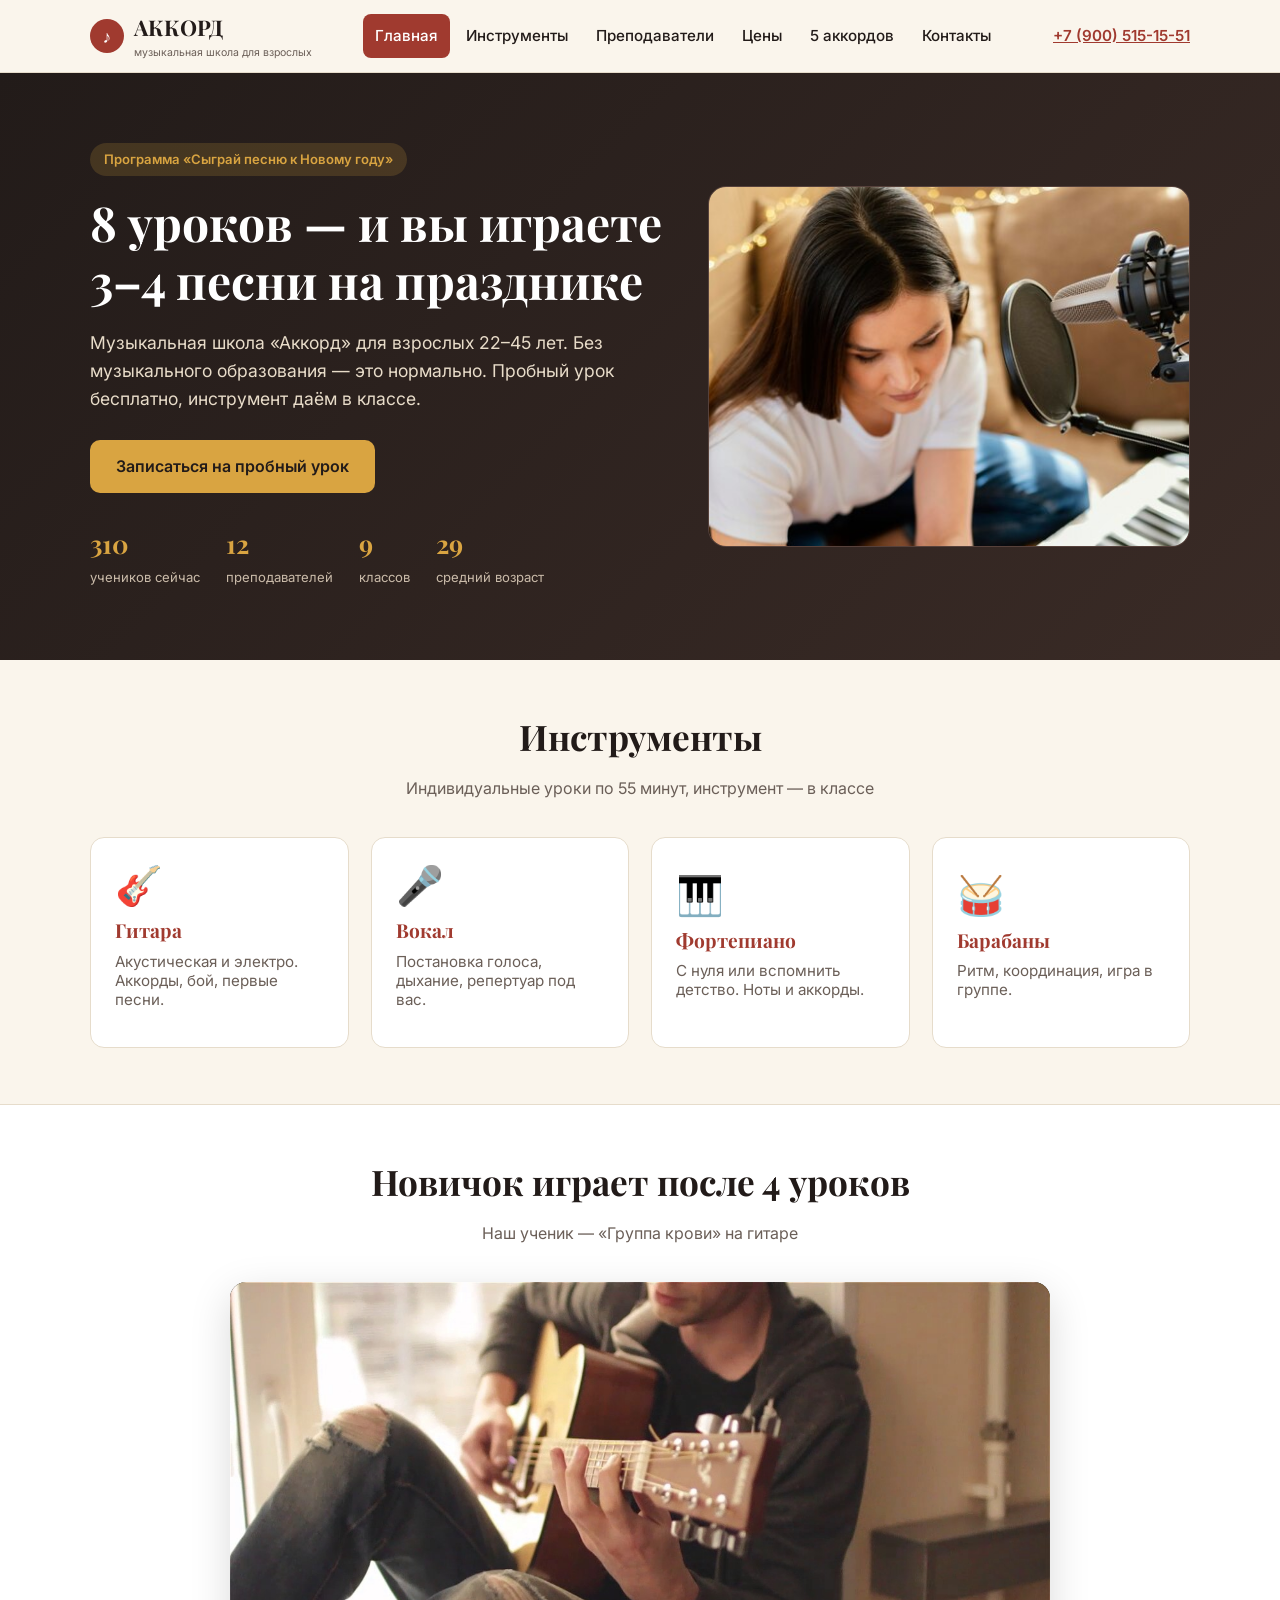
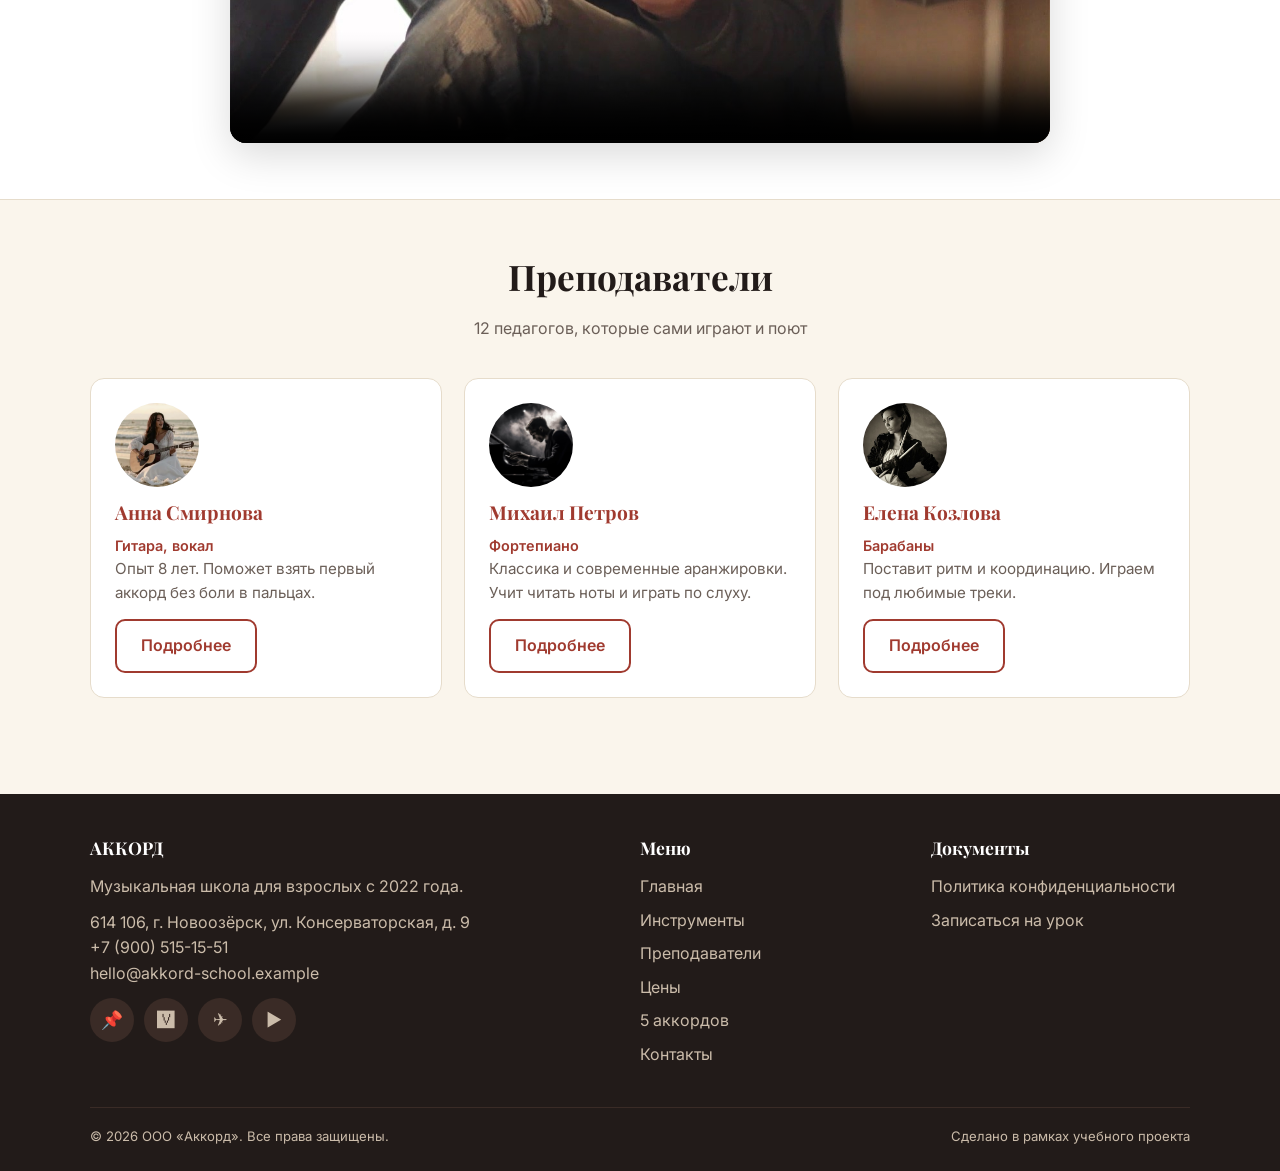
<file: index.html>
<!DOCTYPE html>
<html lang="ru">
<head>
  <meta charset="UTF-8">
  <meta name="viewport" content="width=device-width, initial-scale=1.0">
  <title>Музыкальная школа «Аккорд» — играйте на гитаре, фортепиано, барабанах</title>
  <meta name="description" content="Школа «Аккорд» учит взрослых играть на гитаре, фортепиано, барабанах, укулеле и петь. Пробный урок бесплатно. Программа «Сыграй песню к Новому году»: 8 уроков + концерт.">
  <meta property="og:title" content="Школа «Аккорд» — играйте на гитаре, фортепиано, барабанах">
  <meta property="og:description" content="Обучение взрослых с нуля. Пробный урок бесплатно. Программа «Сыграй песню к Новому году» — 13 900 ₽.">
  <meta property="og:image" content="https://example.com/og-akkord.jpg">
  <meta property="og:type" content="website">
  <link rel="icon" href="data:image/svg+xml,<svg xmlns='http://www.w3.org/2000/svg' viewBox='0 0 100 100'><circle cx='50' cy='50' r='48' fill='%23A03A2F'/><text x='50' y='68' font-size='60' text-anchor='middle' fill='white'>♪</text></svg>">
  <link rel="preconnect" href="https://fonts.googleapis.com">
  <link rel="preconnect" href="https://fonts.gstatic.com" crossorigin>
  <link href="https://fonts.googleapis.com/css2?family=Inter:wght@400;500;600;700&family=Playfair+Display:wght@600;700&display=swap" rel="stylesheet">
  <link rel="stylesheet" href="css/style.css">
  <script async src="https://www.googletagmanager.com/gtag/js?id=G-SXRLS6JNV7"></script>
  <script src="js/analytics.js"></script>
</head>
<body>

<header class="site-header">
  <div class="container header-inner">
    <a href="index.html" class="logo"><span class="note">♪</span><span>АККОРД<small>музыкальная школа для взрослых</small></span></a>
    <nav class="main-nav" id="mainNav">
      <ul>
        <li><a href="index.html" aria-current="page">Главная</a></li>
        <li><a href="instruments.html">Инструменты</a></li>
        <li><a href="teachers.html">Преподаватели</a></li>
        <li><a href="prices.html">Цены</a></li>
        <li><a href="chords.html">5 аккордов</a></li>
        <li><a href="contacts.html">Контакты</a></li>
      </ul>
    </nav>
    <a href="tel:+79005151551" class="header-phone">+7 (900) 515-15-51</a>
    <button class="burger" aria-label="Меню" onclick="document.getElementById('mainNav').classList.toggle('open')">☰</button>
  </div>
</header>

<section class="hero">
  <div class="container hero-grid">
    <div>
      <span class="tag">Программа «Сыграй песню к Новому году»</span>
      <h1>8 уроков — и вы играете 3–4 песни на празднике</h1>
      <p>Музыкальная школа «Аккорд» для взрослых 22–45 лет. Без музыкального образования — это нормально. Пробный урок бесплатно, инструмент даём в классе.</p>
      <a href="contacts.html" class="btn btn-gold" data-event="cta_click" data-button-name="hero_trial" data-page-section="hero">Записаться на пробный урок</a>
      <div class="hero-stats">
        <div><b>310</b><span>учеников сейчас</span></div>
        <div><b>12</b><span>преподавателей</span></div>
        <div><b>9</b><span>классов</span></div>
        <div><b>29</b><span>средний возраст</span></div>
      </div>
    </div>
    <div class="hero-art" style="padding:0; overflow:hidden;">
      <img src="img/hero-bg.jpg" alt="Урок музыки в школе Аккорд" style="width:100%; height:100%; object-fit:cover;">
    </div>
  </div>
</section>

<section id="instruments">
  <div class="container">
    <div class="section-title"><h2>Инструменты</h2><p>Индивидуальные уроки по 55 минут, инструмент — в классе</p></div>
    <div class="grid grid-4">
      <button class="card" data-action="instrument_select" data-instrument="guitar">
        <div class="instrument-icon">🎸</div><h3>Гитара</h3>
        <p>Акустическая и электро. Аккорды, бой, первые песни.</p>
      </button>
      <button class="card" data-action="instrument_select" data-instrument="vocal">
        <div class="instrument-icon">🎤</div><h3>Вокал</h3>
        <p>Постановка голоса, дыхание, репертуар под вас.</p>
      </button>
      <button class="card" data-action="instrument_select" data-instrument="piano">
        <div class="instrument-icon">🎹</div><h3>Фортепиано</h3>
        <p>С нуля или вспомнить детство. Ноты и аккорды.</p>
      </button>
      <button class="card" data-action="instrument_select" data-instrument="drums">
        <div class="instrument-icon">🥁</div><h3>Барабаны</h3>
        <p>Ритм, координация, игра в группе.</p>
      </button>
    </div>
  </div>
</section>

<section style="background:#fff;border-top:1px solid var(--line);border-bottom:1px solid var(--line)">
  <div class="container">
    <div class="section-title"><h2>Новичок играет после 4 уроков</h2><p>Наш ученик — «Группа крови» на гитаре</p></div>
    <div class="video-wrap">
      <video controls poster="img/video-poster.jpg" data-title="student_4_lessons">
        <source src="https://cdn.pixabay.com/video/2020/05/25/40130-424930032_large.mp4" type="video/mp4">
      </video>
    </div>
  </div>
</section>

<section id="teachers">
  <div class="container">
    <div class="section-title"><h2>Преподаватели</h2><p>12 педагогов, которые сами играют и поют</p></div>
    <div class="grid grid-3">
      <div class="card teacher">
        <img src="img/teacher-anna.webp" alt="Анна Смирнова" style="width:84px; height:84px; border-radius:50%; object-fit:cover; margin-bottom:14px;">
        <h3>Анна Смирнова</h3><div class="role">Гитара, вокал</div>
        <p>Опыт 8 лет. Поможет взять первый аккорд без боли в пальцах.</p>
        <a href="teachers.html" class="btn btn-outline" data-action="teacher_view" data-teacher-id="anna" data-instrument="guitar" data-event="cta_click" data-button-name="teacher_anna_home" data-page-section="home_teachers" style="display:inline-flex">Подробнее</a>
      </div>
      <div class="card teacher">
        <img src="img/teacher-mikhail.jpg" alt="Михаил Петров" style="width:84px; height:84px; border-radius:50%; object-fit:cover; margin-bottom:14px;">
        <h3>Михаил Петров</h3><div class="role">Фортепиано</div>
        <p>Классика и современные аранжировки. Учит читать ноты и играть по слуху.</p>
        <a href="teachers.html" class="btn btn-outline" data-action="teacher_view" data-teacher-id="mikhail" data-instrument="piano" data-event="cta_click" data-button-name="teacher_mikhail_home" data-page-section="home_teachers" style="display:inline-flex">Подробнее</a>
      </div>
      <div class="card teacher">
        <img src="img/teacher-elena.jpg" alt="Елена Козлова" style="width:84px; height:84px; border-radius:50%; object-fit:cover; margin-bottom:14px;">
        <h3>Елена Козлова</h3><div class="role">Барабаны</div>
        <p>Поставит ритм и координацию. Играем под любимые треки.</p>
        <a href="teachers.html" class="btn btn-outline" data-action="teacher_view" data-teacher-id="elena" data-instrument="drums" data-event="cta_click" data-button-name="teacher_elena_home" data-page-section="home_teachers" style="display:inline-flex">Подробнее</a>
      </div>
    </div>
  </div>
</section>

<footer class="site-footer">
  <div class="container">
    <div class="footer-grid">
      <div>
        <h4>АККОРД</h4>
        <p style="margin:0 0 10px">Музыкальная школа для взрослых с 2022 года.</p>
        <p style="margin:0">614 106, г. Новоозёрск, ул. Консерваторская, д. 9<br>+7 (900) 515-15-51<br>hello@akkord-school.example</p>
        <div class="socials">
          <a href="https://ru.pinterest.com/musicschoolakkord/" target="_blank" rel="noopener" data-social="pinterest" aria-label="Pinterest">📌</a>
          <a href="https://vk.ru/club242705615" target="_blank" rel="noopener" data-social="vk" aria-label="ВКонтакте">🆅</a>
          <a href="https://t.me/musicschoolakkord" target="_blank" rel="noopener" data-social="telegram" aria-label="Telegram">✈️</a>
          <a href="https://www.youtube.com/@musicschoolakkord" target="_blank" rel="noopener" data-social="youtube" aria-label="YouTube">▶️</a>
        </div>
      </div>
      <div>
        <h4>Меню</h4>
        <ul>
          <li><a href="index.html">Главная</a></li>
          <li><a href="instruments.html">Инструменты</a></li>
          <li><a href="teachers.html">Преподаватели</a></li>
          <li><a href="prices.html">Цены</a></li>
          <li><a href="chords.html">5 аккордов</a></li>
          <li><a href="contacts.html">Контакты</a></li>
        </ul>
      </div>
      <div>
        <h4>Документы</h4>
        <ul>
          <li><a href="privacy.html">Политика конфиденциальности</a></li>
          <li><a href="contacts.html">Записаться на урок</a></li>
        </ul>
      </div>
    </div>
    <div class="copyright">
      <span>© 2026 ООО «Аккорд». Все права защищены.</span>
      <span>Сделано в рамках учебного проекта</span>
    </div>
  </div>
</footer>

<script src="js/chords.js"></script>
</body>
</html>
</file>
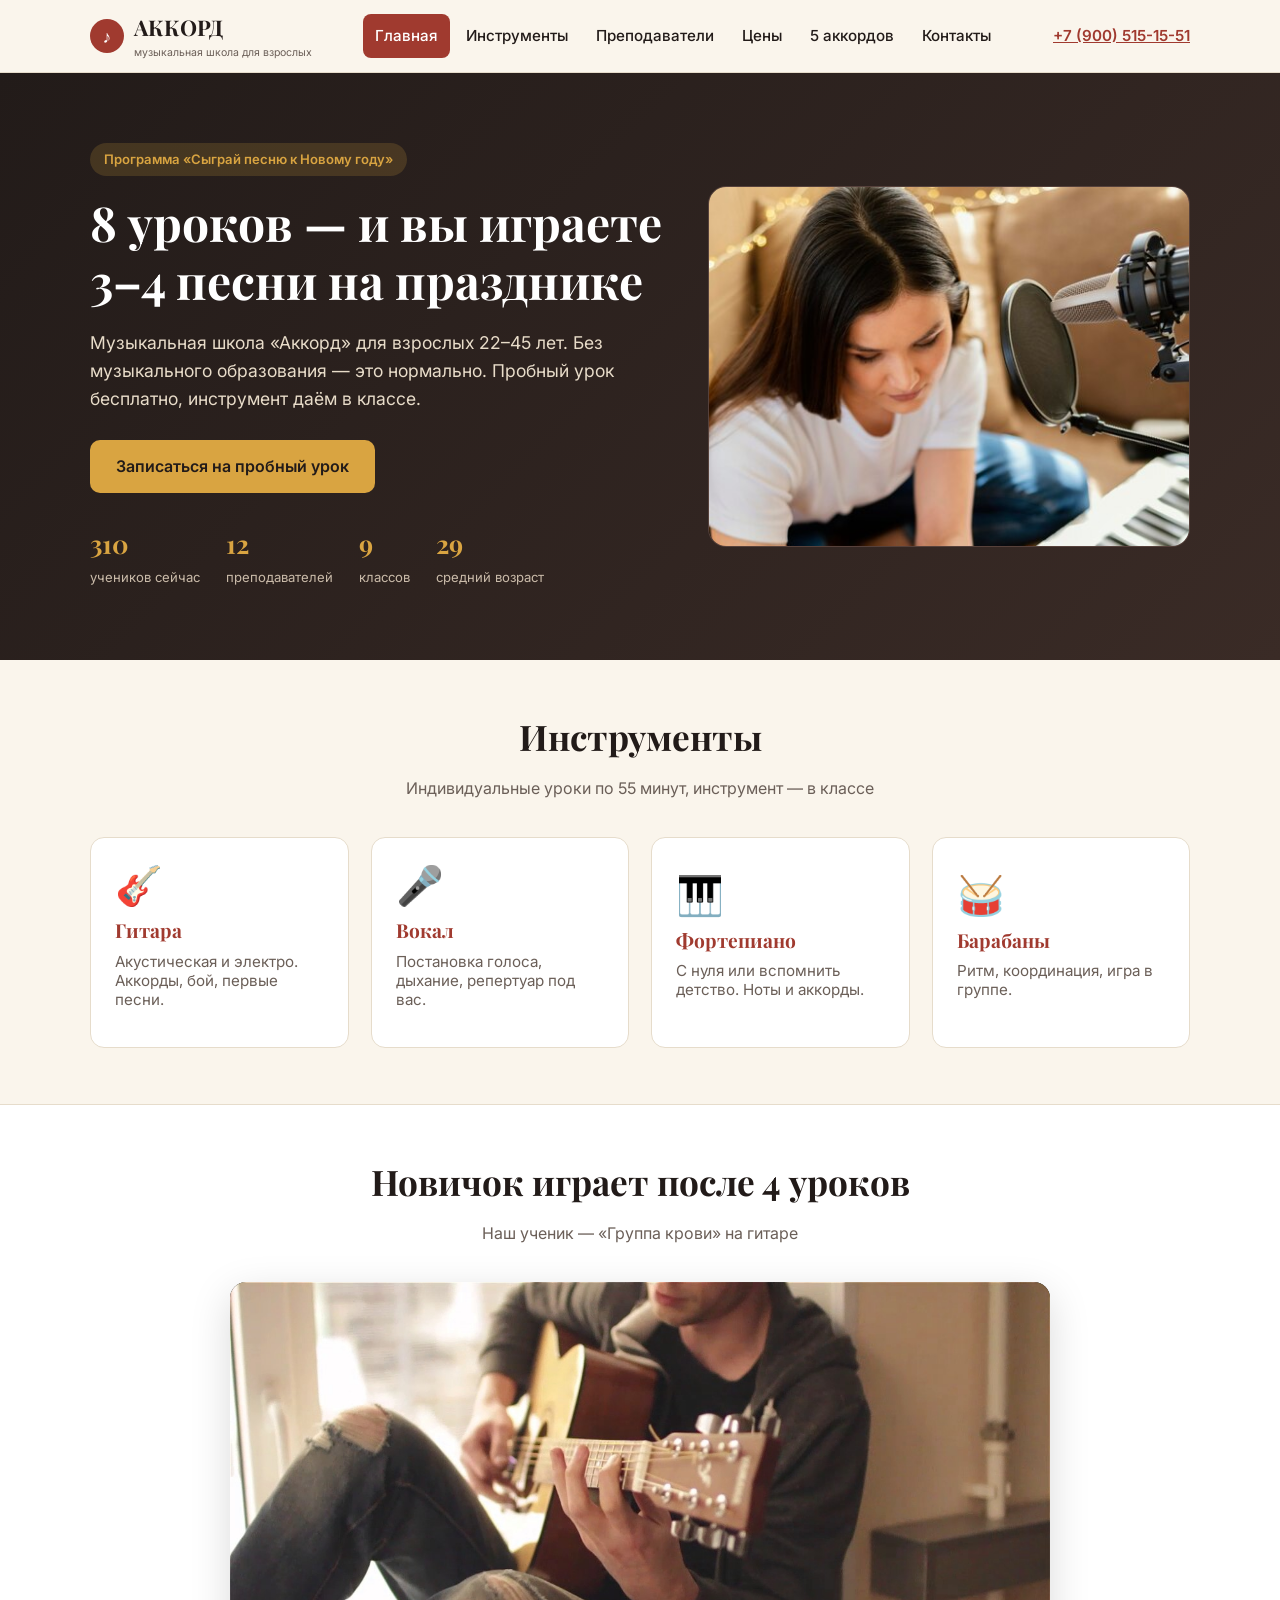
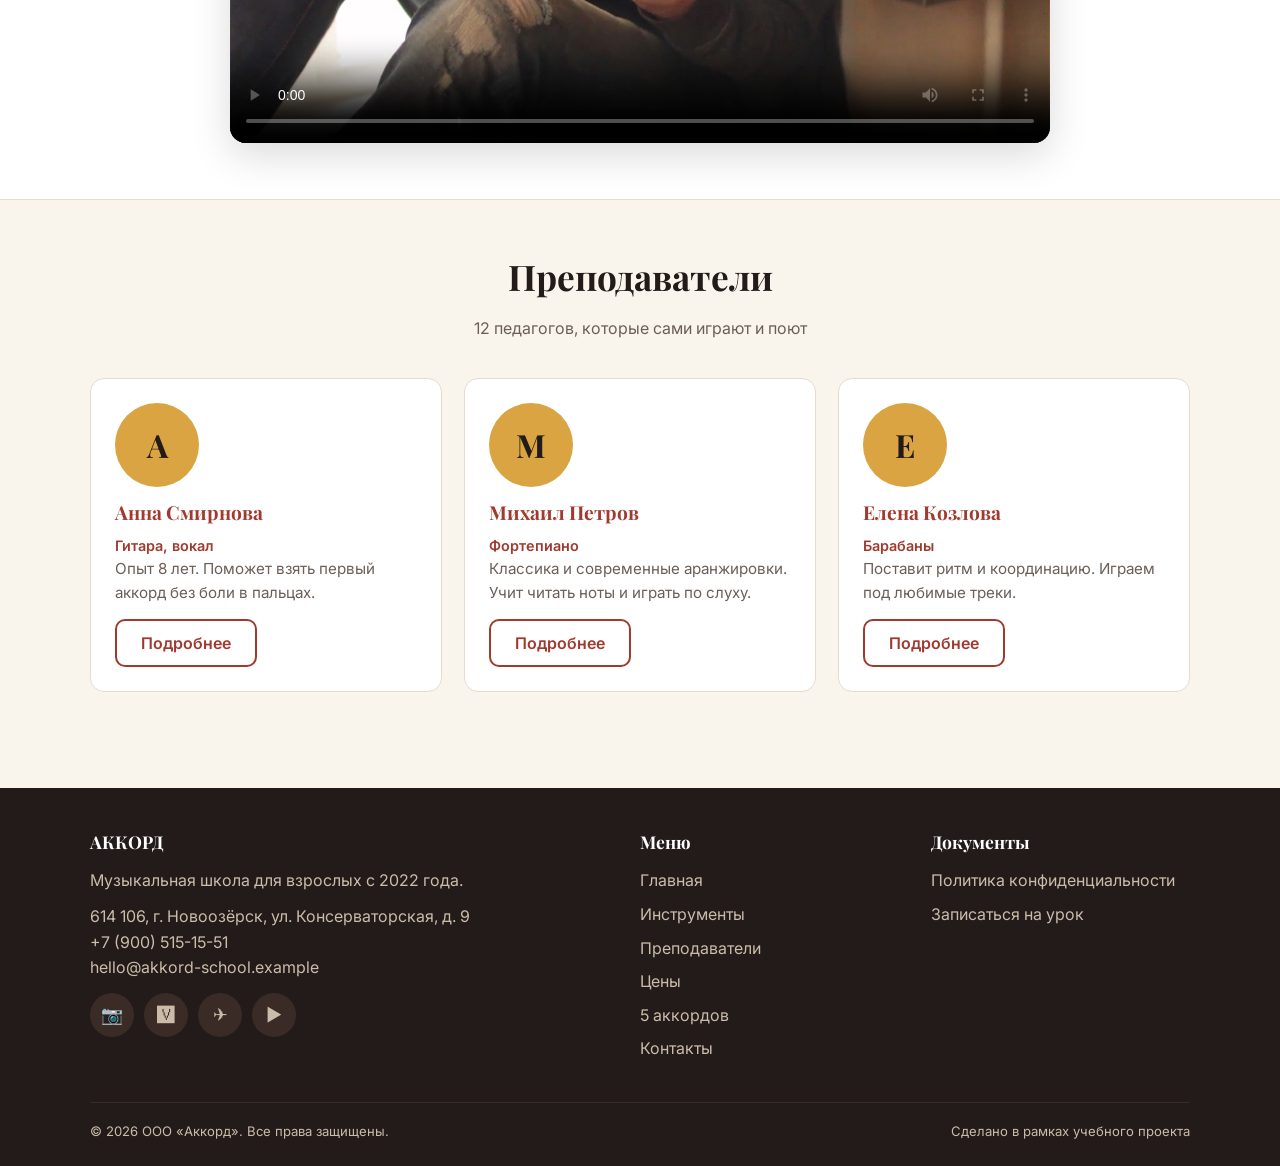
<file: muzykalnaya-shkola-akkord/index.html>
<!DOCTYPE html>
<html lang="ru">
<head>
  <meta charset="UTF-8">
  <meta name="viewport" content="width=device-width, initial-scale=1.0">
  <title>Музыкальная школа «Аккорд» — играйте на гитаре, фортепиано, барабанах</title>
  <meta name="description" content="Школа «Аккорд» учит взрослых играть на гитаре, фортепиано, барабанах, укулеле и петь. Пробный урок бесплатно. Программа «Сыграй песню к Новому году»: 8 уроков + концерт.">
  <meta property="og:title" content="Школа «Аккорд» — играйте на гитаре, фортепиано, барабанах">
  <meta property="og:description" content="Обучение взрослых с нуля. Пробный урок бесплатно. Программа «Сыграй песню к Новому году» — 13 900 ₽.">
  <meta property="og:image" content="https://example.com/og-akkord.jpg">
  <meta property="og:type" content="website">
  <link rel="icon" href="data:image/svg+xml,<svg xmlns='http://www.w3.org/2000/svg' viewBox='0 0 100 100'><circle cx='50' cy='50' r='48' fill='%23A03A2F'/><text x='50' y='68' font-size='60' text-anchor='middle' fill='white'>♪</text></svg>">
  <link rel="preconnect" href="https://fonts.googleapis.com">
  <link rel="preconnect" href="https://fonts.gstatic.com" crossorigin>
  <link href="https://fonts.googleapis.com/css2?family=Inter:wght@400;500;600;700&family=Playfair+Display:wght@600;700&display=swap" rel="stylesheet">
  <link rel="stylesheet" href="css/style.css">
  <script async src="https://www.googletagmanager.com/gtag/js?id=G-XXXXXXXXXX"></script>
  <script src="js/analytics.js"></script>
</head>
<body>

<header class="site-header">
  <div class="container header-inner">
    <a href="index.html" class="logo"><span class="note">♪</span><span>АККОРД<small>музыкальная школа для взрослых</small></span></a>
    <nav class="main-nav" id="mainNav">
      <ul>
        <li><a href="index.html" aria-current="page">Главная</a></li>
        <li><a href="instruments.html">Инструменты</a></li>
        <li><a href="teachers.html">Преподаватели</a></li>
        <li><a href="prices.html">Цены</a></li>
        <li><a href="chords.html">5 аккордов</a></li>
        <li><a href="contacts.html">Контакты</a></li>
      </ul>
    </nav>
    <a href="tel:+79005151551" class="header-phone">+7 (900) 515-15-51</a>
    <button class="burger" aria-label="Меню" onclick="document.getElementById('mainNav').classList.toggle('open')">☰</button>
  </div>
</header>

<section class="hero">
  <div class="container hero-grid">
    <div>
      <span class="tag">Программа «Сыграй песню к Новому году»</span>
      <h1>8 уроков — и вы играете 3–4 песни на празднике</h1>
      <p>Музыкальная школа «Аккорд» для взрослых 22–45 лет. Без музыкального образования — это нормально. Пробный урок бесплатно, инструмент даём в классе.</p>
      <a href="contacts.html" class="btn btn-gold" data-event="cta_click" data-button-name="hero_trial" data-page-section="hero">Записаться на пробный урок</a>
      <div class="hero-stats">
        <div><b>310</b><span>учеников сейчас</span></div>
        <div><b>12</b><span>преподавателей</span></div>
        <div><b>9</b><span>классов</span></div>
        <div><b>29</b><span>средний возраст</span></div>
      </div>
    </div>
        <div class="hero-art" style="padding:0; overflow:hidden;">
      <img src="img/hero-bg.jpg" alt="Урок музыки в школе Аккорд" style="width:100%; height:100%; object-fit:cover;">
    </div>
  </div>
</section>

<section id="instruments">
  <div class="container">
    <div class="section-title"><h2>Инструменты</h2><p>Индивидуальные уроки по 55 минут, инструмент — в классе</p></div>
    <div class="grid grid-4">
      <button class="card" data-action="instrument_select" data-instrument="guitar">
        <div class="instrument-icon">🎸</div><h3>Гитара</h3>
        <p>Акустическая и электро. Аккорды, бой, первые песни.</p>
      </button>
      <button class="card" data-action="instrument_select" data-instrument="vocal">
        <div class="instrument-icon">🎤</div><h3>Вокал</h3>
        <p>Постановка голоса, дыхание, репертуар под вас.</p>
      </button>
      <button class="card" data-action="instrument_select" data-instrument="piano">
        <div class="instrument-icon">🎹</div><h3>Фортепиано</h3>
        <p>С нуля или вспомнить детство. Ноты и аккорды.</p>
      </button>
      <button class="card" data-action="instrument_select" data-instrument="drums">
        <div class="instrument-icon">🥁</div><h3>Барабаны</h3>
        <p>Ритм, координация, игра в группе.</p>
      </button>
    </div>
  </div>
</section>

<section style="background:#fff;border-top:1px solid var(--line);border-bottom:1px solid var(--line)">
  <div class="container">
    <div class="section-title"><h2>Новичок играет после 4 уроков</h2><p>Наш ученик — «Группа крови» на гитаре</p></div>
    <div class="video-wrap">
        <video controls poster="img/video-poster.jpg" data-title="student_4_lessons"></video>
        <source src="https://cdn.pixabay.com/video/2020/05/25/40130-424930032_large.mp4" type="video/mp4">
      </video>
    </div>
  </div>
</section>

<section id="teachers">
  <div class="container">
    <div class="section-title"><h2>Преподаватели</h2><p>12 педагогов, которые сами играют и поют</p></div>
    <div class="grid grid-3">
      <div class="card teacher">
        <div class="avatar">А</div><h3>Анна Смирнова</h3><div class="role">Гитара, вокал</div>
        <p>Опыт 8 лет. Поможет взять первый аккорд без боли в пальцах.</p>
        <button class="btn btn-outline" data-action="teacher_view" data-teacher-id="anna" data-instrument="guitar">Подробнее</button>
      </div>
      <div class="card teacher">
        <div class="avatar">М</div><h3>Михаил Петров</h3><div class="role">Фортепиано</div>
        <p>Классика и современные аранжировки. Учит читать ноты и играть по слуху.</p>
        <button class="btn btn-outline" data-action="teacher_view" data-teacher-id="mikhail" data-instrument="piano">Подробнее</button>
      </div>
      <div class="card teacher">
        <div class="avatar">Е</div><h3>Елена Козлова</h3><div class="role">Барабаны</div>
        <p>Поставит ритм и координацию. Играем под любимые треки.</p>
        <button class="btn btn-outline" data-action="teacher_view" data-teacher-id="elena" data-instrument="drums">Подробнее</button>
      </div>
    </div>
  </div>
</section>

<footer class="site-footer">
  <div class="container">
    <div class="footer-grid">
      <div>
        <h4>АККОРД</h4>
        <p style="margin:0 0 10px">Музыкальная школа для взрослых с 2022 года.</p>
        <p style="margin:0">614 106, г. Новоозёрск, ул. Консерваторская, д. 9<br>+7 (900) 515-15-51<br>hello@akkord-school.example</p>
        <div class="socials">
          <a href="https://instagram.com" target="_blank" rel="noopener" data-social="instagram" aria-label="Instagram">📷</a>
          <a href="https://vk.com" target="_blank" rel="noopener" data-social="vk" aria-label="ВКонтакте">🆅</a>
          <a href="https://t.me" target="_blank" rel="noopener" data-social="telegram" aria-label="Telegram">✈️</a>
          <a href="https://youtube.com" target="_blank" rel="noopener" data-social="youtube" aria-label="YouTube">▶️</a>
        </div>
      </div>
      <div>
        <h4>Меню</h4>
        <ul>
          <li><a href="index.html">Главная</a></li>
          <li><a href="instruments.html">Инструменты</a></li>
          <li><a href="teachers.html">Преподаватели</a></li>
          <li><a href="prices.html">Цены</a></li>
          <li><a href="chords.html">5 аккордов</a></li>
          <li><a href="contacts.html">Контакты</a></li>
        </ul>
      </div>
      <div>
        <h4>Документы</h4>
        <ul>
          <li><a href="privacy.html">Политика конфиденциальности</a></li>
          <li><a href="contacts.html">Записаться на урок</a></li>
        </ul>
      </div>
    </div>
    <div class="copyright">
      <span>© 2026 ООО «Аккорд». Все права защищены.</span>
      <span>Сделано в рамках учебного проекта</span>
    </div>
  </div>
</footer>

<script src="js/chords.js"></script>
</body>
</html>
</file>
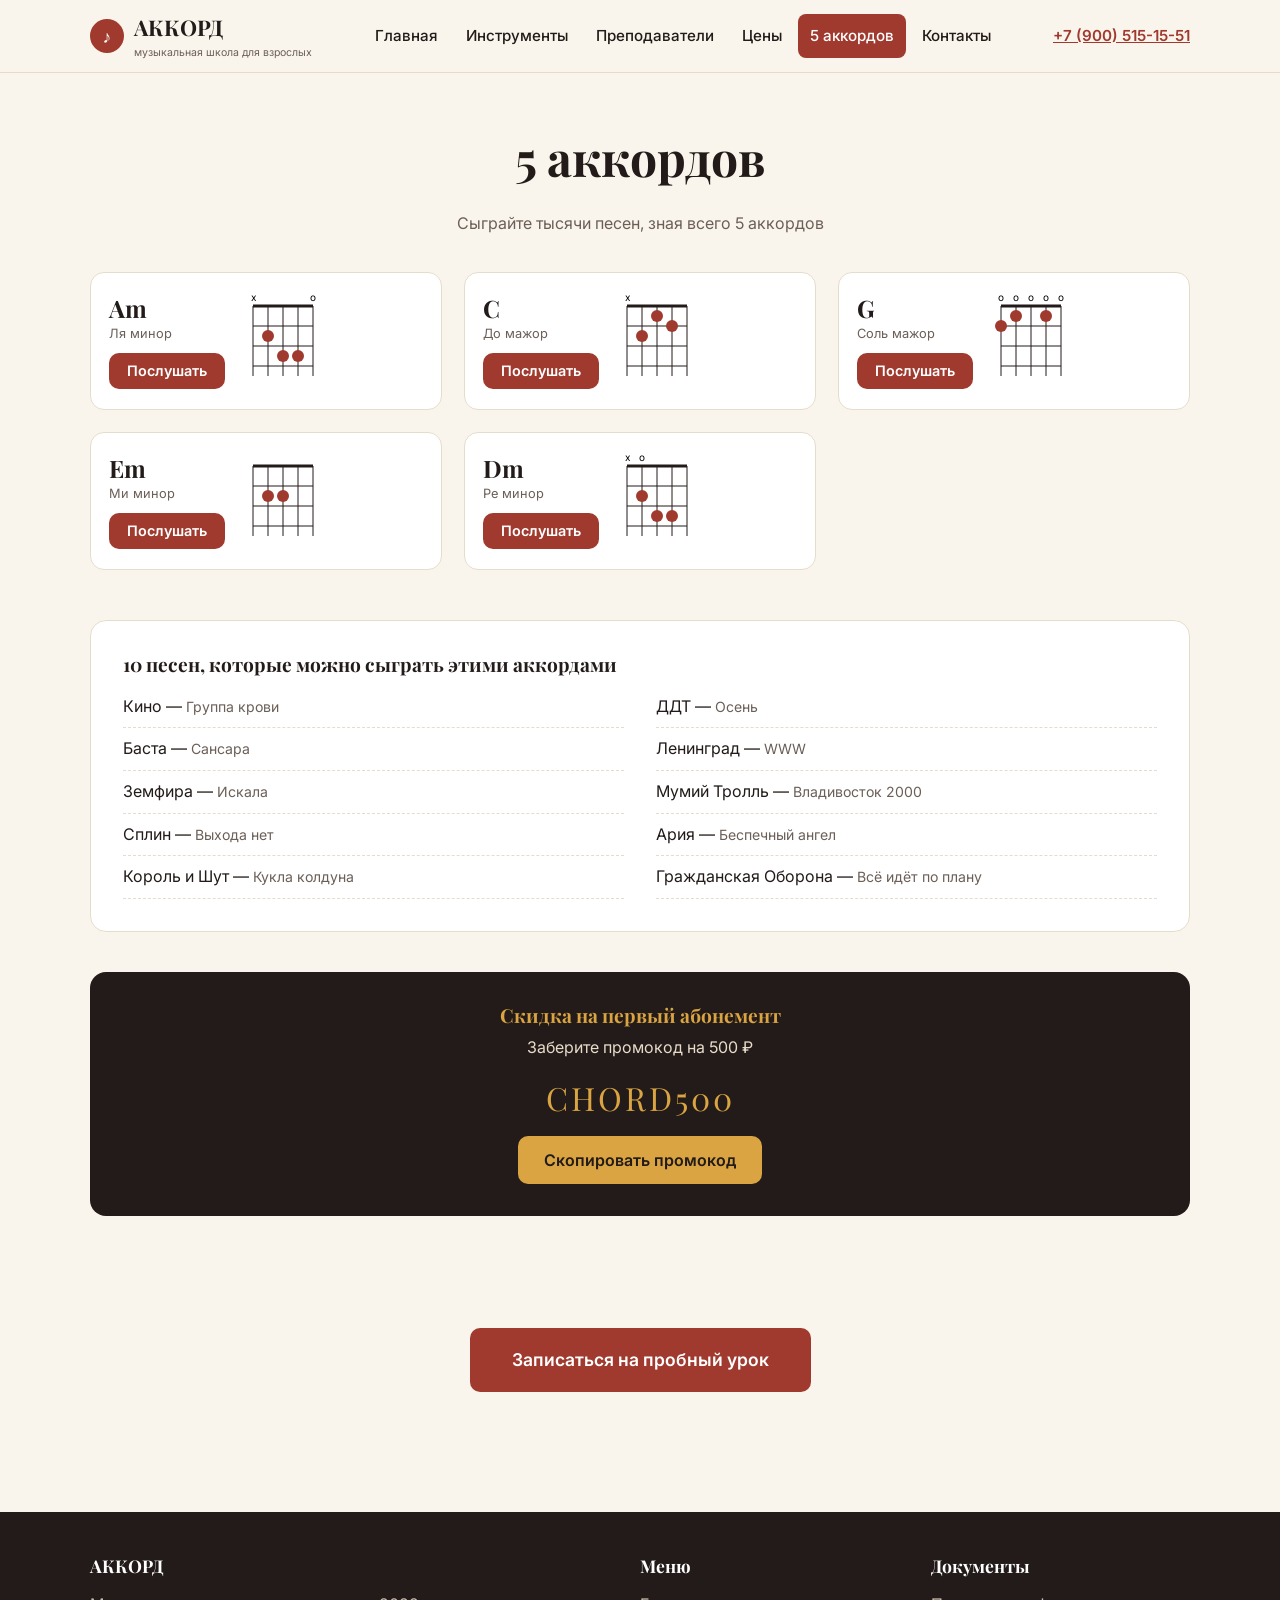
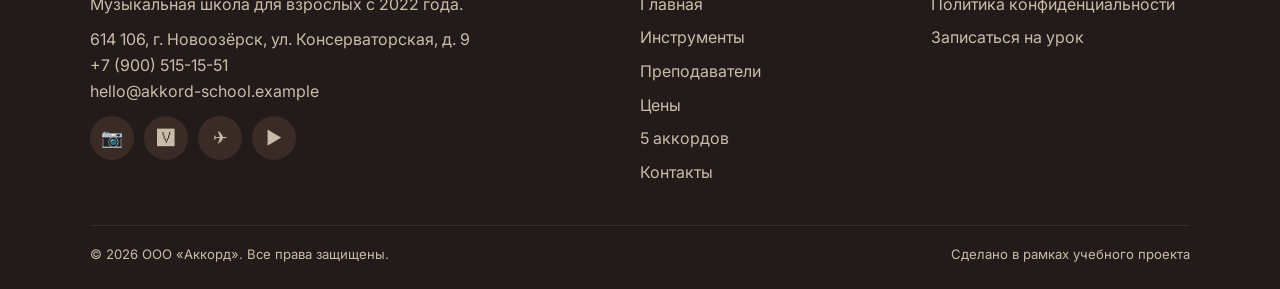
<file: chords.html>
<!DOCTYPE html>
<html lang="ru">
<head>
  <meta charset="UTF-8">
  <meta name="viewport" content="width=device-width, initial-scale=1.0">
  <title>5 аккордов — музыкальная школа «Аккорд»</title>
  <meta name="description" content="Выучите 5 базовых аккордов на гитаре и сыграйте 10 песен. Аппликатура и звук.">
  <meta property="og:title" content="5 аккордов на гитаре — школа «Аккорд»">
  <meta property="og:description" content="Am, C, G, Em, Dm. С аппликатурой и звуком.">
  <meta property="og:image" content="https://example.com/og-chords.jpg">
  <link rel="icon" href="data:image/svg+xml,<svg xmlns='http://www.w3.org/2000/svg' viewBox='0 0 100 100'><circle cx='50' cy='50' r='48' fill='%23A03A2F'/><text x='50' y='68' font-size='60' text-anchor='middle' fill='white'>♪</text></svg>">
  <link rel="preconnect" href="https://fonts.googleapis.com">
  <link rel="preconnect" href="https://fonts.gstatic.com" crossorigin>
  <link href="https://fonts.googleapis.com/css2?family=Inter:wght@400;500;600;700&family=Playfair+Display:wght@600;700&display=swap" rel="stylesheet">
  <link rel="stylesheet" href="css/style.css">
  <script async src="https://www.googletagmanager.com/gtag/js?id=G-SXRLS6JNV7"></script>
  <script src="js/analytics.js"></script>
</head>
<body>

<header class="site-header">
  <div class="container header-inner">
    <a href="index.html" class="logo"><span class="note">♪</span><span>АККОРД<small>музыкальная школа для взрослых</small></span></a>
    <nav class="main-nav" id="mainNav">
      <ul>
        <li><a href="index.html">Главная</a></li>
        <li><a href="instruments.html">Инструменты</a></li>
        <li><a href="teachers.html">Преподаватели</a></li>
        <li><a href="prices.html">Цены</a></li>
        <li><a href="chords.html" aria-current="page">5 аккордов</a></li>
        <li><a href="contacts.html">Контакты</a></li>
      </ul>
    </nav>
    <a href="tel:+79005151551" class="header-phone">+7 (900) 515-15-51</a>
    <button class="burger" aria-label="Меню" onclick="document.getElementById('mainNav').classList.toggle('open')">☰</button>
  </div>
</header>

<section>
  <div class="container">
    <div class="section-title"><h1>5 аккордов</h1><p>Сыграйте тысячи песен, зная всего 5 аккордов</p></div>
    
    <div class="grid grid-3" style="margin-bottom: 50px;">
      <!-- Am -->
      <div class="chord-card">
        <div>
          <h3 class="name">Am</h3><div class="hint">Ля минор</div>
          <button class="btn btn-primary" data-chord="Am" style="padding: 6px 16px; min-height: 36px; font-size: 0.9rem">Послушать</button>
        </div>
        <svg width="80" height="100" viewBox="0 0 80 100">
          <line x1="10" y1="15" x2="70" y2="15" stroke="#221B19" stroke-width="3"/>
          <line x1="10" y1="35" x2="70" y2="35" stroke="#221B19" stroke-width="1"/>
          <line x1="10" y1="55" x2="70" y2="55" stroke="#221B19" stroke-width="1"/>
          <line x1="10" y1="75" x2="70" y2="75" stroke="#221B19" stroke-width="1"/>
          <line x1="10" y1="15" x2="10" y2="85" stroke="#221B19" stroke-width="1"/>
          <line x1="25" y1="15" x2="25" y2="85" stroke="#221B19" stroke-width="1"/>
          <line x1="40" y1="15" x2="40" y2="85" stroke="#221B19" stroke-width="1"/>
          <line x1="55" y1="15" x2="55" y2="85" stroke="#221B19" stroke-width="1"/>
          <line x1="70" y1="15" x2="70" y2="85" stroke="#221B19" stroke-width="1"/>
          <circle cx="25" cy="45" r="6" fill="#A03A2F"/>
          <circle cx="40" cy="65" r="6" fill="#A03A2F"/>
          <circle cx="55" cy="65" r="6" fill="#A03A2F"/>
          <text x="10" y="10" font-size="10" text-anchor="middle">x</text>
          <text x="70" y="10" font-size="10" text-anchor="middle">o</text>
        </svg>
      </div>
      <!-- C -->
      <div class="chord-card">
        <div>
          <h3 class="name">C</h3><div class="hint">До мажор</div>
          <button class="btn btn-primary" data-chord="C" style="padding: 6px 16px; min-height: 36px; font-size: 0.9rem">Послушать</button>
        </div>
        <svg width="80" height="100" viewBox="0 0 80 100">
          <line x1="10" y1="15" x2="70" y2="15" stroke="#221B19" stroke-width="3"/>
          <line x1="10" y1="35" x2="70" y2="35" stroke="#221B19" stroke-width="1"/>
          <line x1="10" y1="55" x2="70" y2="55" stroke="#221B19" stroke-width="1"/>
          <line x1="10" y1="75" x2="70" y2="75" stroke="#221B19" stroke-width="1"/>
          <line x1="10" y1="15" x2="10" y2="85" stroke="#221B19" stroke-width="1"/>
          <line x1="25" y1="15" x2="25" y2="85" stroke="#221B19" stroke-width="1"/>
          <line x1="40" y1="15" x2="40" y2="85" stroke="#221B19" stroke-width="1"/>
          <line x1="55" y1="15" x2="55" y2="85" stroke="#221B19" stroke-width="1"/>
          <line x1="70" y1="15" x2="70" y2="85" stroke="#221B19" stroke-width="1"/>
          <circle cx="25" cy="45" r="6" fill="#A03A2F"/>
          <circle cx="40" cy="25" r="6" fill="#A03A2F"/>
          <circle cx="55" cy="35" r="6" fill="#A03A2F"/>
          <text x="10" y="10" font-size="10" text-anchor="middle">x</text>
        </svg>
      </div>
      <!-- G -->
      <div class="chord-card">
        <div>
          <h3 class="name">G</h3><div class="hint">Соль мажор</div>
          <button class="btn btn-primary" data-chord="G" style="padding: 6px 16px; min-height: 36px; font-size: 0.9rem">Послушать</button>
        </div>
        <svg width="80" height="100" viewBox="0 0 80 100">
          <line x1="10" y1="15" x2="70" y2="15" stroke="#221B19" stroke-width="3"/>
          <line x1="10" y1="35" x2="70" y2="35" stroke="#221B19" stroke-width="1"/>
          <line x1="10" y1="55" x2="70" y2="55" stroke="#221B19" stroke-width="1"/>
          <line x1="10" y1="75" x2="70" y2="75" stroke="#221B19" stroke-width="1"/>
          <line x1="10" y1="15" x2="10" y2="85" stroke="#221B19" stroke-width="1"/>
          <line x1="25" y1="15" x2="25" y2="85" stroke="#221B19" stroke-width="1"/>
          <line x1="40" y1="15" x2="40" y2="85" stroke="#221B19" stroke-width="1"/>
          <line x1="55" y1="15" x2="55" y2="85" stroke="#221B19" stroke-width="1"/>
          <line x1="70" y1="15" x2="70" y2="85" stroke="#221B19" stroke-width="1"/>
          <circle cx="25" cy="25" r="6" fill="#A03A2F"/>
          <circle cx="55" cy="25" r="6" fill="#A03A2F"/>
          <circle cx="10" cy="35" r="6" fill="#A03A2F"/>
          <text x="10" y="10" font-size="10" text-anchor="middle">o</text>
          <text x="25" y="10" font-size="10" text-anchor="middle">o</text>
          <text x="40" y="10" font-size="10" text-anchor="middle">o</text>
          <text x="55" y="10" font-size="10" text-anchor="middle">o</text>
          <text x="70" y="10" font-size="10" text-anchor="middle">o</text>
        </svg>
      </div>
      <!-- Em -->
      <div class="chord-card">
        <div>
          <h3 class="name">Em</h3><div class="hint">Ми минор</div>
          <button class="btn btn-primary" data-chord="Em" style="padding: 6px 16px; min-height: 36px; font-size: 0.9rem">Послушать</button>
        </div>
        <svg width="80" height="100" viewBox="0 0 80 100">
          <line x1="10" y1="15" x2="70" y2="15" stroke="#221B19" stroke-width="3"/>
          <line x1="10" y1="35" x2="70" y2="35" stroke="#221B19" stroke-width="1"/>
          <line x1="10" y1="55" x2="70" y2="55" stroke="#221B19" stroke-width="1"/>
          <line x1="10" y1="75" x2="70" y2="75" stroke="#221B19" stroke-width="1"/>
          <line x1="10" y1="15" x2="10" y2="85" stroke="#221B19" stroke-width="1"/>
          <line x1="25" y1="15" x2="25" y2="85" stroke="#221B19" stroke-width="1"/>
          <line x1="40" y1="15" x2="40" y2="85" stroke="#221B19" stroke-width="1"/>
          <line x1="55" y1="15" x2="55" y2="85" stroke="#221B19" stroke-width="1"/>
          <line x1="70" y1="15" x2="70" y2="85" stroke="#221B19" stroke-width="1"/>
          <circle cx="25" cy="45" r="6" fill="#A03A2F"/>
          <circle cx="40" cy="45" r="6" fill="#A03A2F"/>
          <circle cx="10" y="10" font-size="10" text-anchor="middle">o</text>
          <text x="25" y="10" font-size="10" text-anchor="middle">o</text>
          <text x="40" y="10" font-size="10" text-anchor="middle">o</text>
          <text x="55" y="10" font-size="10" text-anchor="middle">o</text>
          <text x="70" y="10" font-size="10" text-anchor="middle">o</text>
        </svg>
      </div>
      <!-- Dm -->
      <div class="chord-card">
        <div>
          <h3 class="name">Dm</h3><div class="hint">Ре минор</div>
          <button class="btn btn-primary" data-chord="Dm" style="padding: 6px 16px; min-height: 36px; font-size: 0.9rem">Послушать</button>
        </div>
        <svg width="80" height="100" viewBox="0 0 80 100">
          <line x1="10" y1="15" x2="70" y2="15" stroke="#221B19" stroke-width="3"/>
          <line x1="10" y1="35" x2="70" y2="35" stroke="#221B19" stroke-width="1"/>
          <line x1="10" y1="55" x2="70" y2="55" stroke="#221B19" stroke-width="1"/>
          <line x1="10" y1="75" x2="70" y2="75" stroke="#221B19" stroke-width="1"/>
          <line x1="10" y1="15" x2="10" y2="85" stroke="#221B19" stroke-width="1"/>
          <line x1="25" y1="15" x2="25" y2="85" stroke="#221B19" stroke-width="1"/>
          <line x1="40" y1="15" x2="40" y2="85" stroke="#221B19" stroke-width="1"/>
          <line x1="55" y1="15" x2="55" y2="85" stroke="#221B19" stroke-width="1"/>
          <line x1="70" y1="15" x2="70" y2="85" stroke="#221B19" stroke-width="1"/>
          <circle cx="25" cy="45" r="6" fill="#A03A2F"/>
          <circle cx="40" cy="65" r="6" fill="#A03A2F"/>
          <circle cx="55" cy="65" r="6" fill="#A03A2F"/>
          <text x="10" y="10" font-size="10" text-anchor="middle">x</text>
          <text x="25" y="10" font-size="10" text-anchor="middle">o</text>
        </svg>
      </div>
    </div>
    
    <div style="background: #fff; padding: 32px; border-radius: 16px; border: 1px solid var(--line); margin-bottom: 40px;">
      <h3 style="margin-top:0">10 песен, которые можно сыграть этими аккордами</h3>
      <ul class="songs-list">
        <li>Кино — <span>Группа крови</span></li>
        <li>Баста — <span>Сансара</span></li>
        <li>Земфира — <span>Искала</span></li>
        <li>Сплин — <span>Выхода нет</span></li>
        <li>Король и Шут — <span>Кукла колдуна</span></li>
        <li>ДДТ — <span>Осень</span></li>
        <li>Ленинград — <span>WWW</span></li>
        <li>Мумий Тролль — <span>Владивосток 2000</span></li>
        <li>Ария — <span>Беспечный ангел</span></li>
        <li>Гражданская Оборона — <span>Всё идёт по плану</span></li>
      </ul>
    </div>

    <div class="promo-box">
      <h3 style="color:var(--gold); margin-bottom:8px">Скидка на первый абонемент</h3>
      <p style="color:#e8dcc9; margin:0">Заберите промокод на 500 ₽</p>
      <div class="promo-code">CHORD500</div>
      <button class="btn btn-gold" data-promo="CHORD500"><span data-label>Скопировать промокод</span></button>
    </div>
  </div>
</section>

<section style="text-align:center; padding-bottom: 80px;">
  <a href="contacts.html" class="btn btn-primary" data-event="cta_click" data-button-name="chords_trial" data-page-section="chords" style="font-size:1.1rem; padding: 16px 40px;">Записаться на пробный урок</a>
</section>

<footer class="site-footer">
  <div class="container">
    <div class="footer-grid">
      <div>
        <h4>АККОРД</h4>
        <p style="margin:0 0 10px">Музыкальная школа для взрослых с 2022 года.</p>
        <p style="margin:0">614 106, г. Новоозёрск, ул. Консерваторская, д. 9<br>+7 (900) 515-15-51<br>hello@akkord-school.example</p>
        <div class="socials">
          <a href="https://ru.pinterest.com/musicschoolakkord/" target="_blank" rel="noopener" data-social="instagram" aria-label="Instagram">📷</a>
          <a href="https://vk.ru/club242705615" target="_blank" rel="noopener" data-social="vk" aria-label="ВКонтакте">🆅</a>
          <a href="https://t.me/musicschoolakkord" target="_blank" rel="noopener" data-social="telegram" aria-label="Telegram">✈️</a>
          <a href="https://www.youtube.com/@musicschoolakkord" target="_blank" rel="noopener" data-social="youtube" aria-label="YouTube">▶️</a>
        </div>
      </div>
      <div>
        <h4>Меню</h4>
        <ul>
          <li><a href="index.html">Главная</a></li>
          <li><a href="instruments.html">Инструменты</a></li>
          <li><a href="teachers.html">Преподаватели</a></li>
          <li><a href="prices.html">Цены</a></li>
          <li><a href="chords.html">5 аккордов</a></li>
          <li><a href="contacts.html">Контакты</a></li>
        </ul>
      </div>
      <div>
        <h4>Документы</h4>
        <ul>
          <li><a href="privacy.html">Политика конфиденциальности</a></li>
          <li><a href="contacts.html">Записаться на урок</a></li>
        </ul>
      </div>
    </div>
    <div class="copyright">
      <span>© 2026 ООО «Аккорд». Все права защищены.</span>
      <span>Сделано в рамках учебного проекта</span>
    </div>
  </div>
</footer>

<!-- Подключаем скрипт для звука аккордов -->
<script src="js/chords.js"></script>
</body>
</html>
</file>
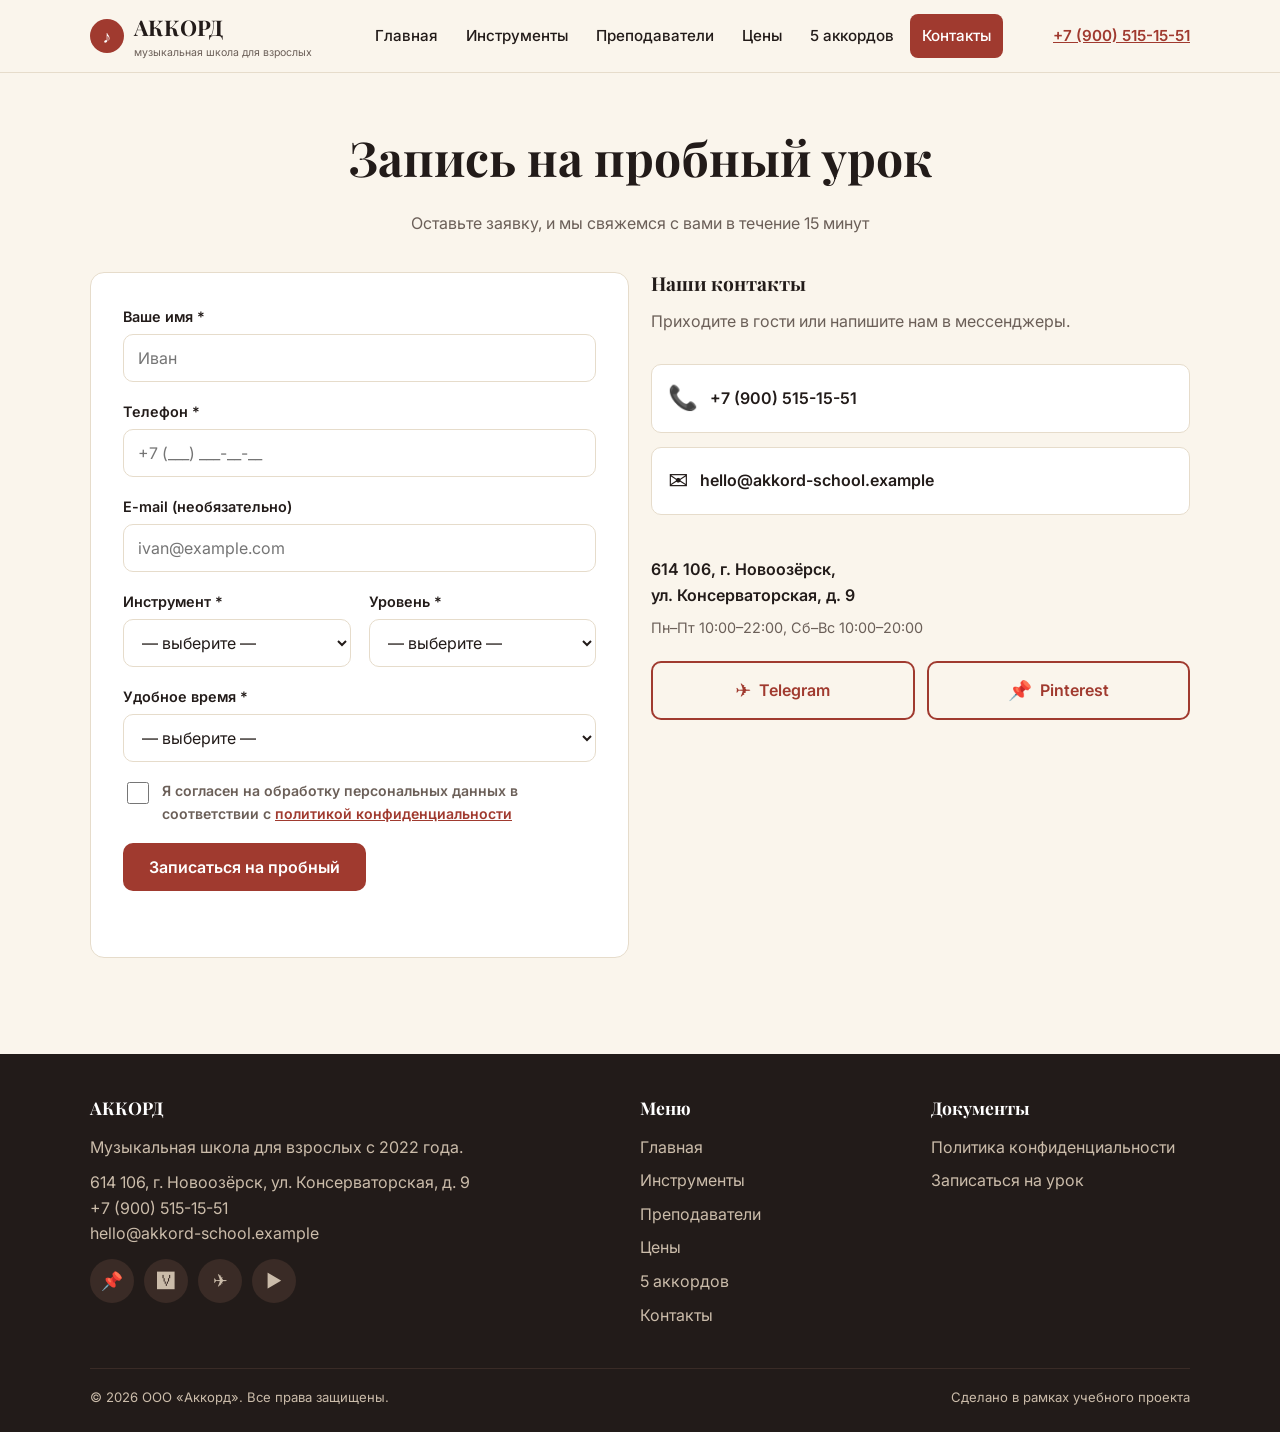
<file: contacts.html>
<!DOCTYPE html>
<html lang="ru">
<head>
  <meta charset="UTF-8">
  <meta name="viewport" content="width=device-width, initial-scale=1.0">
  <title>Контакты и запись — музыкальная школа «Аккорд»</title>
  <meta name="description" content="Запишитесь на бесплатный пробный урок в школу «Аккорд». Наш адрес, телефон и форма заявки.">
  <meta property="og:title" content="Запись на пробный урок — школа «Аккорд»">
  <meta property="og:description" content="Оставьте заявку, и мы свяжемся с вами в течение 15 минут.">
  <meta property="og:image" content="https://example.com/og-contacts.jpg">
  <link rel="icon" href="data:image/svg+xml,<svg xmlns='http://www.w3.org/2000/svg' viewBox='0 0 100 100'><circle cx='50' cy='50' r='48' fill='%23A03A2F'/><text x='50' y='68' font-size='60' text-anchor='middle' fill='white'>♪</text></svg>">
  <link rel="preconnect" href="https://fonts.googleapis.com">
  <link rel="preconnect" href="https://fonts.gstatic.com" crossorigin>
  <link href="https://fonts.googleapis.com/css2?family=Inter:wght@400;500;600;700&family=Playfair+Display:wght@600;700&display=swap" rel="stylesheet">
  <link rel="stylesheet" href="css/style.css">
  <script async src="https://www.googletagmanager.com/gtag/js?id=G-SXRLS6JNV7"></script>
  <script src="js/analytics.js"></script>
</head>
<body>

<header class="site-header">
  <div class="container header-inner">
    <a href="index.html" class="logo"><span class="note">♪</span><span>АККОРД<small>музыкальная школа для взрослых</small></span></a>
    <nav class="main-nav" id="mainNav">
      <ul>
        <li><a href="index.html">Главная</a></li>
        <li><a href="instruments.html">Инструменты</a></li>
        <li><a href="teachers.html">Преподаватели</a></li>
        <li><a href="prices.html">Цены</a></li>
        <li><a href="chords.html">5 аккордов</a></li>
        <li><a href="contacts.html" aria-current="page">Контакты</a></li>
      </ul>
    </nav>
    <a href="tel:+79005151551" class="header-phone">+7 (900) 515-15-51</a>
    <button class="burger" aria-label="Меню" onclick="document.getElementById('mainNav').classList.toggle('open')">☰</button>
  </div>
</header>

<section>
  <div class="container">
    <div class="section-title"><h1>Запись на пробный урок</h1><p>Оставьте заявку, и мы свяжемся с вами в течение 15 минут</p></div>
    
    <div class="grid grid-2">
      <!-- Форма -->
      <div class="card" style="padding: 32px;">
        <form id="lead-form" novalidate>
          <!-- Скрытые поля для аналитики -->
          <input type="hidden" name="request_id" value="">
          <input type="hidden" name="utm_source" value="">
          <input type="hidden" name="utm_medium" value="">
          <input type="hidden" name="utm_campaign" value="">
          <input type="hidden" name="utm_content" value="">

          <div class="form-grid">
            <div class="field full">
              <label for="name">Ваше имя *</label>
              <input type="text" id="name" name="name" placeholder="Иван" required>
              <div class="err-msg"></div>
            </div>
            <div class="field full">
              <label for="phone">Телефон *</label>
              <input type="tel" id="phone" name="phone" placeholder="+7 (___) ___-__-__" required>
              <div class="err-msg"></div>
            </div>
            <div class="field full">
              <label for="email">E-mail (необязательно)</label>
              <input type="email" id="email" name="email" placeholder="ivan@example.com">
              <div class="err-msg"></div>
            </div>
            <div class="field">
              <label for="instrument">Инструмент *</label>
              <select id="instrument" name="instrument" required>
                <option value="">— выберите —</option>
                <option value="guitar">Гитара</option>
                <option value="vocal">Вокал</option>
                <option value="piano">Фортепиано</option>
                <option value="drums">Барабаны</option>
                <option value="ukulele">Укулеле</option>
              </select>
              <div class="err-msg"></div>
            </div>
            <div class="field">
              <label for="level">Уровень *</label>
              <select id="level" name="level" required>
                <option value="">— выберите —</option>
                <option value="zero">С нуля</option>
                <option value="some">Играл(а) раньше</option>
                <option value="advanced">Продолжаю</option>
              </select>
              <div class="err-msg"></div>
            </div>
            <div class="field full">
              <label for="preferred_time">Удобное время *</label>
              <select id="preferred_time" name="preferred_time" required>
                <option value="">— выберите —</option>
                <option value="morning">Утро (10:00 – 13:00)</option>
                <option value="day">День (13:00 – 18:00)</option>
                <option value="evening">Вечер (18:00 – 22:00)</option>
                <option value="weekend">Выходные</option>
              </select>
              <div class="err-msg"></div>
            </div>
            
            <label class="checkbox">
              <input type="checkbox" name="consent" required>
              <span>Я согласен на обработку персональных данных в соответствии с <a href="privacy.html" target="_blank">политикой конфиденциальности</a></span>
            </label>
            <div class="err-msg" style="grid-column: 1/-1; margin-top:-10px; margin-bottom:10px;"></div>
            
            <button type="submit" class="btn btn-primary">Записаться на пробный</button>
            <div class="form-status"></div>
          </div>
        </form>
      </div>

      <!-- Контакты -->
      <div class="contact-row">
        <h3>Наши контакты</h3>
        <p style="color:var(--muted); margin-top:-10px;">Приходите в гости или напишите нам в мессенджеры.</p>
        
        <a href="tel:+79005151551" class="contact-link">
          <span style="font-size:1.5rem">📞</span> +7 (900) 515-15-51
        </a>
        <a href="mailto:hello@akkord-school.example" class="contact-link">
          <span style="font-size:1.5rem">✉️</span> hello@akkord-school.example
        </a>
        
        <div style="margin-top:12px">
          <p style="font-weight:600; margin-bottom:8px">614 106, г. Новоозёрск,<br>ул. Консерваторская, д. 9</p>
          <p style="color:var(--muted); font-size:0.9rem; margin:0">Пн–Пт 10:00–22:00, Сб–Вс 10:00–20:00</p>
        </div>

        <div class="messenger-btns">
          <!-- Кнопка Telegram -->
          <a href="https://t.me/musicschoolakkord/akkord_admin" class="btn btn-outline" data-messenger="telegram" target="_blank">
            <span style="font-size:1.2rem">✈️</span> Telegram
          </a>
          <!-- Кнопка Pinterest (вместо WhatsApp) -->
          <a href="https://ru.pinterest.com/musicschoolakkord/" class="btn btn-outline" data-messenger="pinterest" target="_blank">
            <span style="font-size:1.2rem">📌</span> Pinterest
          </a>
        </div>
      </div>
    </div>
  </div>
</section>

<footer class="site-footer">
  <div class="container">
    <div class="footer-grid">
      <div>
        <h4>АККОРД</h4>
        <p style="margin:0 0 10px">Музыкальная школа для взрослых с 2022 года.</p>
        <p style="margin:0">614 106, г. Новоозёрск, ул. Консерваторская, д. 9<br>+7 (900) 515-15-51<br>hello@akkord-school.example</p>
        <div class="socials">
          <a href="https://ru.pinterest.com/musicschoolakkord/" target="_blank" rel="noopener" data-social="pinterest" aria-label="Pinterest">📌</a>
          <a href="https://vk.ru/club242705615" target="_blank" rel="noopener" data-social="vk" aria-label="ВКонтакте">🆅</a>
          <a href="https://t.me/musicschoolakkord" target="_blank" rel="noopener" data-social="telegram" aria-label="Telegram">✈️</a>
          <a href="https://www.youtube.com/@musicschoolakkord" target="_blank" rel="noopener" data-social="youtube" aria-label="YouTube">▶️</a>
        </div>
      </div>
      <div>
        <h4>Меню</h4>
        <ul>
          <li><a href="index.html">Главная</a></li>
          <li><a href="instruments.html">Инструменты</a></li>
          <li><a href="teachers.html">Преподаватели</a></li>
          <li><a href="prices.html">Цены</a></li>
          <li><a href="chords.html">5 аккордов</a></li>
          <li><a href="contacts.html">Контакты</a></li>
        </ul>
      </div>
      <div>
        <h4>Документы</h4>
        <ul>
          <li><a href="privacy.html">Политика конфиденциальности</a></li>
          <li><a href="contacts.html">Записаться на урок</a></li>
        </ul>
      </div>
    </div>
    <div class="copyright">
      <span>© 2026 ООО «Аккорд». Все права защищены.</span>
      <span>Сделано в рамках учебного проекта</span>
    </div>
  </div>
</footer>

<!-- Подключаем скрипт формы -->
<script src="js/form.js"></script>
</body>
</html>
</file>
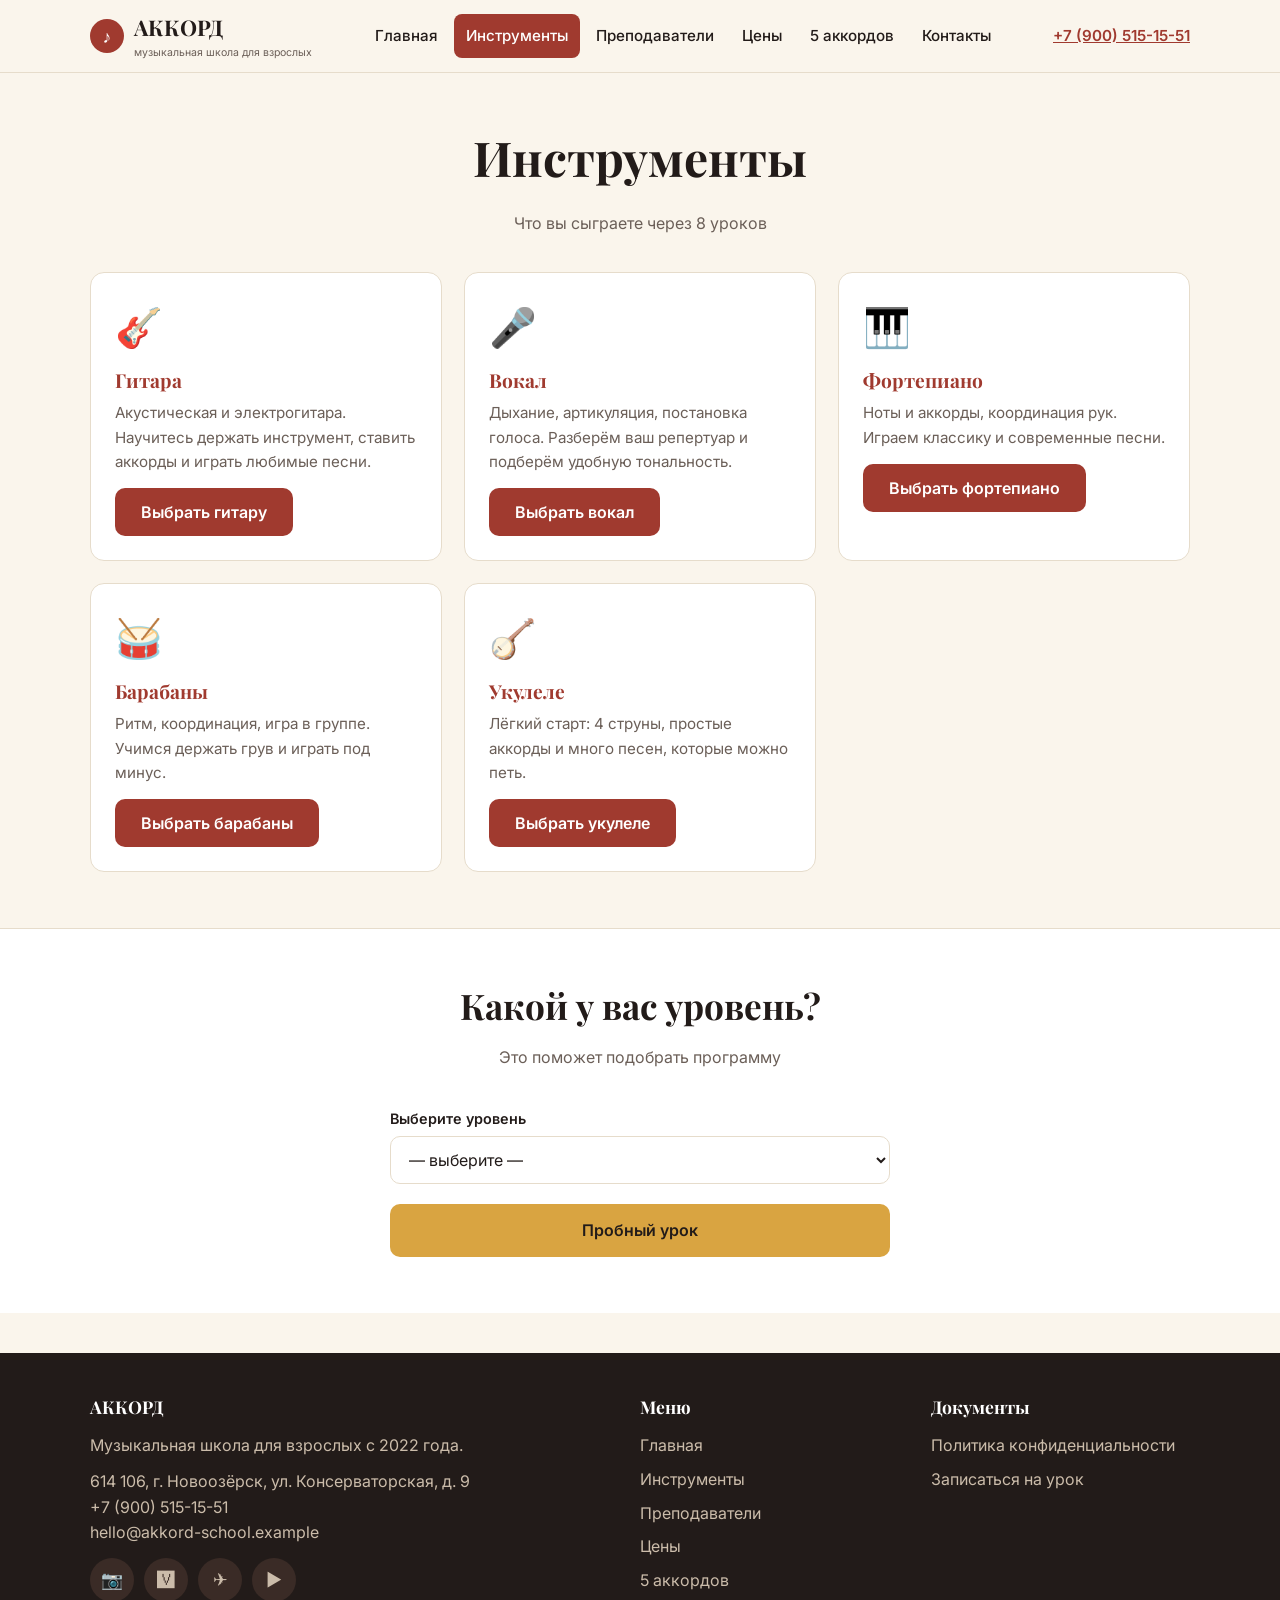
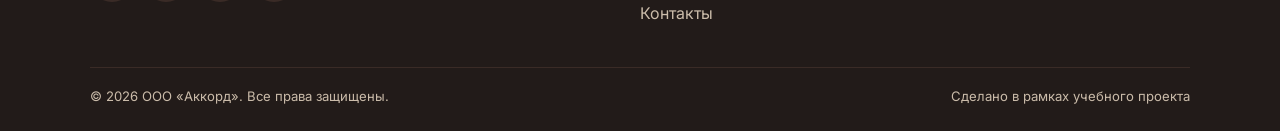
<file: instruments.html>
<!DOCTYPE html>
<html lang="ru">
<head>
  <meta charset="UTF-8">
  <meta name="viewport" content="width=device-width, initial-scale=1.0">
  <title>Инструменты — музыкальная школа «Аккорд»</title>
  <meta name="description" content="Обучение игре на гитаре, вокалу, фортепиано, барабанам и укулеле для взрослых. Выберите инструмент и уровень.">
  <meta property="og:title" content="Инструменты — школа «Аккорд»">
  <meta property="og:description" content="Гитара, вокал, фортепиано, барабаны, укулеле. Индивидуальные уроки для взрослых.">
  <meta property="og:image" content="https://example.com/og-instruments.jpg">
  <link rel="icon" href="data:image/svg+xml,<svg xmlns='http://www.w3.org/2000/svg' viewBox='0 0 100 100'><circle cx='50' cy='50' r='48' fill='%23A03A2F'/><text x='50' y='68' font-size='60' text-anchor='middle' fill='white'>♪</text></svg>">
  <link rel="preconnect" href="https://fonts.googleapis.com">
  <link rel="preconnect" href="https://fonts.gstatic.com" crossorigin>
  <link href="https://fonts.googleapis.com/css2?family=Inter:wght@400;500;600;700&family=Playfair+Display:wght@600;700&display=swap" rel="stylesheet">
  <link rel="stylesheet" href="css/style.css">
  <script async src="https://www.googletagmanager.com/gtag/js?id=G-SXRLS6JNV7"></script>
  <script src="js/analytics.js"></script>
</head>
<body>

<header class="site-header">
  <div class="container header-inner">
    <a href="index.html" class="logo"><span class="note">♪</span><span>АККОРД<small>музыкальная школа для взрослых</small></span></a>
    <nav class="main-nav" id="mainNav">
      <ul>
        <li><a href="index.html">Главная</a></li>
        <li><a href="instruments.html" aria-current="page">Инструменты</a></li>
        <li><a href="teachers.html">Преподаватели</a></li>
        <li><a href="prices.html">Цены</a></li>
        <li><a href="chords.html">5 аккордов</a></li>
        <li><a href="contacts.html">Контакты</a></li>
      </ul>
    </nav>
    <a href="tel:+79005151551" class="header-phone">+7 (900) 515-15-51</a>
    <button class="burger" aria-label="Меню" onclick="document.getElementById('mainNav').classList.toggle('open')">☰</button>
  </div>
</header>

<section>
  <div class="container">
    <div class="section-title"><h1>Инструменты</h1><p>Что вы сыграете через 8 уроков</p></div>
    <div class="grid grid-3">
      <div class="card" id="guitar">
        <div class="instrument-icon">🎸</div><h3>Гитара</h3>
        <p>Акустическая и электрогитара. Научитесь держать инструмент, ставить аккорды и играть любимые песни.</p>
        <button class="btn btn-primary" data-action="instrument_select" data-instrument="guitar" data-event="cta_click" data-button-name="guitar_card" data-page-section="instruments">Выбрать гитару</button>
      </div>
      <div class="card" id="vocal">
        <div class="instrument-icon">🎤</div><h3>Вокал</h3>
        <p>Дыхание, артикуляция, постановка голоса. Разберём ваш репертуар и подберём удобную тональность.</p>
        <button class="btn btn-primary" data-action="instrument_select" data-instrument="vocal" data-event="cta_click" data-button-name="vocal_card" data-page-section="instruments">Выбрать вокал</button>
      </div>
      <div class="card" id="piano">
        <div class="instrument-icon">🎹</div><h3>Фортепиано</h3>
        <p>Ноты и аккорды, координация рук. Играем классику и современные песни.</p>
        <button class="btn btn-primary" data-action="instrument_select" data-instrument="piano" data-event="cta_click" data-button-name="piano_card" data-page-section="instruments">Выбрать фортепиано</button>
      </div>
      <div class="card" id="drums">
        <div class="instrument-icon">🥁</div><h3>Барабаны</h3>
        <p>Ритм, координация, игра в группе. Учимся держать грув и играть под минус.</p>
        <button class="btn btn-primary" data-action="instrument_select" data-instrument="drums" data-event="cta_click" data-button-name="drums_card" data-page-section="instruments">Выбрать барабаны</button>
      </div>
      <div class="card" id="ukulele">
        <div class="instrument-icon">🪕</div><h3>Укулеле</h3>
        <p>Лёгкий старт: 4 струны, простые аккорды и много песен, которые можно петь.</p>
        <button class="btn btn-primary" data-action="instrument_select" data-instrument="ukulele" data-event="cta_click" data-button-name="ukulele_card" data-page-section="instruments">Выбрать укулеле</button>
      </div>
    </div>
  </div>
</section>

<section style="background:#fff;border-top:1px solid var(--line)">
  <div class="container">
    <div class="section-title"><h2>Какой у вас уровень?</h2><p>Это поможет подобрать программу</p></div>
    <div style="max-width:500px;margin:0 auto">
      <div class="field">
        <label for="level">Выберите уровень</label>
        <select name="level" id="level" data-action="level_select">
          <option value="">— выберите —</option>
          <option value="zero">С нуля</option>
          <option value="some">Играл(а) раньше</option>
          <option value="advanced">Продолжаю</option>
        </select>
      </div>
      <a href="contacts.html" class="btn btn-gold" style="width:100%;margin-top:20px" data-event="cta_click" data-button-name="level_trial" data-page-section="level">Пробный урок</a>
    </div>
  </div>
</section>

<footer class="site-footer">
  <div class="container">
    <div class="footer-grid">
      <div>
        <h4>АККОРД</h4>
        <p style="margin:0 0 10px">Музыкальная школа для взрослых с 2022 года.</p>
        <p style="margin:0">614 106, г. Новоозёрск, ул. Консерваторская, д. 9<br>+7 (900) 515-15-51<br>hello@akkord-school.example</p>
        <div class="socials">
          <a href="https://ru.pinterest.com/musicschoolakkord/" target="_blank" rel="noopener" data-social="instagram" aria-label="Instagram">📷</a>
          <a href="https://vk.ru/club242705615" target="_blank" rel="noopener" data-social="vk" aria-label="ВКонтакте">🆅</a>
          <a href="https://t.me/musicschoolakkord" target="_blank" rel="noopener" data-social="telegram" aria-label="Telegram">✈️</a>
          <a href="https://www.youtube.com/@musicschoolakkord" target="_blank" rel="noopener" data-social="youtube" aria-label="YouTube">▶️</a>
        </div>
      </div>
      <div>
        <h4>Меню</h4>
        <ul>
          <li><a href="index.html">Главная</a></li>
          <li><a href="instruments.html">Инструменты</a></li>
          <li><a href="teachers.html">Преподаватели</a></li>
          <li><a href="prices.html">Цены</a></li>
          <li><a href="chords.html">5 аккордов</a></li>
          <li><a href="contacts.html">Контакты</a></li>
        </ul>
      </div>
      <div>
        <h4>Документы</h4>
        <ul>
          <li><a href="privacy.html">Политика конфиденциальности</a></li>
          <li><a href="contacts.html">Записаться на урок</a></li>
        </ul>
      </div>
    </div>
    <div class="copyright">
      <span>© 2026 ООО «Аккорд». Все права защищены.</span>
      <span>Сделано в рамках учебного проекта</span>
    </div>
  </div>
</footer>
</body>
</html>
</file>
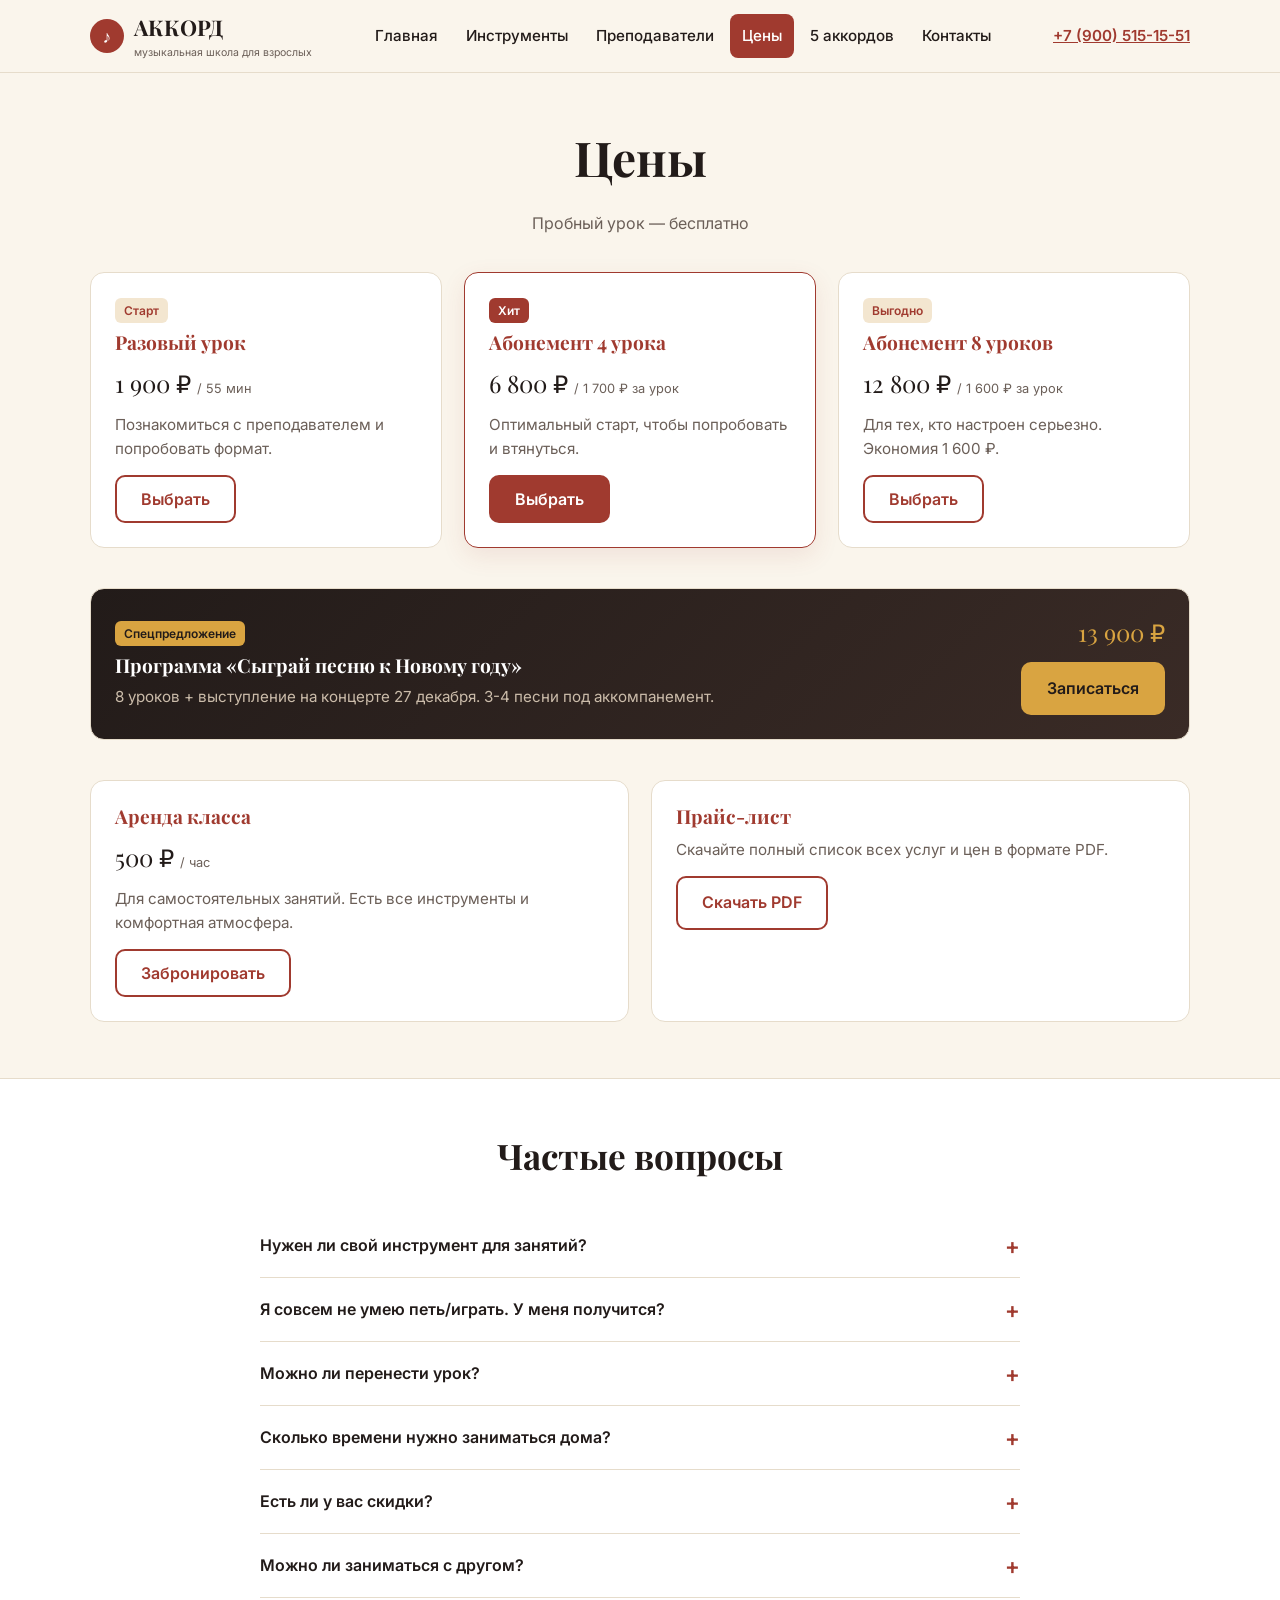
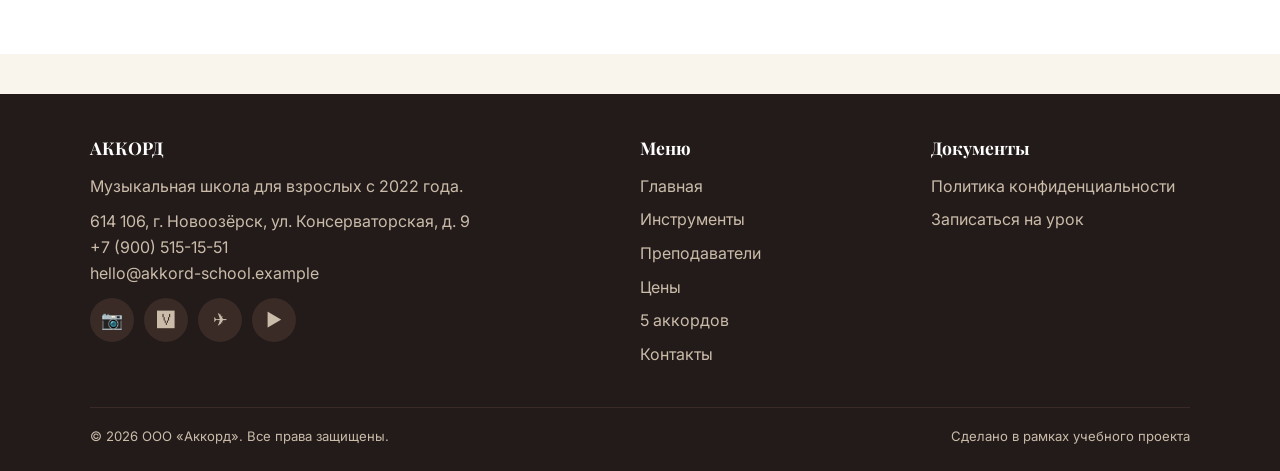
<file: prices.html>
<!DOCTYPE html>
<html lang="ru">
<head>
  <meta charset="UTF-8">
  <meta name="viewport" content="width=device-width, initial-scale=1.0">
  <title>Цены — музыкальная школа «Аккорд»</title>
  <meta name="description" content="Стоимость обучения в школе «Аккорд». Пробный урок бесплатно. Абонементы от 6800 рублей.">
  <meta property="og:title" content="Цены — школа «Аккорд»">
  <meta property="og:description" content="Пробный урок бесплатно. Абонементы на 4 и 8 уроков.">
  <meta property="og:image" content="https://example.com/og-prices.jpg">
  <link rel="icon" href="data:image/svg+xml,<svg xmlns='http://www.w3.org/2000/svg' viewBox='0 0 100 100'><circle cx='50' cy='50' r='48' fill='%23A03A2F'/><text x='50' y='68' font-size='60' text-anchor='middle' fill='white'>♪</text></svg>">
  <link rel="preconnect" href="https://fonts.googleapis.com">
  <link rel="preconnect" href="https://fonts.gstatic.com" crossorigin>
  <link href="https://fonts.googleapis.com/css2?family=Inter:wght@400;500;600;700&family=Playfair+Display:wght@600;700&display=swap" rel="stylesheet">
  <link rel="stylesheet" href="css/style.css">
  <script async src="https://www.googletagmanager.com/gtag/js?id=G-SXRLS6JNV7"></script>
  <script src="js/analytics.js"></script>
</head>
<body>

<header class="site-header">
  <div class="container header-inner">
    <a href="index.html" class="logo"><span class="note">♪</span><span>АККОРД<small>музыкальная школа для взрослых</small></span></a>
    <nav class="main-nav" id="mainNav">
      <ul>
        <li><a href="index.html">Главная</a></li>
        <li><a href="instruments.html">Инструменты</a></li>
        <li><a href="teachers.html">Преподаватели</a></li>
        <li><a href="prices.html" aria-current="page">Цены</a></li>
        <li><a href="chords.html">5 аккордов</a></li>
        <li><a href="contacts.html">Контакты</a></li>
      </ul>
    </nav>
    <a href="tel:+79005151551" class="header-phone">+7 (900) 515-15-51</a>
    <button class="burger" aria-label="Меню" onclick="document.getElementById('mainNav').classList.toggle('open')">☰</button>
  </div>
</header>

<section>
  <div class="container">
    <div class="section-title"><h1>Цены</h1><p>Пробный урок — бесплатно</p></div>
    
    <div class="grid grid-3" style="margin-bottom:40px">
      <div class="card">
        <span class="badge">Старт</span>
        <h3>Разовый урок</h3>
        <div class="price">1 900 ₽ <small>/ 55 мин</small></div>
        <p>Познакомиться с преподавателем и попробовать формат.</p>
        <button class="btn btn-outline" data-action="select_tariff" data-tariff="single" data-price="1900" data-event="cta_click" data-button-name="tariff_single" data-page-section="prices">Выбрать</button>
      </div>
      <div class="card" style="border-color:var(--bordo); box-shadow:0 8px 24px rgba(160,58,47,0.1)">
        <span class="badge" style="background:var(--bordo); color:#fff">Хит</span>
        <h3>Абонемент 4 урока</h3>
        <div class="price">6 800 ₽ <small>/ 1 700 ₽ за урок</small></div>
        <p>Оптимальный старт, чтобы попробовать и втянуться.</p>
        <button class="btn btn-primary" data-action="select_tariff" data-tariff="pack4" data-price="6800" data-event="cta_click" data-button-name="tariff_pack4" data-page-section="prices">Выбрать</button>
      </div>
      <div class="card">
        <span class="badge">Выгодно</span>
        <h3>Абонемент 8 уроков</h3>
        <div class="price">12 800 ₽ <small>/ 1 600 ₽ за урок</small></div>
        <p>Для тех, кто настроен серьезно. Экономия 1 600 ₽.</p>
        <button class="btn btn-outline" data-action="select_tariff" data-tariff="pack8" data-price="12800" data-event="cta_click" data-button-name="tariff_pack8" data-page-section="prices">Выбрать</button>
      </div>
    </div>

    <div class="card" style="background:linear-gradient(135deg,var(--dark) 0%,#3a2b26 100%); color:#fff; margin-bottom:40px; display:flex; justify-content:space-between; align-items:center; flex-wrap:wrap; gap:20px">
      <div>
        <span class="badge" style="background:var(--gold); color:var(--dark)">Спецпредложение</span>
        <h3 style="color:#fff; margin-bottom:8px">Программа «Сыграй песню к Новому году»</h3>
        <p style="color:#cbbcaa; margin:0">8 уроков + выступление на концерте 27 декабря. 3-4 песни под аккомпанемент.</p>
      </div>
      <div style="text-align:right">
        <div class="price" style="color:var(--gold); margin:0 0 10px">13 900 ₽</div>
        <a href="contacts.html" class="btn btn-gold" data-event="cta_click" data-button-name="tariff_ny" data-page-section="prices">Записаться</a>
      </div>
    </div>

    <div class="grid grid-2">
      <div class="card">
        <h3>Аренда класса</h3>
        <div class="price">500 ₽ <small>/ час</small></div>
        <p>Для самостоятельных занятий. Есть все инструменты и комфортная атмосфера.</p>
        <button class="btn btn-outline" data-event="cta_click" data-button-name="tariff_rent" data-page-section="prices">Забронировать</button>
      </div>
      <div class="card">
        <h3>Прайс-лист</h3>
        <p>Скачайте полный список всех услуг и цен в формате PDF.</p>
        <a href="#" class="btn btn-outline" data-event="file_download" data-file-name="price-list.pdf" download>Скачать PDF</a>
      </div>
    </div>
  </div>
</section>

<section style="background:#fff; border-top:1px solid var(--line)">
  <div class="container" style="max-width: 800px">
    <div class="section-title"><h2>Частые вопросы</h2></div>
    <div class="faq-list">
      <div class="faq-item">
        <button class="faq-q" data-q="1">Нужен ли свой инструмент для занятий? <span>+</span></button>
        <div class="faq-a"><p>Нет, на время урока мы предоставляем инструмент в классе. Для домашних занятий порекомендуем, что купить.</p></div>
      </div>
      <div class="faq-item">
        <button class="faq-q" data-q="2">Я совсем не умею петь/играть. У меня получится? <span>+</span></button>
        <div class="faq-a"><p>Конечно! 80% наших учеников приходят с нуля. Мы объясняем всё простым языком и не торопим.</p></div>
      </div>
      <div class="faq-item">
        <button class="faq-q" data-q="3">Можно ли перенести урок? <span>+</span></button>
        <div class="faq-a"><p>Да, вы можете перенести занятие, предупредив администратора не позднее чем за 4 часа до начала.</p></div>
      </div>
      <div class="faq-item">
        <button class="faq-q" data-q="4">Сколько времени нужно заниматься дома? <span>+</span></button>
        <div class="faq-a"><p>Для хорошего прогресса достаточно 15–20 минут в день. Главное — регулярность.</p></div>
      </div>
      <div class="faq-item">
        <button class="faq-q" data-q="5">Есть ли у вас скидки? <span>+</span></button>
        <div class="faq-a"><p>Да, выгоднее всего покупать абонементы. Также мы иногда запускаем акции для новых учеников.</p></div>
      </div>
      <div class="faq-item">
        <button class="faq-q" data-q="6">Можно ли заниматься с другом? <span>+</span></button>
        <div class="faq-a"><p>Наши уроки индивидуальные. Но у нас есть аренда класса, где вы можете заниматься вдвоем самостоятельно.</p></div>
      </div>
    </div>
  </div>
</section>

<footer class="site-footer">
  <div class="container">
    <div class="footer-grid">
      <div>
        <h4>АККОРД</h4>
        <p style="margin:0 0 10px">Музыкальная школа для взрослых с 2022 года.</p>
        <p style="margin:0">614 106, г. Новоозёрск, ул. Консерваторская, д. 9<br>+7 (900) 515-15-51<br>hello@akkord-school.example</p>
        <div class="socials">
          <a href="https://ru.pinterest.com/musicschoolakkord/" target="_blank" rel="noopener" data-social="instagram" aria-label="Instagram">📷</a>
          <a href="https://vk.ru/club242705615" target="_blank" rel="noopener" data-social="vk" aria-label="ВКонтакте">🆅</a>
          <a href="https://t.me/musicschoolakkord" target="_blank" rel="noopener" data-social="telegram" aria-label="Telegram">✈️</a>
          <a href="https://www.youtube.com/@musicschoolakkord" target="_blank" rel="noopener" data-social="youtube" aria-label="YouTube">▶️</a>
        </div>
      </div>
      <div>
        <h4>Меню</h4>
        <ul>
          <li><a href="index.html">Главная</a></li>
          <li><a href="instruments.html">Инструменты</a></li>
          <li><a href="teachers.html">Преподаватели</a></li>
          <li><a href="prices.html">Цены</a></li>
          <li><a href="chords.html">5 аккордов</a></li>
          <li><a href="contacts.html">Контакты</a></li>
        </ul>
      </div>
      <div>
        <h4>Документы</h4>
        <ul>
          <li><a href="privacy.html">Политика конфиденциальности</a></li>
          <li><a href="contacts.html">Записаться на урок</a></li>
        </ul>
      </div>
    </div>
    <div class="copyright">
      <span>© 2026 ООО «Аккорд». Все права защищены.</span>
      <span>Сделано в рамках учебного проекта</span>
    </div>
  </div>
</footer>

<script>
// Скрипт для работы аккордеона FAQ
document.querySelectorAll('.faq-q').forEach(btn => {
  btn.addEventListener('click', () => {
    const item = btn.parentElement;
    const isOpen = item.classList.contains('open');
    document.querySelectorAll('.faq-item').forEach(i => i.classList.remove('open'));
    if (!isOpen) item.classList.add('open');
  });
});
</script>
</body>
</html>
</file>
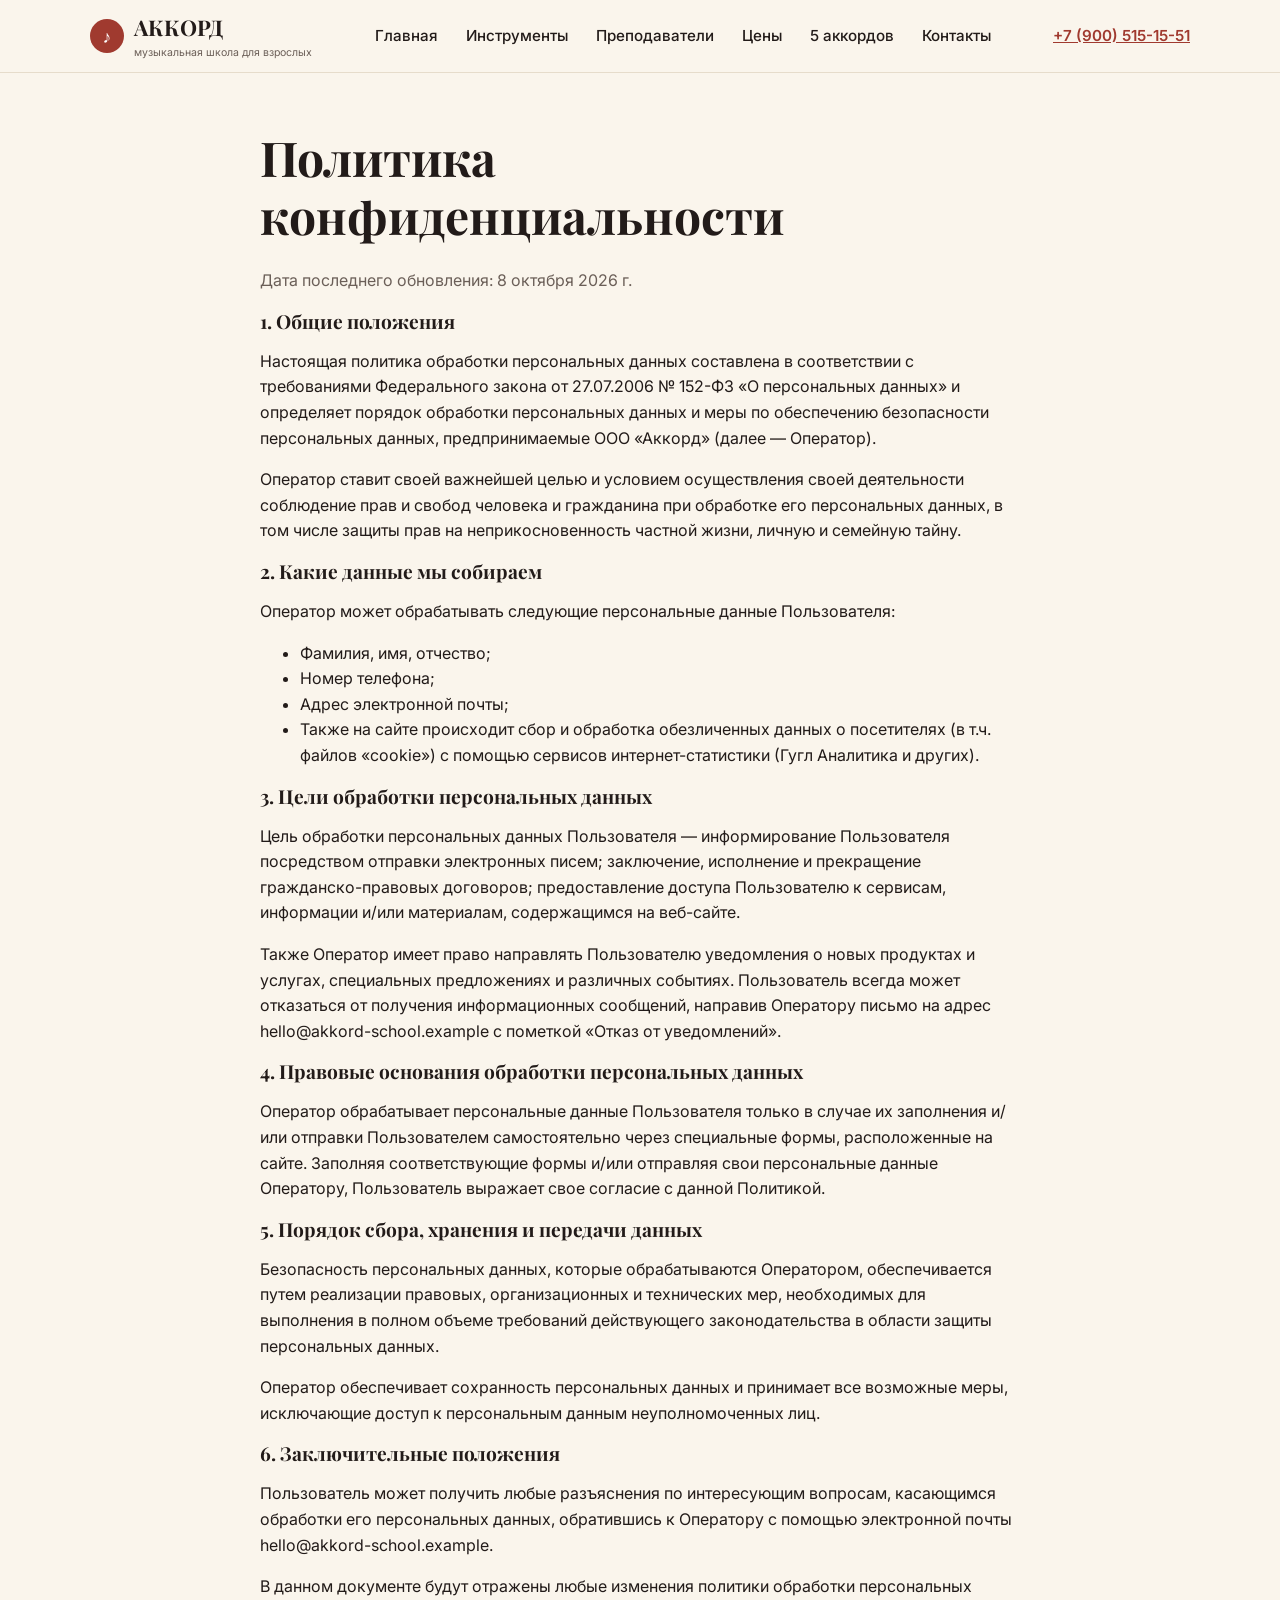
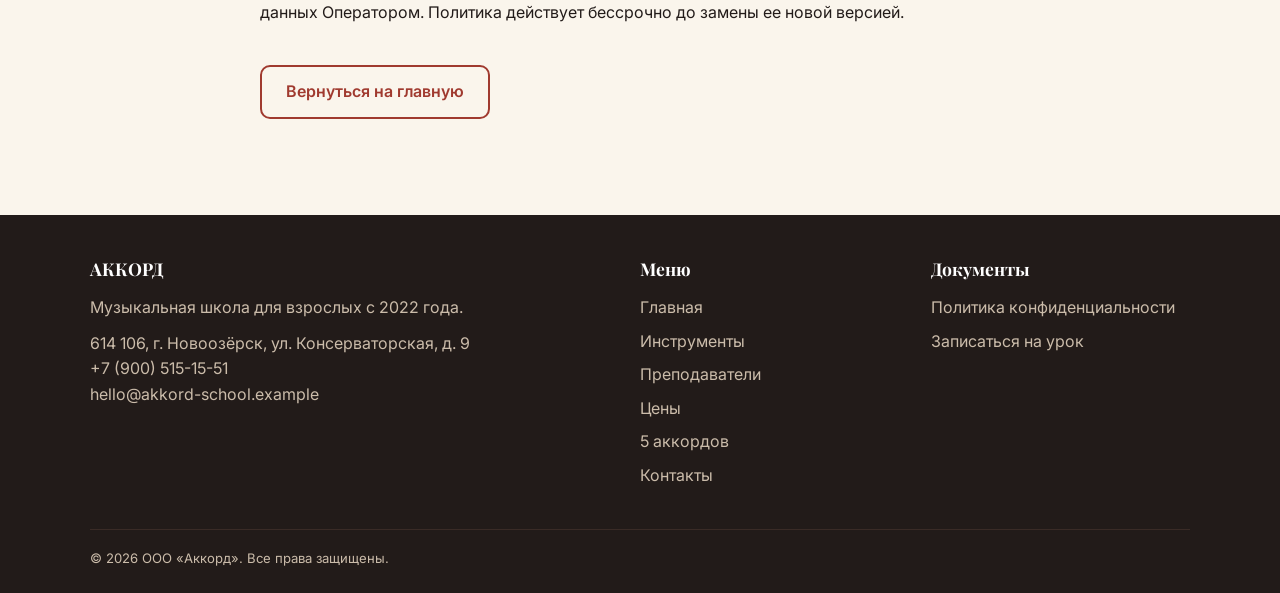
<file: privacy.html>
<!DOCTYPE html>
<html lang="ru">
<head>
  <meta charset="UTF-8">
  <meta name="viewport" content="width=device-width, initial-scale=1.0">
  <title>Политика конфиденциальности — школа «Аккорд»</title>
  <meta name="description" content="Политика обработки персональных данных музыкальной школы «Аккорд».">
  <link rel="icon" href="data:image/svg+xml,<svg xmlns='http://www.w3.org/2000/svg' viewBox='0 0 100 100'><circle cx='50' cy='50' r='48' fill='%23A03A2F'/><text x='50' y='68' font-size='60' text-anchor='middle' fill='white'>♪</text></svg>">
  <link rel="preconnect" href="https://fonts.googleapis.com">
  <link rel="preconnect" href="https://fonts.gstatic.com" crossorigin>
  <link href="https://fonts.googleapis.com/css2?family=Inter:wght@400;500;600;700&family=Playfair+Display:wght@600;700&display=swap" rel="stylesheet">
  <link rel="stylesheet" href="css/style.css">
  <script async src="https://www.googletagmanager.com/gtag/js?id=G-SXRLS6JNV7"></script>
  <script src="js/analytics.js"></script>
</head>
<body>

<header class="site-header">
  <div class="container header-inner">
    <a href="index.html" class="logo"><span class="note">♪</span><span>АККОРД<small>музыкальная школа для взрослых</small></span></a>
    <nav class="main-nav" id="mainNav">
      <ul>
        <li><a href="index.html">Главная</a></li>
        <li><a href="instruments.html">Инструменты</a></li>
        <li><a href="teachers.html">Преподаватели</a></li>
        <li><a href="prices.html">Цены</a></li>
        <li><a href="chords.html">5 аккордов</a></li>
        <li><a href="contacts.html">Контакты</a></li>
      </ul>
    </nav>
    <a href="tel:+79005151551" class="header-phone">+7 (900) 515-15-51</a>
    <button class="burger" aria-label="Меню" onclick="document.getElementById('mainNav').classList.toggle('open')">☰</button>
  </div>
</header>

<section>
  <div class="container" style="max-width: 800px">
    <h1>Политика конфиденциальности</h1>
    <p style="color:var(--muted)">Дата последнего обновления: 8 октября 2026 г.</p>

    <h3>1. Общие положения</h3>
    <p>Настоящая политика обработки персональных данных составлена в соответствии с требованиями Федерального закона от 27.07.2006 № 152-ФЗ «О персональных данных» и определяет порядок обработки персональных данных и меры по обеспечению безопасности персональных данных, предпринимаемые ООО «Аккорд» (далее — Оператор).</p>
    <p>Оператор ставит своей важнейшей целью и условием осуществления своей деятельности соблюдение прав и свобод человека и гражданина при обработке его персональных данных, в том числе защиты прав на неприкосновенность частной жизни, личную и семейную тайну.</p>

    <h3>2. Какие данные мы собираем</h3>
    <p>Оператор может обрабатывать следующие персональные данные Пользователя:</p>
    <ul>
      <li>Фамилия, имя, отчество;</li>
      <li>Номер телефона;</li>
      <li>Адрес электронной почты;</li>
      <li>Также на сайте происходит сбор и обработка обезличенных данных о посетителях (в т.ч. файлов «cookie») с помощью сервисов интернет-статистики (Гугл Аналитика и других).</li>
    </ul>

    <h3>3. Цели обработки персональных данных</h3>
    <p>Цель обработки персональных данных Пользователя — информирование Пользователя посредством отправки электронных писем; заключение, исполнение и прекращение гражданско-правовых договоров; предоставление доступа Пользователю к сервисам, информации и/или материалам, содержащимся на веб-сайте.</p>
    <p>Также Оператор имеет право направлять Пользователю уведомления о новых продуктах и услугах, специальных предложениях и различных событиях. Пользователь всегда может отказаться от получения информационных сообщений, направив Оператору письмо на адрес hello@akkord-school.example с пометкой «Отказ от уведомлений».</p>

    <h3>4. Правовые основания обработки персональных данных</h3>
    <p>Оператор обрабатывает персональные данные Пользователя только в случае их заполнения и/или отправки Пользователем самостоятельно через специальные формы, расположенные на сайте. Заполняя соответствующие формы и/или отправляя свои персональные данные Оператору, Пользователь выражает свое согласие с данной Политикой.</p>

    <h3>5. Порядок сбора, хранения и передачи данных</h3>
    <p>Безопасность персональных данных, которые обрабатываются Оператором, обеспечивается путем реализации правовых, организационных и технических мер, необходимых для выполнения в полном объеме требований действующего законодательства в области защиты персональных данных.</p>
    <p>Оператор обеспечивает сохранность персональных данных и принимает все возможные меры, исключающие доступ к персональным данным неуполномоченных лиц.</p>

    <h3>6. Заключительные положения</h3>
    <p>Пользователь может получить любые разъяснения по интересующим вопросам, касающимся обработки его персональных данных, обратившись к Оператору с помощью электронной почты hello@akkord-school.example.</p>
    <p>В данном документе будут отражены любые изменения политики обработки персональных данных Оператором. Политика действует бессрочно до замены ее новой версией.</p>
    
    <div style="margin-top: 40px">
      <a href="index.html" class="btn btn-outline">Вернуться на главную</a>
    </div>
  </div>
</section>

<footer class="site-footer">
  <div class="container">
    <div class="footer-grid">
      <div>
        <h4>АККОРД</h4>
        <p style="margin:0 0 10px">Музыкальная школа для взрослых с 2022 года.</p>
        <p style="margin:0">614 106, г. Новоозёрск, ул. Консерваторская, д. 9<br>+7 (900) 515-15-51<br>hello@akkord-school.example</p>
      </div>
      <div>
        <h4>Меню</h4>
        <ul>
          <li><a href="index.html">Главная</a></li>
          <li><a href="instruments.html">Инструменты</a></li>
          <li><a href="teachers.html">Преподаватели</a></li>
          <li><a href="prices.html">Цены</a></li>
          <li><a href="chords.html">5 аккордов</a></li>
          <li><a href="contacts.html">Контакты</a></li>
        </ul>
      </div>
      <div>
        <h4>Документы</h4>
        <ul>
          <li><a href="privacy.html">Политика конфиденциальности</a></li>
          <li><a href="contacts.html">Записаться на урок</a></li>
        </ul>
      </div>
    </div>
    <div class="copyright">
      <span>© 2026 ООО «Аккорд». Все права защищены.</span>
    </div>
  </div>
</footer>

</body>
</html>
</file>
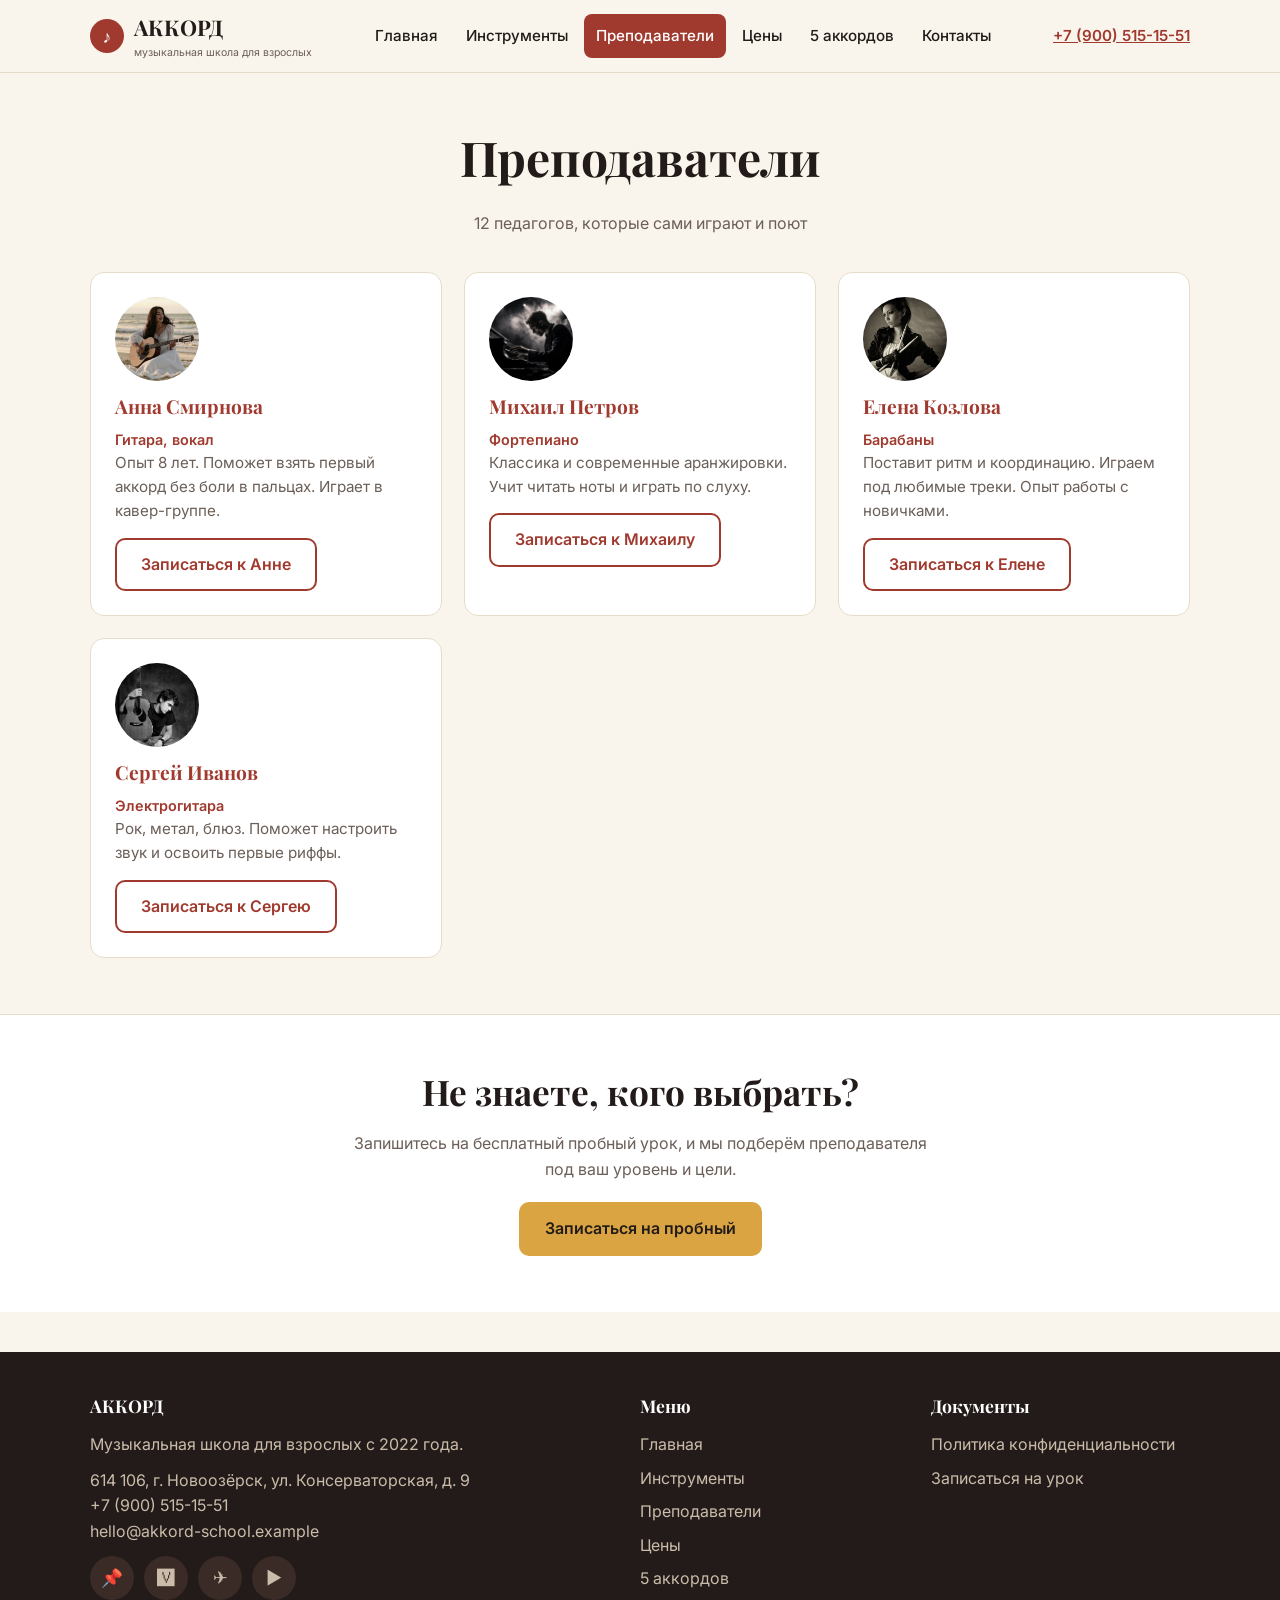
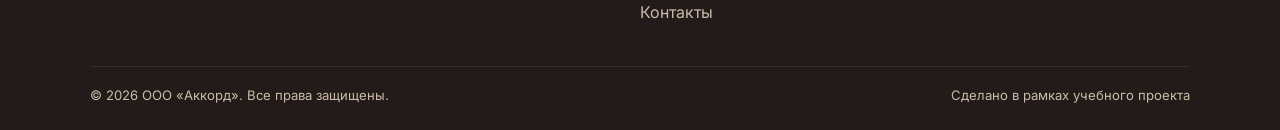
<file: teachers.html>
<!DOCTYPE html>
<html lang="ru">
<head>
  <meta charset="UTF-8">
  <meta name="viewport" content="width=device-width, initial-scale=1.0">
  <title>Преподаватели — музыкальная школа «Аккорд»</title>
  <meta name="description" content="Познакомьтесь с преподавателями школы «Аккорд». Опытные музыканты и педагоги помогут вам с нуля.">
  <meta property="og:title" content="Преподаватели — школа «Аккорд»">
  <meta property="og:description" content="12 педагогов, которые сами играют и поют.">
  <meta property="og:image" content="https://example.com/og-teachers.jpg">
  <link rel="icon" href="data:image/svg+xml,<svg xmlns='http://www.w3.org/2000/svg' viewBox='0 0 100 100'><circle cx='50' cy='50' r='48' fill='%23A03A2F'/><text x='50' y='68' font-size='60' text-anchor='middle' fill='white'>♪</text></svg>">
  <link rel="preconnect" href="https://fonts.googleapis.com">
  <link rel="preconnect" href="https://fonts.gstatic.com" crossorigin>
  <link href="https://fonts.googleapis.com/css2?family=Inter:wght@400;500;600;700&family=Playfair+Display:wght@600;700&display=swap" rel="stylesheet">
  <link rel="stylesheet" href="css/style.css">
  <script async src="https://www.googletagmanager.com/gtag/js?id=G-SXRLS6JNV7"></script>
  <script src="js/analytics.js"></script>
</head>
<body>

<header class="site-header">
  <div class="container header-inner">
    <a href="index.html" class="logo"><span class="note">♪</span><span>АККОРД<small>музыкальная школа для взрослых</small></span></a>
    <nav class="main-nav" id="mainNav">
      <ul>
        <li><a href="index.html">Главная</a></li>
        <li><a href="instruments.html">Инструменты</a></li>
        <li><a href="teachers.html" aria-current="page">Преподаватели</a></li>
        <li><a href="prices.html">Цены</a></li>
        <li><a href="chords.html">5 аккордов</a></li>
        <li><a href="contacts.html">Контакты</a></li>
      </ul>
    </nav>
    <a href="tel:+79005151551" class="header-phone">+7 (900) 515-15-51</a>
    <button class="burger" aria-label="Меню" onclick="document.getElementById('mainNav').classList.toggle('open')">☰</button>
  </div>
</header>

<section>
  <div class="container">
    <div class="section-title"><h1>Преподаватели</h1><p>12 педагогов, которые сами играют и поют</p></div>
    <div class="grid grid-3">
      <div class="card teacher">
        <img src="img/teacher-anna.webp" alt="Преподаватель гитары Анна Смирнова" style="width:84px; height:84px; border-radius:50%; object-fit:cover; margin-bottom:14px;"><h3>Анна Смирнова</h3><div class="role">Гитара, вокал</div>
        <p>Опыт 8 лет. Поможет взять первый аккорд без боли в пальцах. Играет в кавер-группе.</p>
        <!-- ИСПРАВЛЕНО: кнопка теперь ссылка с inline-flex -->
        <a href="contacts.html?teacher=anna" class="btn btn-outline" data-action="teacher_view" data-teacher-id="anna" data-instrument="guitar" data-event="cta_click" data-button-name="teacher_anna" data-page-section="teachers" style="display:inline-flex">Записаться к Анне</a>
      </div>
      <div class="card teacher">
        <img src="img/teacher-mikhail.jpg" alt="Преподаватель фортепиано Михаил Петров" style="width:84px; height:84px; border-radius:50%; object-fit:cover; margin-bottom:14px;"><h3>Михаил Петров</h3><div class="role">Фортепиано</div>
        <p>Классика и современные аранжировки. Учит читать ноты и играть по слуху.</p>
        <a href="contacts.html?teacher=mikhail" class="btn btn-outline" data-action="teacher_view" data-teacher-id="mikhail" data-instrument="piano" data-event="cta_click" data-button-name="teacher_mikhail" data-page-section="teachers" style="display:inline-flex">Записаться к Михаилу</a>
      </div>
      <div class="card teacher">
        <img src="img/teacher-elena.jpg" alt="Преподаватель барабанов Елена Козлова" style="width:84px; height:84px; border-radius:50%; object-fit:cover; margin-bottom:14px;"><h3>Елена Козлова</h3><div class="role">Барабаны</div>
        <p>Поставит ритм и координацию. Играем под любимые треки. Опыт работы с новичками.</p>
        <a href="contacts.html?teacher=elena" class="btn btn-outline" data-action="teacher_view" data-teacher-id="elena" data-instrument="drums" data-event="cta_click" data-button-name="teacher_elena" data-page-section="teachers" style="display:inline-flex">Записаться к Елене</a>
      </div>
      <div class="card teacher">
        <img src="img/teacher-sergey.jpg" alt="Преподаватель электрогитары Сергей Иванов" style="width:84px; height:84px; border-radius:50%; object-fit:cover; margin-bottom:14px;"><h3>Сергей Иванов</h3><div class="role">Электрогитара</div>
        <p>Рок, метал, блюз. Поможет настроить звук и освоить первые риффы.</p>
        <a href="contacts.html?teacher=sergey" class="btn btn-outline" data-action="teacher_view" data-teacher-id="sergey" data-instrument="guitar" data-event="cta_click" data-button-name="teacher_sergey" data-page-section="teachers" style="display:inline-flex">Записаться к Сергею</a>
      </div>
    </div>
  </div>
</section>

<section style="background:#fff;border-top:1px solid var(--line)">
  <div class="container" style="text-align:center">
    <h2>Не знаете, кого выбрать?</h2>
    <p style="color:var(--muted);max-width:600px;margin:0 auto 20px">Запишитесь на бесплатный пробный урок, и мы подберём преподавателя под ваш уровень и цели.</p>
    <a href="contacts.html" class="btn btn-gold" data-event="cta_click" data-button-name="teachers_trial" data-page-section="teachers">Записаться на пробный</a>
  </div>
</section>

<footer class="site-footer">
  <div class="container">
    <div class="footer-grid">
      <div>
        <h4>АККОРД</h4>
        <p style="margin:0 0 10px">Музыкальная школа для взрослых с 2022 года.</p>
        <p style="margin:0">614 106, г. Новоозёрск, ул. Консерваторская, д. 9<br>+7 (900) 515-15-51<br>hello@akkord-school.example</p>
        <div class="socials">
          <a href="https://ru.pinterest.com/musicschoolakkord/" target="_blank" rel="noopener" data-social="pinterest" aria-label="Pinterest">📌</a>
          <a href="https://vk.ru/club242705615" target="_blank" rel="noopener" data-social="vk" aria-label="ВКонтакте">🆅</a>
          <a href="https://t.me/musicschoolakkord" target="_blank" rel="noopener" data-social="telegram" aria-label="Telegram">✈️</a>
          <a href="https://www.youtube.com/@musicschoolakkord" target="_blank" rel="noopener" data-social="youtube" aria-label="YouTube">▶️</a>
        </div>
      </div>
      <div>
        <h4>Меню</h4>
        <ul>
          <li><a href="index.html">Главная</a></li>
          <li><a href="instruments.html">Инструменты</a></li>
          <li><a href="teachers.html">Преподаватели</a></li>
          <li><a href="prices.html">Цены</a></li>
          <li><a href="chords.html">5 аккордов</a></li>
          <li><a href="contacts.html">Контакты</a></li>
        </ul>
      </div>
      <div>
        <h4>Документы</h4>
        <ul>
          <li><a href="privacy.html">Политика конфиденциальности</a></li>
          <li><a href="contacts.html">Записаться на урок</a></li>
        </ul>
      </div>
    </div>
    <div class="copyright">
      <span>© 2026 ООО «Аккорд». Все права защищены.</span>
      <span>Сделано в рамках учебного проекта</span>
    </div>
  </div>
</footer>
</body>
</html>
</file>
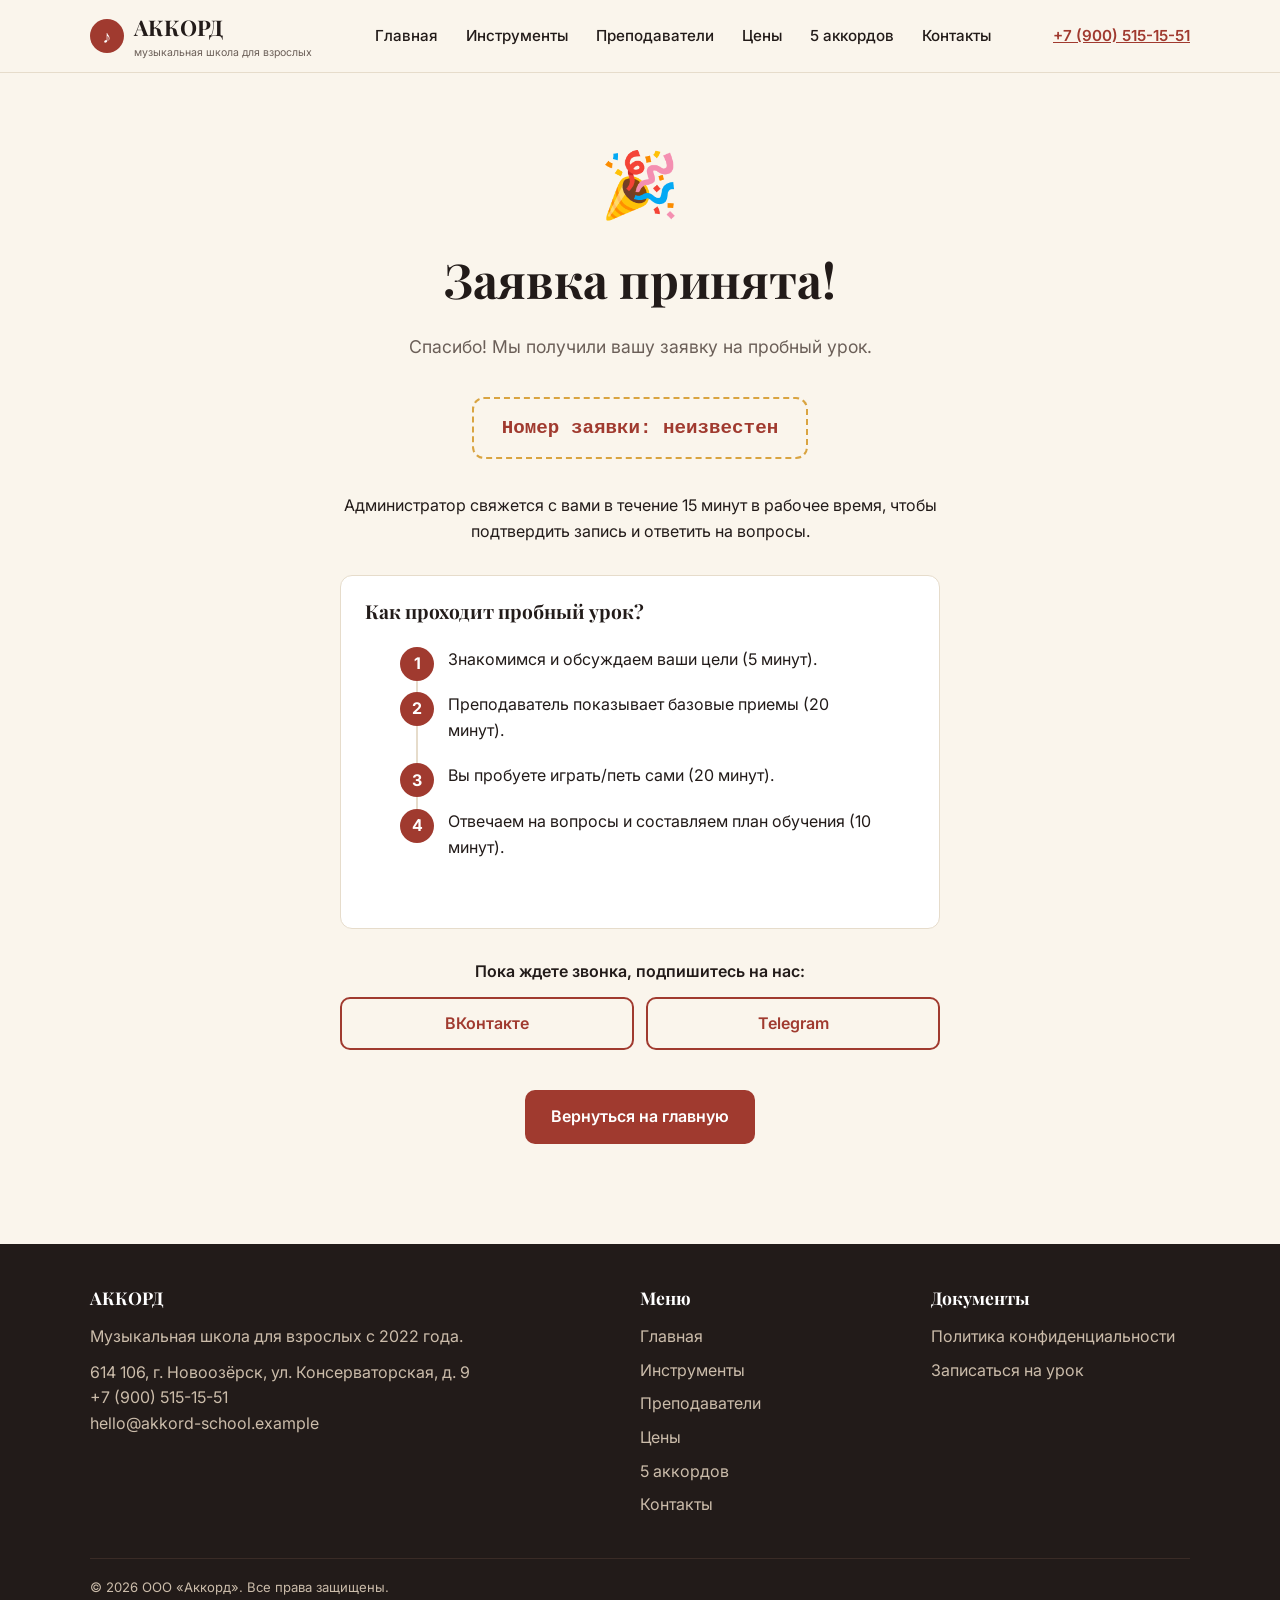
<file: thanks.html>
<!DOCTYPE html>
<html lang="ru">
<head>
  <meta charset="UTF-8">
  <meta name="viewport" content="width=device-width, initial-scale=1.0">
  <title>Спасибо! — музыкальная школа «Аккорд»</title>
  <meta name="description" content="Ваша заявка успешно принята. Мы свяжемся с вами в ближайшее время.">
  <meta property="og:title" content="Спасибо! — школа «Аккорд»">
  <meta property="og:description" content="Заявка принята.">
  <meta property="og:image" content="https://example.com/og-thanks.jpg">
  <meta name="robots" content="noindex, nofollow">
  <link rel="icon" href="data:image/svg+xml,<svg xmlns='http://www.w3.org/2000/svg' viewBox='0 0 100 100'><circle cx='50' cy='50' r='48' fill='%23A03A2F'/><text x='50' y='68' font-size='60' text-anchor='middle' fill='white'>♪</text></svg>">
  <link rel="preconnect" href="https://fonts.googleapis.com">
  <link rel="preconnect" href="https://fonts.gstatic.com" crossorigin>
  <link href="https://fonts.googleapis.com/css2?family=Inter:wght@400;500;600;700&family=Playfair+Display:wght@600;700&display=swap" rel="stylesheet">
  <link rel="stylesheet" href="css/style.css">
  <script async src="https://www.googletagmanager.com/gtag/js?id=G-SXRLS6JNV7"></script>
  <script src="js/analytics.js"></script>
</head>
<body>

<header class="site-header">
  <div class="container header-inner">
    <a href="index.html" class="logo"><span class="note">♪</span><span>АККОРД<small>музыкальная школа для взрослых</small></span></a>
    <nav class="main-nav" id="mainNav">
      <ul>
        <li><a href="index.html">Главная</a></li>
        <li><a href="instruments.html">Инструменты</a></li>
        <li><a href="teachers.html">Преподаватели</a></li>
        <li><a href="prices.html">Цены</a></li>
        <li><a href="chords.html">5 аккордов</a></li>
        <li><a href="contacts.html">Контакты</a></li>
      </ul>
    </nav>
    <a href="tel:+79005151551" class="header-phone">+7 (900) 515-15-51</a>
    <button class="burger" aria-label="Меню" onclick="document.getElementById('mainNav').classList.toggle('open')">☰</button>
  </div>
</header>

<div class="container">
  <div class="center-page">
    <div class="big-icon">🎉</div>
    <h1>Заявка принята!</h1>
    <p style="color:var(--muted); font-size:1.1rem">Спасибо! Мы получили вашу заявку на пробный урок.</p>
    
    <div class="thanks-num">Номер заявки: <span id="req-id">...</span></div>

    <p>Администратор свяжется с вами в течение 15 минут в рабочее время, чтобы подтвердить запись и ответить на вопросы.</p>

    <div style="margin-top: 30px; margin-bottom: 30px; background: #fff; padding: 24px; border-radius: 12px; border: 1px solid var(--line); text-align: left;">
      <h3 style="margin-top:0">Как проходит пробный урок?</h3>
      <ol class="steps">
        <li>Знакомимся и обсуждаем ваши цели (5 минут).</li>
        <li>Преподаватель показывает базовые приемы (20 минут).</li>
        <li>Вы пробуете играть/петь сами (20 минут).</li>
        <li>Отвечаем на вопросы и составляем план обучения (10 минут).</li>
      </ol>
    </div>

    <p style="margin-bottom: 12px; font-weight: 600;">Пока ждете звонка, подпишитесь на нас:</p>
    <div class="messenger-btns" style="justify-content: center;">
      <a href="https://vk.ru/club242705615" target="_blank" rel="noopener" class="btn btn-outline" data-social="vk" data-section="thanks">ВКонтакте</a>
      <a href="https://t.me/musicschoolakkord" target="_blank" rel="noopener" class="btn btn-outline" data-social="telegram" data-section="thanks">Telegram</a>
    </div>

    <div style="margin-top: 40px">
      <a href="index.html" class="btn btn-primary">Вернуться на главную</a>
    </div>
  </div>
</div>

<footer class="site-footer">
  <div class="container">
    <div class="footer-grid">
      <div>
        <h4>АККОРД</h4>
        <p style="margin:0 0 10px">Музыкальная школа для взрослых с 2022 года.</p>
        <p style="margin:0">614 106, г. Новоозёрск, ул. Консерваторская, д. 9<br>+7 (900) 515-15-51<br>hello@akkord-school.example</p>
      </div>
      <div>
        <h4>Меню</h4>
        <ul>
          <li><a href="index.html">Главная</a></li>
          <li><a href="instruments.html">Инструменты</a></li>
          <li><a href="teachers.html">Преподаватели</a></li>
          <li><a href="prices.html">Цены</a></li>
          <li><a href="chords.html">5 аккордов</a></li>
          <li><a href="contacts.html">Контакты</a></li>
        </ul>
      </div>
      <div>
        <h4>Документы</h4>
        <ul>
          <li><a href="privacy.html">Политика конфиденциальности</a></li>
          <li><a href="contacts.html">Записаться на урок</a></li>
        </ul>
      </div>
    </div>
    <div class="copyright">
      <span>© 2026 ООО «Аккорд». Все права защищены.</span>
    </div>
  </div>
</footer>

<script>
  // Показываем номер заявки из URL
  const urlParams = new URLSearchParams(window.location.search);
  const id = urlParams.get('id');
  if (id) {
    document.getElementById('req-id').textContent = id;
  } else {
    document.getElementById('req-id').textContent = 'неизвестен';
  }
</script>
</body>
</html>
</file>
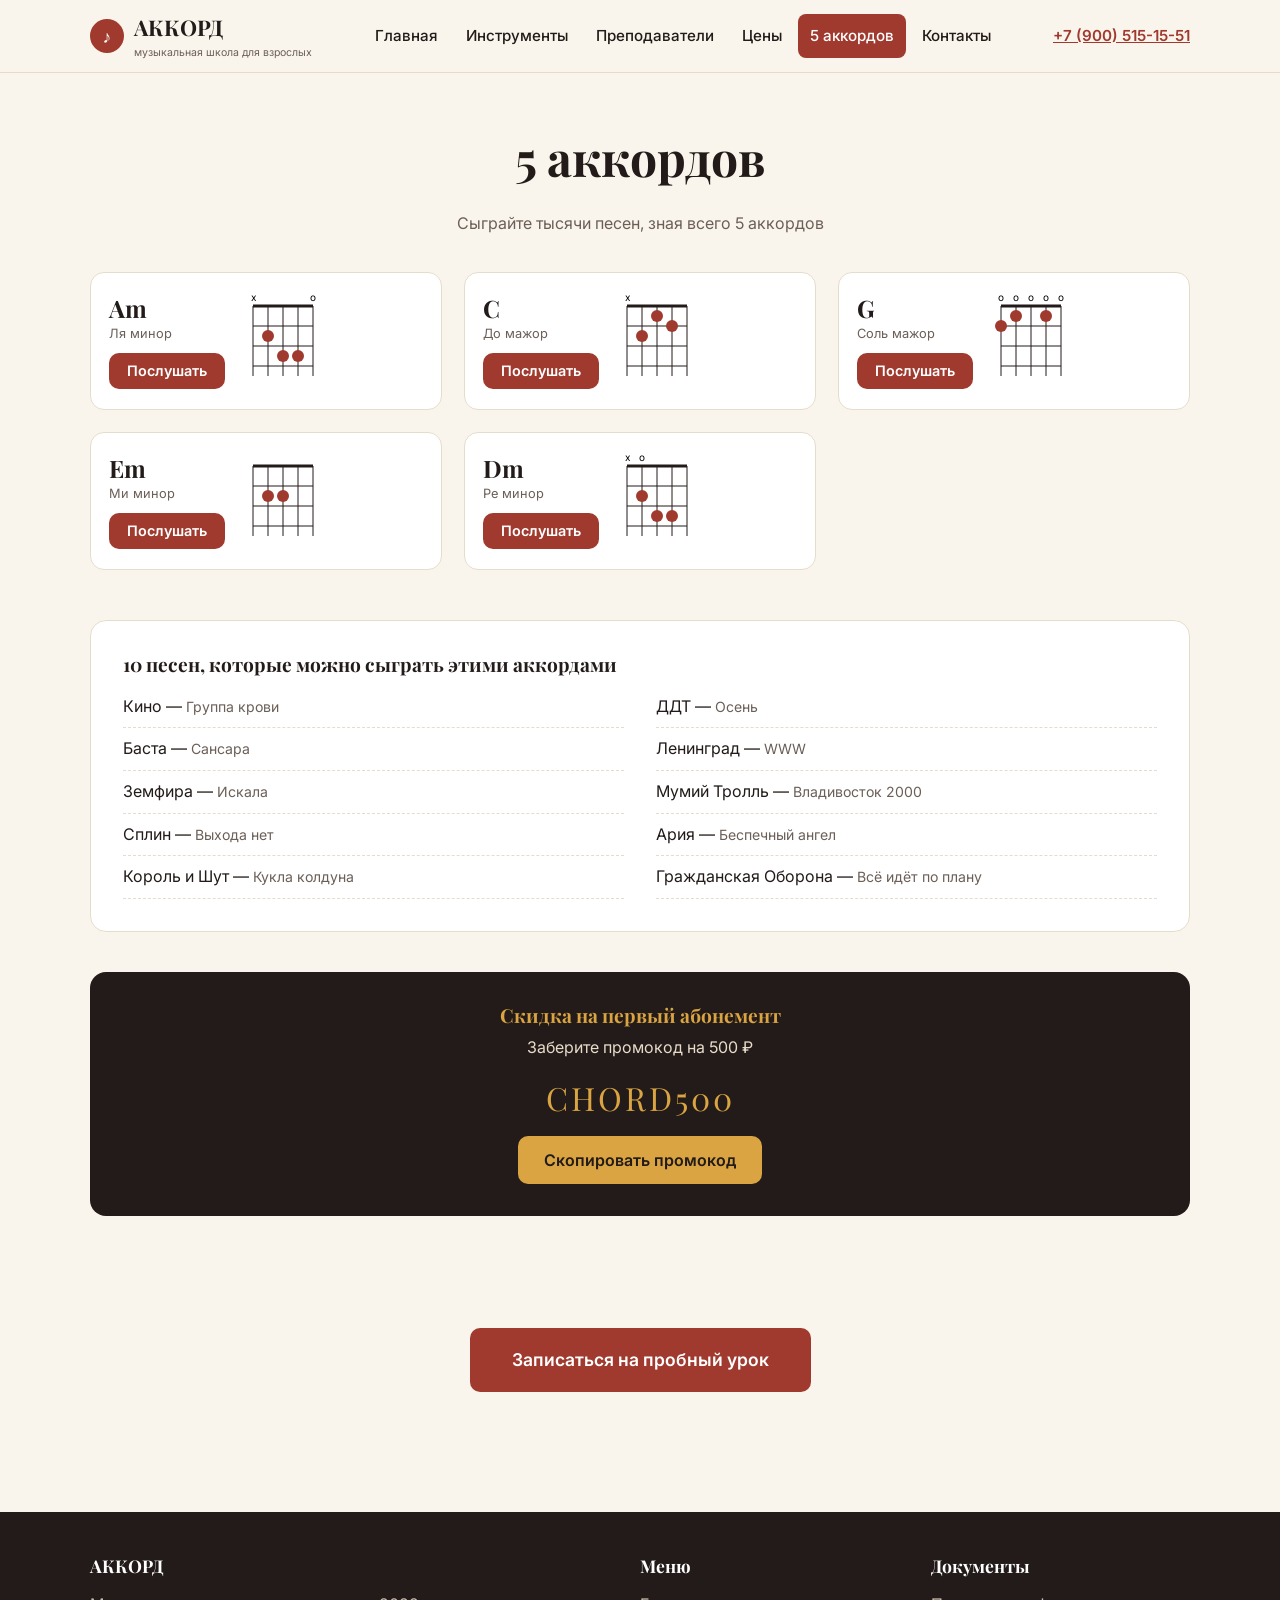
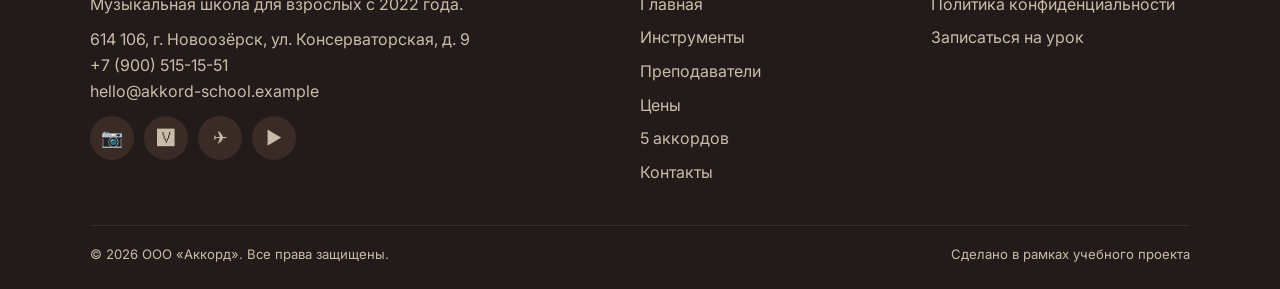
<file: muzykalnaya-shkola-akkord/chords.html>
<!DOCTYPE html>
<html lang="ru">
<head>
  <meta charset="UTF-8">
  <meta name="viewport" content="width=device-width, initial-scale=1.0">
  <title>5 аккордов — музыкальная школа «Аккорд»</title>
  <meta name="description" content="Выучите 5 базовых аккордов на гитаре и сыграйте 10 песен. Аппликатура и звук.">
  <meta property="og:title" content="5 аккордов на гитаре — школа «Аккорд»">
  <meta property="og:description" content="Am, C, G, Em, Dm. С аппликатурой и звуком.">
  <meta property="og:image" content="https://example.com/og-chords.jpg">
  <link rel="icon" href="data:image/svg+xml,<svg xmlns='http://www.w3.org/2000/svg' viewBox='0 0 100 100'><circle cx='50' cy='50' r='48' fill='%23A03A2F'/><text x='50' y='68' font-size='60' text-anchor='middle' fill='white'>♪</text></svg>">
  <link rel="preconnect" href="https://fonts.googleapis.com">
  <link rel="preconnect" href="https://fonts.gstatic.com" crossorigin>
  <link href="https://fonts.googleapis.com/css2?family=Inter:wght@400;500;600;700&family=Playfair+Display:wght@600;700&display=swap" rel="stylesheet">
  <link rel="stylesheet" href="css/style.css">
  <script async src="https://www.googletagmanager.com/gtag/js?id=G-XXXXXXXXXX"></script>
  <script src="js/analytics.js"></script>
</head>
<body>

<header class="site-header">
  <div class="container header-inner">
    <a href="index.html" class="logo"><span class="note">♪</span><span>АККОРД<small>музыкальная школа для взрослых</small></span></a>
    <nav class="main-nav" id="mainNav">
      <ul>
        <li><a href="index.html">Главная</a></li>
        <li><a href="instruments.html">Инструменты</a></li>
        <li><a href="teachers.html">Преподаватели</a></li>
        <li><a href="prices.html">Цены</a></li>
        <li><a href="chords.html" aria-current="page">5 аккордов</a></li>
        <li><a href="contacts.html">Контакты</a></li>
      </ul>
    </nav>
    <a href="tel:+79005151551" class="header-phone">+7 (900) 515-15-51</a>
    <button class="burger" aria-label="Меню" onclick="document.getElementById('mainNav').classList.toggle('open')">☰</button>
  </div>
</header>

<section>
  <div class="container">
    <div class="section-title"><h1>5 аккордов</h1><p>Сыграйте тысячи песен, зная всего 5 аккордов</p></div>
    
    <div class="grid grid-3" style="margin-bottom: 50px;">
      <!-- Am -->
      <div class="chord-card">
        <div>
          <h3 class="name">Am</h3><div class="hint">Ля минор</div>
          <button class="btn btn-primary" data-chord="Am" style="padding: 6px 16px; min-height: 36px; font-size: 0.9rem">Послушать</button>
        </div>
        <svg width="80" height="100" viewBox="0 0 80 100">
          <line x1="10" y1="15" x2="70" y2="15" stroke="#221B19" stroke-width="3"/>
          <line x1="10" y1="35" x2="70" y2="35" stroke="#221B19" stroke-width="1"/>
          <line x1="10" y1="55" x2="70" y2="55" stroke="#221B19" stroke-width="1"/>
          <line x1="10" y1="75" x2="70" y2="75" stroke="#221B19" stroke-width="1"/>
          <line x1="10" y1="15" x2="10" y2="85" stroke="#221B19" stroke-width="1"/>
          <line x1="25" y1="15" x2="25" y2="85" stroke="#221B19" stroke-width="1"/>
          <line x1="40" y1="15" x2="40" y2="85" stroke="#221B19" stroke-width="1"/>
          <line x1="55" y1="15" x2="55" y2="85" stroke="#221B19" stroke-width="1"/>
          <line x1="70" y1="15" x2="70" y2="85" stroke="#221B19" stroke-width="1"/>
          <circle cx="25" cy="45" r="6" fill="#A03A2F"/>
          <circle cx="40" cy="65" r="6" fill="#A03A2F"/>
          <circle cx="55" cy="65" r="6" fill="#A03A2F"/>
          <text x="10" y="10" font-size="10" text-anchor="middle">x</text>
          <text x="70" y="10" font-size="10" text-anchor="middle">o</text>
        </svg>
      </div>
      <!-- C -->
      <div class="chord-card">
        <div>
          <h3 class="name">C</h3><div class="hint">До мажор</div>
          <button class="btn btn-primary" data-chord="C" style="padding: 6px 16px; min-height: 36px; font-size: 0.9rem">Послушать</button>
        </div>
        <svg width="80" height="100" viewBox="0 0 80 100">
          <line x1="10" y1="15" x2="70" y2="15" stroke="#221B19" stroke-width="3"/>
          <line x1="10" y1="35" x2="70" y2="35" stroke="#221B19" stroke-width="1"/>
          <line x1="10" y1="55" x2="70" y2="55" stroke="#221B19" stroke-width="1"/>
          <line x1="10" y1="75" x2="70" y2="75" stroke="#221B19" stroke-width="1"/>
          <line x1="10" y1="15" x2="10" y2="85" stroke="#221B19" stroke-width="1"/>
          <line x1="25" y1="15" x2="25" y2="85" stroke="#221B19" stroke-width="1"/>
          <line x1="40" y1="15" x2="40" y2="85" stroke="#221B19" stroke-width="1"/>
          <line x1="55" y1="15" x2="55" y2="85" stroke="#221B19" stroke-width="1"/>
          <line x1="70" y1="15" x2="70" y2="85" stroke="#221B19" stroke-width="1"/>
          <circle cx="25" cy="45" r="6" fill="#A03A2F"/>
          <circle cx="40" cy="25" r="6" fill="#A03A2F"/>
          <circle cx="55" cy="35" r="6" fill="#A03A2F"/>
          <text x="10" y="10" font-size="10" text-anchor="middle">x</text>
        </svg>
      </div>
      <!-- G -->
      <div class="chord-card">
        <div>
          <h3 class="name">G</h3><div class="hint">Соль мажор</div>
          <button class="btn btn-primary" data-chord="G" style="padding: 6px 16px; min-height: 36px; font-size: 0.9rem">Послушать</button>
        </div>
        <svg width="80" height="100" viewBox="0 0 80 100">
          <line x1="10" y1="15" x2="70" y2="15" stroke="#221B19" stroke-width="3"/>
          <line x1="10" y1="35" x2="70" y2="35" stroke="#221B19" stroke-width="1"/>
          <line x1="10" y1="55" x2="70" y2="55" stroke="#221B19" stroke-width="1"/>
          <line x1="10" y1="75" x2="70" y2="75" stroke="#221B19" stroke-width="1"/>
          <line x1="10" y1="15" x2="10" y2="85" stroke="#221B19" stroke-width="1"/>
          <line x1="25" y1="15" x2="25" y2="85" stroke="#221B19" stroke-width="1"/>
          <line x1="40" y1="15" x2="40" y2="85" stroke="#221B19" stroke-width="1"/>
          <line x1="55" y1="15" x2="55" y2="85" stroke="#221B19" stroke-width="1"/>
          <line x1="70" y1="15" x2="70" y2="85" stroke="#221B19" stroke-width="1"/>
          <circle cx="25" cy="25" r="6" fill="#A03A2F"/>
          <circle cx="55" cy="25" r="6" fill="#A03A2F"/>
          <circle cx="10" cy="35" r="6" fill="#A03A2F"/>
          <text x="10" y="10" font-size="10" text-anchor="middle">o</text>
          <text x="25" y="10" font-size="10" text-anchor="middle">o</text>
          <text x="40" y="10" font-size="10" text-anchor="middle">o</text>
          <text x="55" y="10" font-size="10" text-anchor="middle">o</text>
          <text x="70" y="10" font-size="10" text-anchor="middle">o</text>
        </svg>
      </div>
      <!-- Em -->
      <div class="chord-card">
        <div>
          <h3 class="name">Em</h3><div class="hint">Ми минор</div>
          <button class="btn btn-primary" data-chord="Em" style="padding: 6px 16px; min-height: 36px; font-size: 0.9rem">Послушать</button>
        </div>
        <svg width="80" height="100" viewBox="0 0 80 100">
          <line x1="10" y1="15" x2="70" y2="15" stroke="#221B19" stroke-width="3"/>
          <line x1="10" y1="35" x2="70" y2="35" stroke="#221B19" stroke-width="1"/>
          <line x1="10" y1="55" x2="70" y2="55" stroke="#221B19" stroke-width="1"/>
          <line x1="10" y1="75" x2="70" y2="75" stroke="#221B19" stroke-width="1"/>
          <line x1="10" y1="15" x2="10" y2="85" stroke="#221B19" stroke-width="1"/>
          <line x1="25" y1="15" x2="25" y2="85" stroke="#221B19" stroke-width="1"/>
          <line x1="40" y1="15" x2="40" y2="85" stroke="#221B19" stroke-width="1"/>
          <line x1="55" y1="15" x2="55" y2="85" stroke="#221B19" stroke-width="1"/>
          <line x1="70" y1="15" x2="70" y2="85" stroke="#221B19" stroke-width="1"/>
          <circle cx="25" cy="45" r="6" fill="#A03A2F"/>
          <circle cx="40" cy="45" r="6" fill="#A03A2F"/>
          <circle cx="10" y="10" font-size="10" text-anchor="middle">o</text>
          <text x="25" y="10" font-size="10" text-anchor="middle">o</text>
          <text x="40" y="10" font-size="10" text-anchor="middle">o</text>
          <text x="55" y="10" font-size="10" text-anchor="middle">o</text>
          <text x="70" y="10" font-size="10" text-anchor="middle">o</text>
        </svg>
      </div>
      <!-- Dm -->
      <div class="chord-card">
        <div>
          <h3 class="name">Dm</h3><div class="hint">Ре минор</div>
          <button class="btn btn-primary" data-chord="Dm" style="padding: 6px 16px; min-height: 36px; font-size: 0.9rem">Послушать</button>
        </div>
        <svg width="80" height="100" viewBox="0 0 80 100">
          <line x1="10" y1="15" x2="70" y2="15" stroke="#221B19" stroke-width="3"/>
          <line x1="10" y1="35" x2="70" y2="35" stroke="#221B19" stroke-width="1"/>
          <line x1="10" y1="55" x2="70" y2="55" stroke="#221B19" stroke-width="1"/>
          <line x1="10" y1="75" x2="70" y2="75" stroke="#221B19" stroke-width="1"/>
          <line x1="10" y1="15" x2="10" y2="85" stroke="#221B19" stroke-width="1"/>
          <line x1="25" y1="15" x2="25" y2="85" stroke="#221B19" stroke-width="1"/>
          <line x1="40" y1="15" x2="40" y2="85" stroke="#221B19" stroke-width="1"/>
          <line x1="55" y1="15" x2="55" y2="85" stroke="#221B19" stroke-width="1"/>
          <line x1="70" y1="15" x2="70" y2="85" stroke="#221B19" stroke-width="1"/>
          <circle cx="25" cy="45" r="6" fill="#A03A2F"/>
          <circle cx="40" cy="65" r="6" fill="#A03A2F"/>
          <circle cx="55" cy="65" r="6" fill="#A03A2F"/>
          <text x="10" y="10" font-size="10" text-anchor="middle">x</text>
          <text x="25" y="10" font-size="10" text-anchor="middle">o</text>
        </svg>
      </div>
    </div>
    
    <div style="background: #fff; padding: 32px; border-radius: 16px; border: 1px solid var(--line); margin-bottom: 40px;">
      <h3 style="margin-top:0">10 песен, которые можно сыграть этими аккордами</h3>
      <ul class="songs-list">
        <li>Кино — <span>Группа крови</span></li>
        <li>Баста — <span>Сансара</span></li>
        <li>Земфира — <span>Искала</span></li>
        <li>Сплин — <span>Выхода нет</span></li>
        <li>Король и Шут — <span>Кукла колдуна</span></li>
        <li>ДДТ — <span>Осень</span></li>
        <li>Ленинград — <span>WWW</span></li>
        <li>Мумий Тролль — <span>Владивосток 2000</span></li>
        <li>Ария — <span>Беспечный ангел</span></li>
        <li>Гражданская Оборона — <span>Всё идёт по плану</span></li>
      </ul>
    </div>

    <div class="promo-box">
      <h3 style="color:var(--gold); margin-bottom:8px">Скидка на первый абонемент</h3>
      <p style="color:#e8dcc9; margin:0">Заберите промокод на 500 ₽</p>
      <div class="promo-code">CHORD500</div>
      <button class="btn btn-gold" data-promo="CHORD500"><span data-label>Скопировать промокод</span></button>
    </div>
  </div>
</section>

<section style="text-align:center; padding-bottom: 80px;">
  <a href="contacts.html" class="btn btn-primary" data-event="cta_click" data-button-name="chords_trial" data-page-section="chords" style="font-size:1.1rem; padding: 16px 40px;">Записаться на пробный урок</a>
</section>

<footer class="site-footer">
  <div class="container">
    <div class="footer-grid">
      <div>
        <h4>АККОРД</h4>
        <p style="margin:0 0 10px">Музыкальная школа для взрослых с 2022 года.</p>
        <p style="margin:0">614 106, г. Новоозёрск, ул. Консерваторская, д. 9<br>+7 (900) 515-15-51<br>hello@akkord-school.example</p>
        <div class="socials">
          <a href="https://instagram.com" target="_blank" rel="noopener" data-social="instagram" aria-label="Instagram">📷</a>
          <a href="https://vk.com" target="_blank" rel="noopener" data-social="vk" aria-label="ВКонтакте">🆅</a>
          <a href="https://t.me" target="_blank" rel="noopener" data-social="telegram" aria-label="Telegram">✈️</a>
          <a href="https://youtube.com" target="_blank" rel="noopener" data-social="youtube" aria-label="YouTube">▶️</a>
        </div>
      </div>
      <div>
        <h4>Меню</h4>
        <ul>
          <li><a href="index.html">Главная</a></li>
          <li><a href="instruments.html">Инструменты</a></li>
          <li><a href="teachers.html">Преподаватели</a></li>
          <li><a href="prices.html">Цены</a></li>
          <li><a href="chords.html">5 аккордов</a></li>
          <li><a href="contacts.html">Контакты</a></li>
        </ul>
      </div>
      <div>
        <h4>Документы</h4>
        <ul>
          <li><a href="privacy.html">Политика конфиденциальности</a></li>
          <li><a href="contacts.html">Записаться на урок</a></li>
        </ul>
      </div>
    </div>
    <div class="copyright">
      <span>© 2026 ООО «Аккорд». Все права защищены.</span>
      <span>Сделано в рамках учебного проекта</span>
    </div>
  </div>
</footer>

<!-- Подключаем скрипт для звука аккордов -->
<script src="js/chords.js"></script>
</body>
</html>
</file>
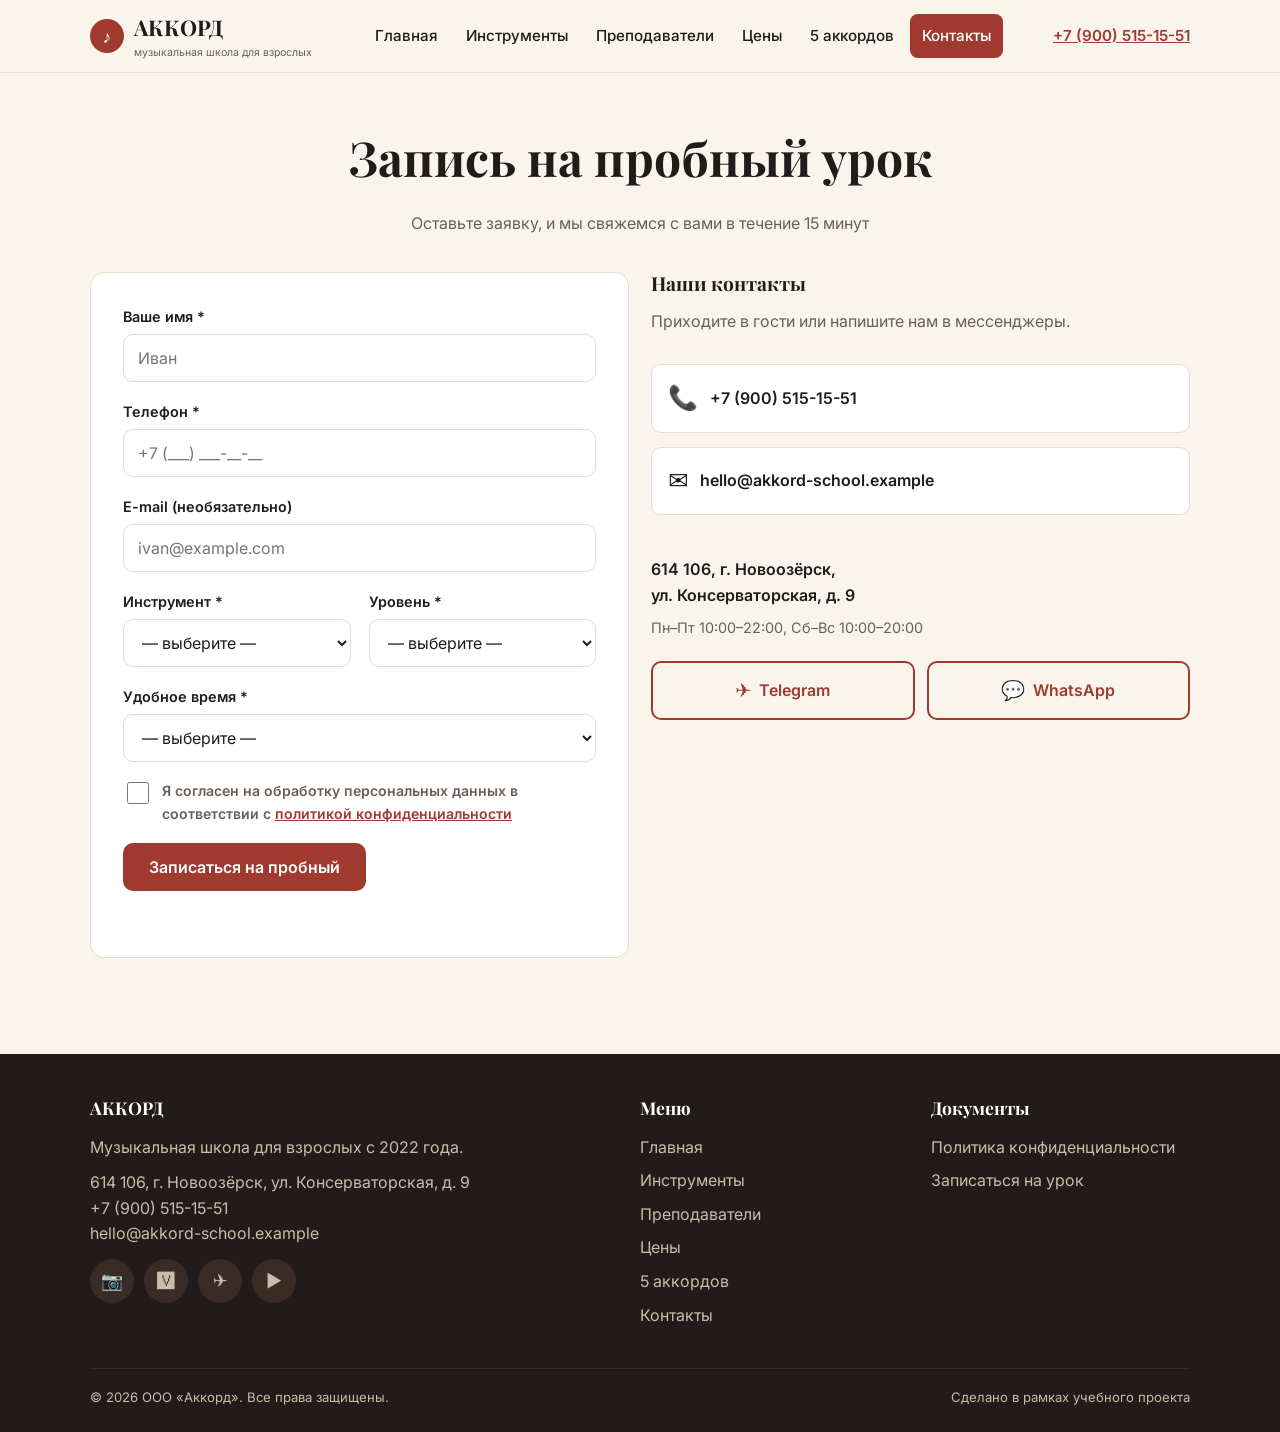
<file: muzykalnaya-shkola-akkord/contacts.html>
<!DOCTYPE html>
<html lang="ru">
<head>
  <meta charset="UTF-8">
  <meta name="viewport" content="width=device-width, initial-scale=1.0">
  <title>Контакты и запись — музыкальная школа «Аккорд»</title>
  <meta name="description" content="Запишитесь на бесплатный пробный урок в школу «Аккорд». Наш адрес, телефон и форма заявки.">
  <meta property="og:title" content="Запись на пробный урок — школа «Аккорд»">
  <meta property="og:description" content="Оставьте заявку, и мы свяжемся с вами в течение 15 минут.">
  <meta property="og:image" content="https://example.com/og-contacts.jpg">
  <link rel="icon" href="data:image/svg+xml,<svg xmlns='http://www.w3.org/2000/svg' viewBox='0 0 100 100'><circle cx='50' cy='50' r='48' fill='%23A03A2F'/><text x='50' y='68' font-size='60' text-anchor='middle' fill='white'>♪</text></svg>">
  <link rel="preconnect" href="https://fonts.googleapis.com">
  <link rel="preconnect" href="https://fonts.gstatic.com" crossorigin>
  <link href="https://fonts.googleapis.com/css2?family=Inter:wght@400;500;600;700&family=Playfair+Display:wght@600;700&display=swap" rel="stylesheet">
  <link rel="stylesheet" href="css/style.css">
  <script async src="https://www.googletagmanager.com/gtag/js?id=G-XXXXXXXXXX"></script>
  <script src="js/analytics.js"></script>
</head>
<body>

<header class="site-header">
  <div class="container header-inner">
    <a href="index.html" class="logo"><span class="note">♪</span><span>АККОРД<small>музыкальная школа для взрослых</small></span></a>
    <nav class="main-nav" id="mainNav">
      <ul>
        <li><a href="index.html">Главная</a></li>
        <li><a href="instruments.html">Инструменты</a></li>
        <li><a href="teachers.html">Преподаватели</a></li>
        <li><a href="prices.html">Цены</a></li>
        <li><a href="chords.html">5 аккордов</a></li>
        <li><a href="contacts.html" aria-current="page">Контакты</a></li>
      </ul>
    </nav>
    <a href="tel:+79005151551" class="header-phone">+7 (900) 515-15-51</a>
    <button class="burger" aria-label="Меню" onclick="document.getElementById('mainNav').classList.toggle('open')">☰</button>
  </div>
</header>

<section>
  <div class="container">
    <div class="section-title"><h1>Запись на пробный урок</h1><p>Оставьте заявку, и мы свяжемся с вами в течение 15 минут</p></div>
    
    <div class="grid grid-2">
      <!-- Форма -->
      <div class="card" style="padding: 32px;">
        <form id="lead-form" novalidate>
          <!-- Скрытые поля для аналитики -->
          <input type="hidden" name="request_id" value="">
          <input type="hidden" name="utm_source" value="">
          <input type="hidden" name="utm_medium" value="">
          <input type="hidden" name="utm_campaign" value="">
          <input type="hidden" name="utm_content" value="">

          <div class="form-grid">
            <div class="field full">
              <label for="name">Ваше имя *</label>
              <input type="text" id="name" name="name" placeholder="Иван" required>
              <div class="err-msg"></div>
            </div>
            <div class="field full">
              <label for="phone">Телефон *</label>
              <input type="tel" id="phone" name="phone" placeholder="+7 (___) ___-__-__" required>
              <div class="err-msg"></div>
            </div>
            <div class="field full">
              <label for="email">E-mail (необязательно)</label>
              <input type="email" id="email" name="email" placeholder="ivan@example.com">
              <div class="err-msg"></div>
            </div>
            <div class="field">
              <label for="instrument">Инструмент *</label>
              <select id="instrument" name="instrument" required>
                <option value="">— выберите —</option>
                <option value="guitar">Гитара</option>
                <option value="vocal">Вокал</option>
                <option value="piano">Фортепиано</option>
                <option value="drums">Барабаны</option>
                <option value="ukulele">Укулеле</option>
              </select>
              <div class="err-msg"></div>
            </div>
            <div class="field">
              <label for="level">Уровень *</label>
              <select id="level" name="level" required>
                <option value="">— выберите —</option>
                <option value="zero">С нуля</option>
                <option value="some">Играл(а) раньше</option>
                <option value="advanced">Продолжаю</option>
              </select>
              <div class="err-msg"></div>
            </div>
            <div class="field full">
              <label for="preferred_time">Удобное время *</label>
              <select id="preferred_time" name="preferred_time" required>
                <option value="">— выберите —</option>
                <option value="morning">Утро (10:00 – 13:00)</option>
                <option value="day">День (13:00 – 18:00)</option>
                <option value="evening">Вечер (18:00 – 22:00)</option>
                <option value="weekend">Выходные</option>
              </select>
              <div class="err-msg"></div>
            </div>
            
            <label class="checkbox">
              <input type="checkbox" name="consent" required>
              <span>Я согласен на обработку персональных данных в соответствии с <a href="privacy.html" target="_blank">политикой конфиденциальности</a></span>
            </label>
            <div class="err-msg" style="grid-column: 1/-1; margin-top:-10px; margin-bottom:10px;"></div>
            
            <button type="submit" class="btn btn-primary">Записаться на пробный</button>
            <div class="form-status"></div>
          </div>
        </form>
      </div>

      <!-- Контакты -->
      <div class="contact-row">
        <h3>Наши контакты</h3>
        <p style="color:var(--muted); margin-top:-10px;">Приходите в гости или напишите нам в мессенджеры.</p>
        
        <a href="tel:+79005151551" class="contact-link">
          <span style="font-size:1.5rem">📞</span> +7 (900) 515-15-51
        </a>
        <a href="mailto:hello@akkord-school.example" class="contact-link">
          <span style="font-size:1.5rem">✉️</span> hello@akkord-school.example
        </a>
        
        <div style="margin-top:12px">
          <p style="font-weight:600; margin-bottom:8px">614 106, г. Новоозёрск,<br>ул. Консерваторская, д. 9</p>
          <p style="color:var(--muted); font-size:0.9rem; margin:0">Пн–Пт 10:00–22:00, Сб–Вс 10:00–20:00</p>
        </div>

        <div class="messenger-btns">
          <a href="https://t.me/akkord_admin" class="btn btn-outline" data-messenger="telegram">
            <span style="font-size:1.2rem">✈️</span> Telegram
          </a>
          <a href="https://wa.me/79005151551" class="btn btn-outline" data-messenger="whatsapp">
            <span style="font-size:1.2rem">💬</span> WhatsApp
          </a>
        </div>
      </div>
    </div>
  </div>
</section>

<footer class="site-footer">
  <div class="container">
    <div class="footer-grid">
      <div>
        <h4>АККОРД</h4>
        <p style="margin:0 0 10px">Музыкальная школа для взрослых с 2022 года.</p>
        <p style="margin:0">614 106, г. Новоозёрск, ул. Консерваторская, д. 9<br>+7 (900) 515-15-51<br>hello@akkord-school.example</p>
        <div class="socials">
          <a href="https://instagram.com" target="_blank" rel="noopener" data-social="instagram" aria-label="Instagram">📷</a>
          <a href="https://vk.com" target="_blank" rel="noopener" data-social="vk" aria-label="ВКонтакте">🆅</a>
          <a href="https://t.me" target="_blank" rel="noopener" data-social="telegram" aria-label="Telegram">✈️</a>
          <a href="https://youtube.com" target="_blank" rel="noopener" data-social="youtube" aria-label="YouTube">▶️</a>
        </div>
      </div>
      <div>
        <h4>Меню</h4>
        <ul>
          <li><a href="index.html">Главная</a></li>
          <li><a href="instruments.html">Инструменты</a></li>
          <li><a href="teachers.html">Преподаватели</a></li>
          <li><a href="prices.html">Цены</a></li>
          <li><a href="chords.html">5 аккордов</a></li>
          <li><a href="contacts.html">Контакты</a></li>
        </ul>
      </div>
      <div>
        <h4>Документы</h4>
        <ul>
          <li><a href="privacy.html">Политика конфиденциальности</a></li>
          <li><a href="contacts.html">Записаться на урок</a></li>
        </ul>
      </div>
    </div>
    <div class="copyright">
      <span>© 2026 ООО «Аккорд». Все права защищены.</span>
      <span>Сделано в рамках учебного проекта</span>
    </div>
  </div>
</footer>

<!-- Подключаем скрипт формы -->
<script src="js/form.js"></script>
</body>
</html>
</file>
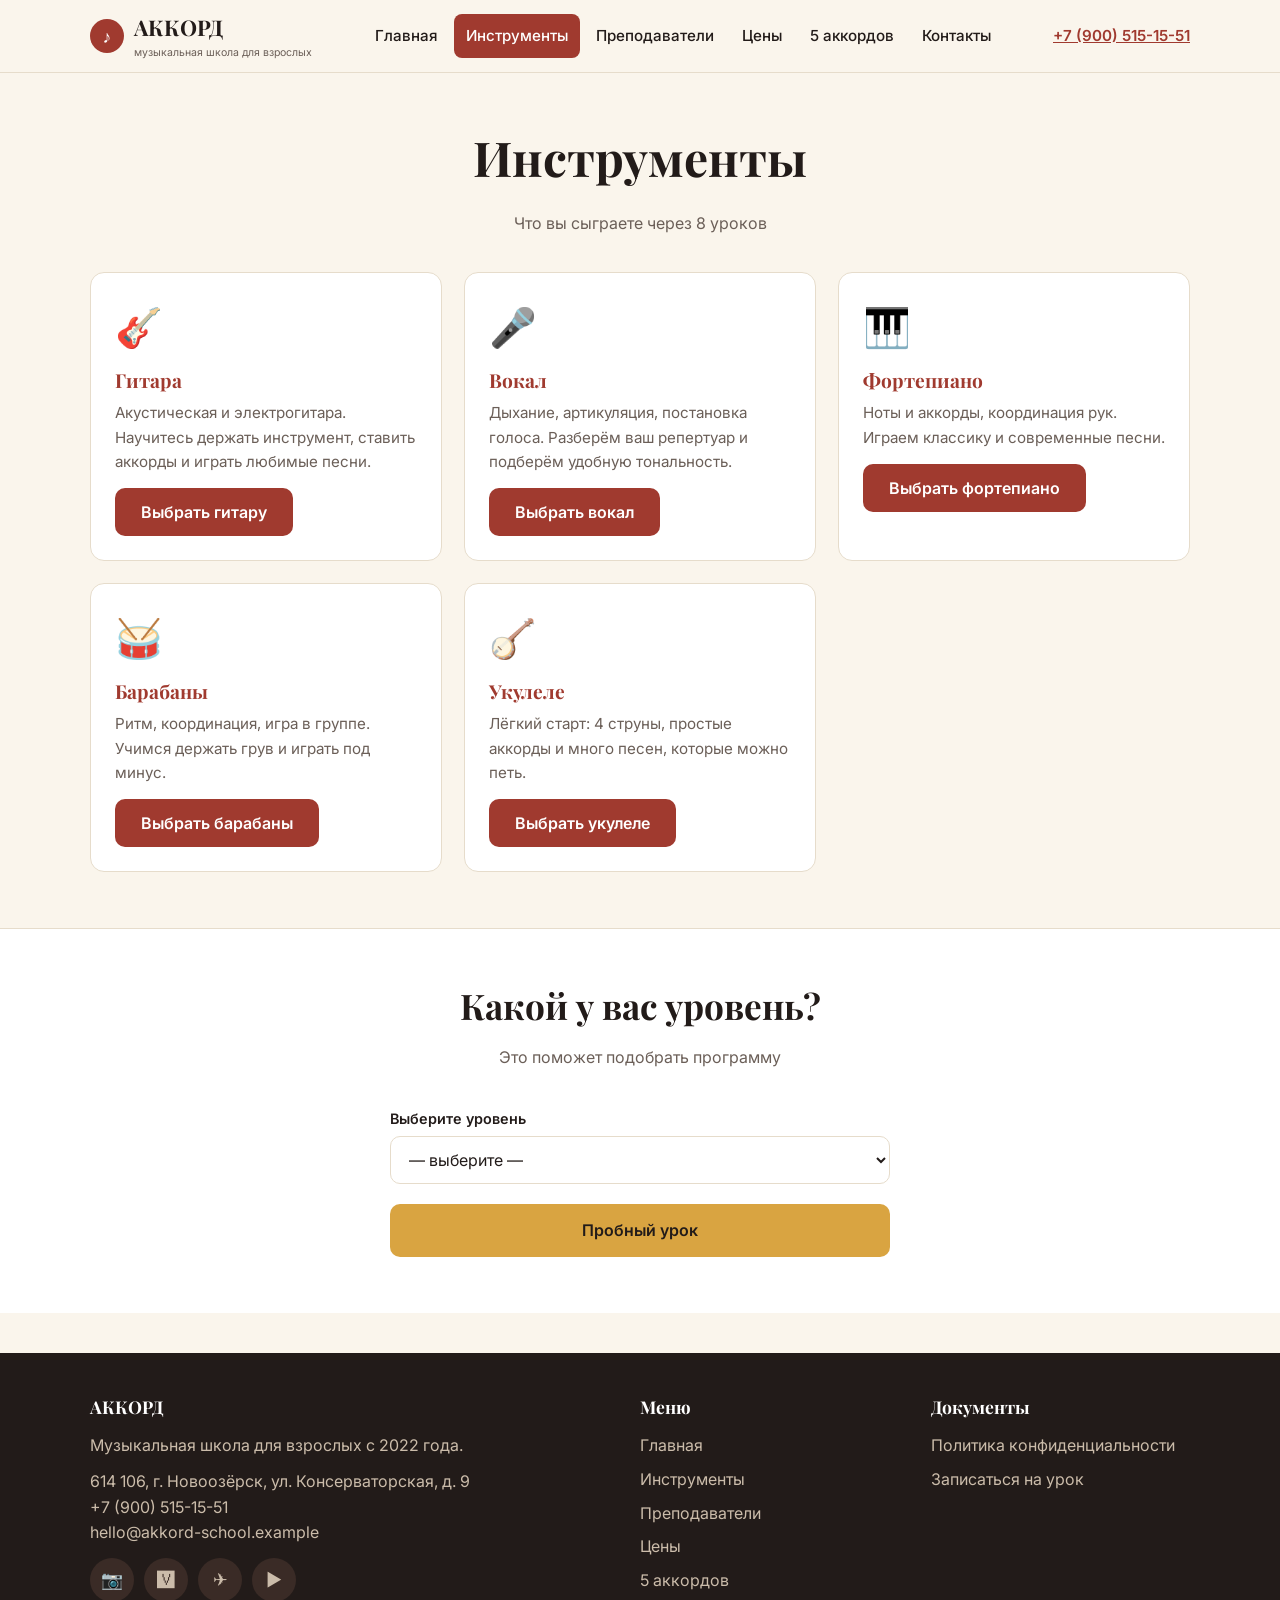
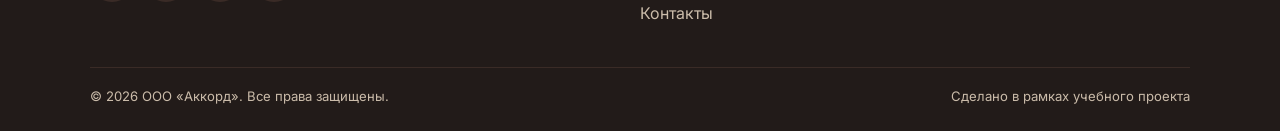
<file: muzykalnaya-shkola-akkord/instruments.html>
<!DOCTYPE html>
<html lang="ru">
<head>
  <meta charset="UTF-8">
  <meta name="viewport" content="width=device-width, initial-scale=1.0">
  <title>Инструменты — музыкальная школа «Аккорд»</title>
  <meta name="description" content="Обучение игре на гитаре, вокалу, фортепиано, барабанам и укулеле для взрослых. Выберите инструмент и уровень.">
  <meta property="og:title" content="Инструменты — школа «Аккорд»">
  <meta property="og:description" content="Гитара, вокал, фортепиано, барабаны, укулеле. Индивидуальные уроки для взрослых.">
  <meta property="og:image" content="https://example.com/og-instruments.jpg">
  <link rel="icon" href="data:image/svg+xml,<svg xmlns='http://www.w3.org/2000/svg' viewBox='0 0 100 100'><circle cx='50' cy='50' r='48' fill='%23A03A2F'/><text x='50' y='68' font-size='60' text-anchor='middle' fill='white'>♪</text></svg>">
  <link rel="preconnect" href="https://fonts.googleapis.com">
  <link rel="preconnect" href="https://fonts.gstatic.com" crossorigin>
  <link href="https://fonts.googleapis.com/css2?family=Inter:wght@400;500;600;700&family=Playfair+Display:wght@600;700&display=swap" rel="stylesheet">
  <link rel="stylesheet" href="css/style.css">
  <script async src="https://www.googletagmanager.com/gtag/js?id=G-XXXXXXXXXX"></script>
  <script src="js/analytics.js"></script>
</head>
<body>

<header class="site-header">
  <div class="container header-inner">
    <a href="index.html" class="logo"><span class="note">♪</span><span>АККОРД<small>музыкальная школа для взрослых</small></span></a>
    <nav class="main-nav" id="mainNav">
      <ul>
        <li><a href="index.html">Главная</a></li>
        <li><a href="instruments.html" aria-current="page">Инструменты</a></li>
        <li><a href="teachers.html">Преподаватели</a></li>
        <li><a href="prices.html">Цены</a></li>
        <li><a href="chords.html">5 аккордов</a></li>
        <li><a href="contacts.html">Контакты</a></li>
      </ul>
    </nav>
    <a href="tel:+79005151551" class="header-phone">+7 (900) 515-15-51</a>
    <button class="burger" aria-label="Меню" onclick="document.getElementById('mainNav').classList.toggle('open')">☰</button>
  </div>
</header>

<section>
  <div class="container">
    <div class="section-title"><h1>Инструменты</h1><p>Что вы сыграете через 8 уроков</p></div>
    <div class="grid grid-3">
      <div class="card" id="guitar">
        <div class="instrument-icon">🎸</div><h3>Гитара</h3>
        <p>Акустическая и электрогитара. Научитесь держать инструмент, ставить аккорды и играть любимые песни.</p>
        <button class="btn btn-primary" data-action="instrument_select" data-instrument="guitar" data-event="cta_click" data-button-name="guitar_card" data-page-section="instruments">Выбрать гитару</button>
      </div>
      <div class="card" id="vocal">
        <div class="instrument-icon">🎤</div><h3>Вокал</h3>
        <p>Дыхание, артикуляция, постановка голоса. Разберём ваш репертуар и подберём удобную тональность.</p>
        <button class="btn btn-primary" data-action="instrument_select" data-instrument="vocal" data-event="cta_click" data-button-name="vocal_card" data-page-section="instruments">Выбрать вокал</button>
      </div>
      <div class="card" id="piano">
        <div class="instrument-icon">🎹</div><h3>Фортепиано</h3>
        <p>Ноты и аккорды, координация рук. Играем классику и современные песни.</p>
        <button class="btn btn-primary" data-action="instrument_select" data-instrument="piano" data-event="cta_click" data-button-name="piano_card" data-page-section="instruments">Выбрать фортепиано</button>
      </div>
      <div class="card" id="drums">
        <div class="instrument-icon">🥁</div><h3>Барабаны</h3>
        <p>Ритм, координация, игра в группе. Учимся держать грув и играть под минус.</p>
        <button class="btn btn-primary" data-action="instrument_select" data-instrument="drums" data-event="cta_click" data-button-name="drums_card" data-page-section="instruments">Выбрать барабаны</button>
      </div>
      <div class="card" id="ukulele">
        <div class="instrument-icon">🪕</div><h3>Укулеле</h3>
        <p>Лёгкий старт: 4 струны, простые аккорды и много песен, которые можно петь.</p>
        <button class="btn btn-primary" data-action="instrument_select" data-instrument="ukulele" data-event="cta_click" data-button-name="ukulele_card" data-page-section="instruments">Выбрать укулеле</button>
      </div>
    </div>
  </div>
</section>

<section style="background:#fff;border-top:1px solid var(--line)">
  <div class="container">
    <div class="section-title"><h2>Какой у вас уровень?</h2><p>Это поможет подобрать программу</p></div>
    <div style="max-width:500px;margin:0 auto">
      <div class="field">
        <label for="level">Выберите уровень</label>
        <select name="level" id="level" data-action="level_select">
          <option value="">— выберите —</option>
          <option value="zero">С нуля</option>
          <option value="some">Играл(а) раньше</option>
          <option value="advanced">Продолжаю</option>
        </select>
      </div>
      <a href="contacts.html" class="btn btn-gold" style="width:100%;margin-top:20px" data-event="cta_click" data-button-name="level_trial" data-page-section="level">Пробный урок</a>
    </div>
  </div>
</section>

<footer class="site-footer">
  <div class="container">
    <div class="footer-grid">
      <div>
        <h4>АККОРД</h4>
        <p style="margin:0 0 10px">Музыкальная школа для взрослых с 2022 года.</p>
        <p style="margin:0">614 106, г. Новоозёрск, ул. Консерваторская, д. 9<br>+7 (900) 515-15-51<br>hello@akkord-school.example</p>
        <div class="socials">
          <a href="https://instagram.com" target="_blank" rel="noopener" data-social="instagram" aria-label="Instagram">📷</a>
          <a href="https://vk.com" target="_blank" rel="noopener" data-social="vk" aria-label="ВКонтакте">🆅</a>
          <a href="https://t.me" target="_blank" rel="noopener" data-social="telegram" aria-label="Telegram">✈️</a>
          <a href="https://youtube.com" target="_blank" rel="noopener" data-social="youtube" aria-label="YouTube">▶️</a>
        </div>
      </div>
      <div>
        <h4>Меню</h4>
        <ul>
          <li><a href="index.html">Главная</a></li>
          <li><a href="instruments.html">Инструменты</a></li>
          <li><a href="teachers.html">Преподаватели</a></li>
          <li><a href="prices.html">Цены</a></li>
          <li><a href="chords.html">5 аккордов</a></li>
          <li><a href="contacts.html">Контакты</a></li>
        </ul>
      </div>
      <div>
        <h4>Документы</h4>
        <ul>
          <li><a href="privacy.html">Политика конфиденциальности</a></li>
          <li><a href="contacts.html">Записаться на урок</a></li>
        </ul>
      </div>
    </div>
    <div class="copyright">
      <span>© 2026 ООО «Аккорд». Все права защищены.</span>
      <span>Сделано в рамках учебного проекта</span>
    </div>
  </div>
</footer>
</body>
</html>
</file>
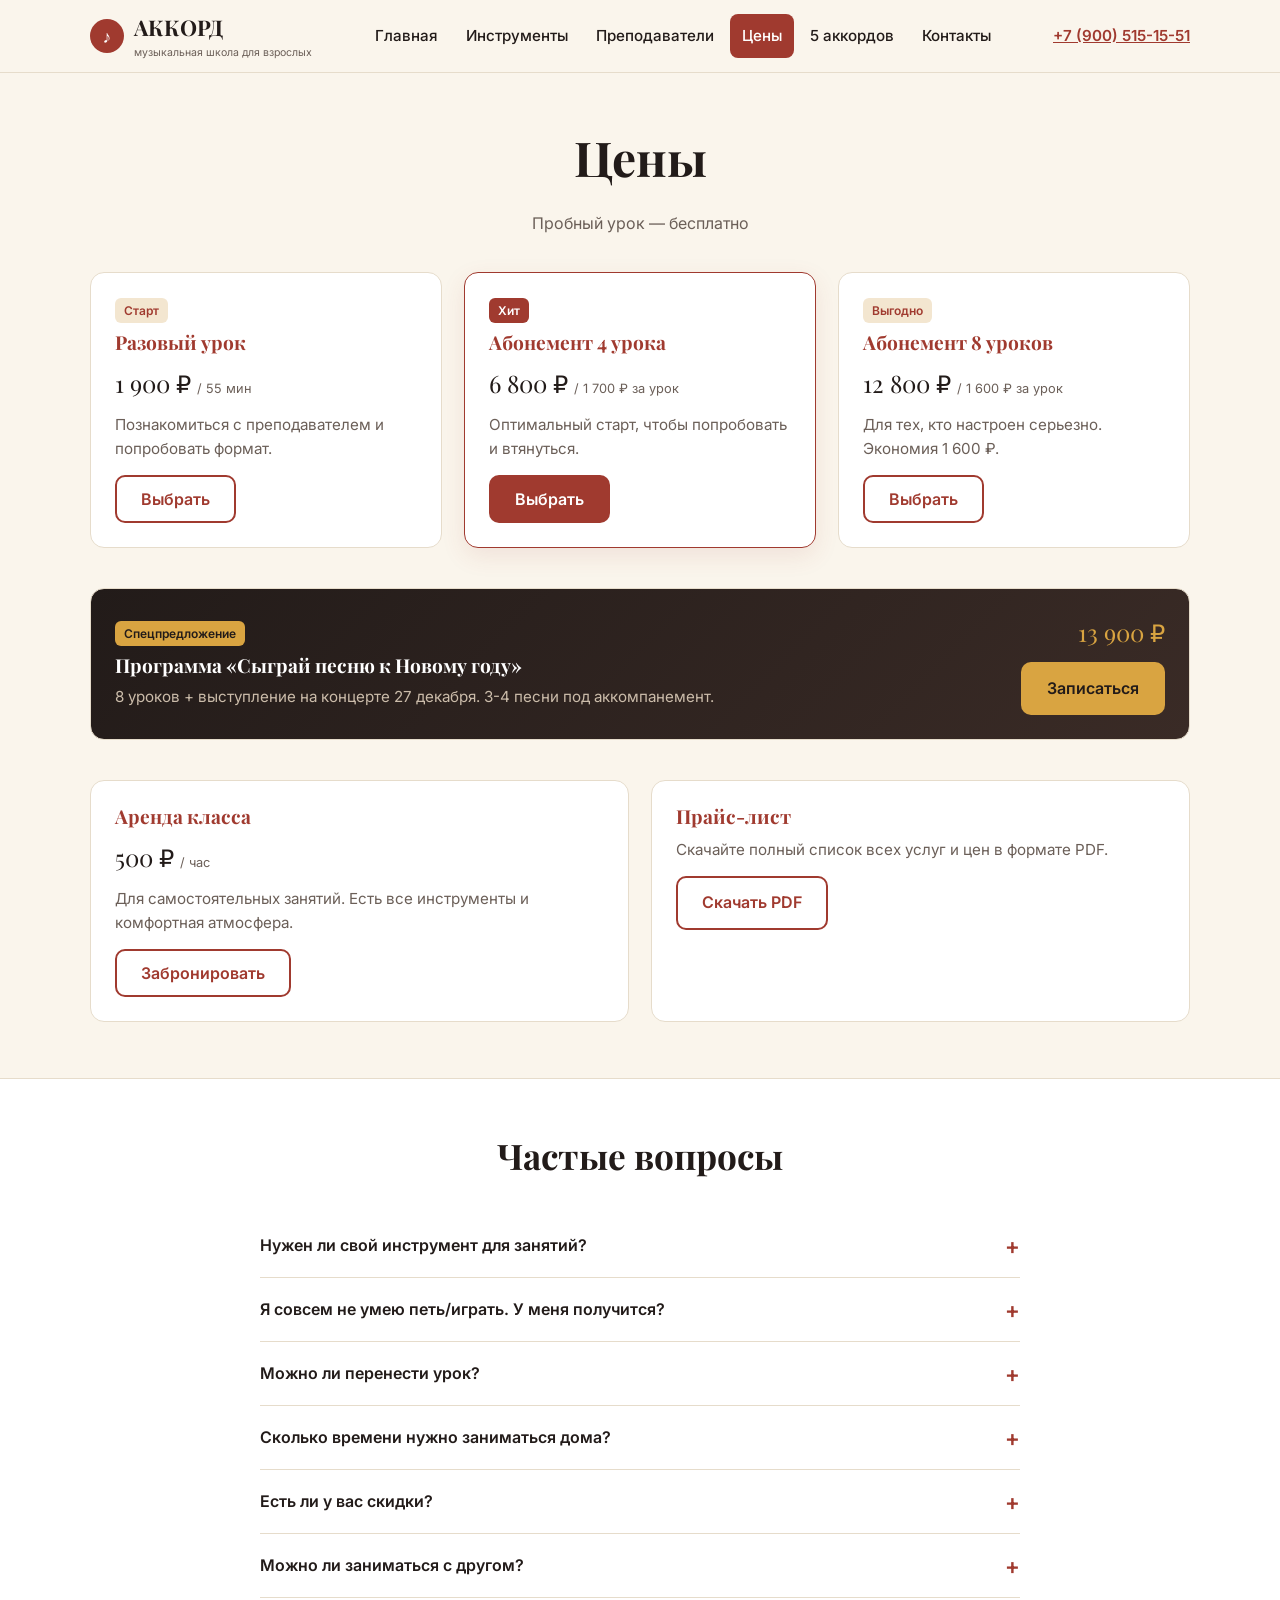
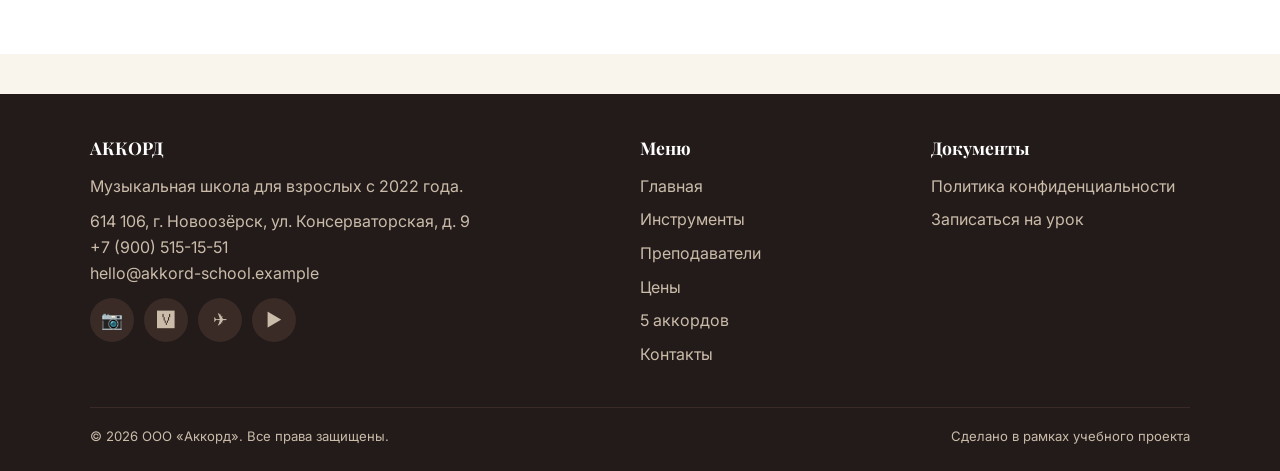
<file: muzykalnaya-shkola-akkord/prices.html>
<!DOCTYPE html>
<html lang="ru">
<head>
  <meta charset="UTF-8">
  <meta name="viewport" content="width=device-width, initial-scale=1.0">
  <title>Цены — музыкальная школа «Аккорд»</title>
  <meta name="description" content="Стоимость обучения в школе «Аккорд». Пробный урок бесплатно. Абонементы от 6800 рублей.">
  <meta property="og:title" content="Цены — школа «Аккорд»">
  <meta property="og:description" content="Пробный урок бесплатно. Абонементы на 4 и 8 уроков.">
  <meta property="og:image" content="https://example.com/og-prices.jpg">
  <link rel="icon" href="data:image/svg+xml,<svg xmlns='http://www.w3.org/2000/svg' viewBox='0 0 100 100'><circle cx='50' cy='50' r='48' fill='%23A03A2F'/><text x='50' y='68' font-size='60' text-anchor='middle' fill='white'>♪</text></svg>">
  <link rel="preconnect" href="https://fonts.googleapis.com">
  <link rel="preconnect" href="https://fonts.gstatic.com" crossorigin>
  <link href="https://fonts.googleapis.com/css2?family=Inter:wght@400;500;600;700&family=Playfair+Display:wght@600;700&display=swap" rel="stylesheet">
  <link rel="stylesheet" href="css/style.css">
  <script async src="https://www.googletagmanager.com/gtag/js?id=G-XXXXXXXXXX"></script>
  <script src="js/analytics.js"></script>
</head>
<body>

<header class="site-header">
  <div class="container header-inner">
    <a href="index.html" class="logo"><span class="note">♪</span><span>АККОРД<small>музыкальная школа для взрослых</small></span></a>
    <nav class="main-nav" id="mainNav">
      <ul>
        <li><a href="index.html">Главная</a></li>
        <li><a href="instruments.html">Инструменты</a></li>
        <li><a href="teachers.html">Преподаватели</a></li>
        <li><a href="prices.html" aria-current="page">Цены</a></li>
        <li><a href="chords.html">5 аккордов</a></li>
        <li><a href="contacts.html">Контакты</a></li>
      </ul>
    </nav>
    <a href="tel:+79005151551" class="header-phone">+7 (900) 515-15-51</a>
    <button class="burger" aria-label="Меню" onclick="document.getElementById('mainNav').classList.toggle('open')">☰</button>
  </div>
</header>

<section>
  <div class="container">
    <div class="section-title"><h1>Цены</h1><p>Пробный урок — бесплатно</p></div>
    
    <div class="grid grid-3" style="margin-bottom:40px">
      <div class="card">
        <span class="badge">Старт</span>
        <h3>Разовый урок</h3>
        <div class="price">1 900 ₽ <small>/ 55 мин</small></div>
        <p>Познакомиться с преподавателем и попробовать формат.</p>
        <button class="btn btn-outline" data-action="select_tariff" data-tariff="single" data-price="1900" data-event="cta_click" data-button-name="tariff_single" data-page-section="prices">Выбрать</button>
      </div>
      <div class="card" style="border-color:var(--bordo); box-shadow:0 8px 24px rgba(160,58,47,0.1)">
        <span class="badge" style="background:var(--bordo); color:#fff">Хит</span>
        <h3>Абонемент 4 урока</h3>
        <div class="price">6 800 ₽ <small>/ 1 700 ₽ за урок</small></div>
        <p>Оптимальный старт, чтобы попробовать и втянуться.</p>
        <button class="btn btn-primary" data-action="select_tariff" data-tariff="pack4" data-price="6800" data-event="cta_click" data-button-name="tariff_pack4" data-page-section="prices">Выбрать</button>
      </div>
      <div class="card">
        <span class="badge">Выгодно</span>
        <h3>Абонемент 8 уроков</h3>
        <div class="price">12 800 ₽ <small>/ 1 600 ₽ за урок</small></div>
        <p>Для тех, кто настроен серьезно. Экономия 1 600 ₽.</p>
        <button class="btn btn-outline" data-action="select_tariff" data-tariff="pack8" data-price="12800" data-event="cta_click" data-button-name="tariff_pack8" data-page-section="prices">Выбрать</button>
      </div>
    </div>

    <div class="card" style="background:linear-gradient(135deg,var(--dark) 0%,#3a2b26 100%); color:#fff; margin-bottom:40px; display:flex; justify-content:space-between; align-items:center; flex-wrap:wrap; gap:20px">
      <div>
        <span class="badge" style="background:var(--gold); color:var(--dark)">Спецпредложение</span>
        <h3 style="color:#fff; margin-bottom:8px">Программа «Сыграй песню к Новому году»</h3>
        <p style="color:#cbbcaa; margin:0">8 уроков + выступление на концерте 27 декабря. 3-4 песни под аккомпанемент.</p>
      </div>
      <div style="text-align:right">
        <div class="price" style="color:var(--gold); margin:0 0 10px">13 900 ₽</div>
        <a href="contacts.html" class="btn btn-gold" data-event="cta_click" data-button-name="tariff_ny" data-page-section="prices">Записаться</a>
      </div>
    </div>

    <div class="grid grid-2">
      <div class="card">
        <h3>Аренда класса</h3>
        <div class="price">500 ₽ <small>/ час</small></div>
        <p>Для самостоятельных занятий. Есть все инструменты и комфортная атмосфера.</p>
        <button class="btn btn-outline" data-event="cta_click" data-button-name="tariff_rent" data-page-section="prices">Забронировать</button>
      </div>
      <div class="card">
        <h3>Прайс-лист</h3>
        <p>Скачайте полный список всех услуг и цен в формате PDF.</p>
        <a href="#" class="btn btn-outline" data-event="file_download" data-file-name="price-list.pdf" download>Скачать PDF</a>
      </div>
    </div>
  </div>
</section>

<section style="background:#fff; border-top:1px solid var(--line)">
  <div class="container" style="max-width: 800px">
    <div class="section-title"><h2>Частые вопросы</h2></div>
    <div class="faq-list">
      <div class="faq-item">
        <button class="faq-q" data-q="1">Нужен ли свой инструмент для занятий? <span>+</span></button>
        <div class="faq-a"><p>Нет, на время урока мы предоставляем инструмент в классе. Для домашних занятий порекомендуем, что купить.</p></div>
      </div>
      <div class="faq-item">
        <button class="faq-q" data-q="2">Я совсем не умею петь/играть. У меня получится? <span>+</span></button>
        <div class="faq-a"><p>Конечно! 80% наших учеников приходят с нуля. Мы объясняем всё простым языком и не торопим.</p></div>
      </div>
      <div class="faq-item">
        <button class="faq-q" data-q="3">Можно ли перенести урок? <span>+</span></button>
        <div class="faq-a"><p>Да, вы можете перенести занятие, предупредив администратора не позднее чем за 4 часа до начала.</p></div>
      </div>
      <div class="faq-item">
        <button class="faq-q" data-q="4">Сколько времени нужно заниматься дома? <span>+</span></button>
        <div class="faq-a"><p>Для хорошего прогресса достаточно 15–20 минут в день. Главное — регулярность.</p></div>
      </div>
      <div class="faq-item">
        <button class="faq-q" data-q="5">Есть ли у вас скидки? <span>+</span></button>
        <div class="faq-a"><p>Да, выгоднее всего покупать абонементы. Также мы иногда запускаем акции для новых учеников.</p></div>
      </div>
      <div class="faq-item">
        <button class="faq-q" data-q="6">Можно ли заниматься с другом? <span>+</span></button>
        <div class="faq-a"><p>Наши уроки индивидуальные. Но у нас есть аренда класса, где вы можете заниматься вдвоем самостоятельно.</p></div>
      </div>
    </div>
  </div>
</section>

<footer class="site-footer">
  <div class="container">
    <div class="footer-grid">
      <div>
        <h4>АККОРД</h4>
        <p style="margin:0 0 10px">Музыкальная школа для взрослых с 2022 года.</p>
        <p style="margin:0">614 106, г. Новоозёрск, ул. Консерваторская, д. 9<br>+7 (900) 515-15-51<br>hello@akkord-school.example</p>
        <div class="socials">
          <a href="https://instagram.com" target="_blank" rel="noopener" data-social="instagram" aria-label="Instagram">📷</a>
          <a href="https://vk.com" target="_blank" rel="noopener" data-social="vk" aria-label="ВКонтакте">🆅</a>
          <a href="https://t.me" target="_blank" rel="noopener" data-social="telegram" aria-label="Telegram">✈️</a>
          <a href="https://youtube.com" target="_blank" rel="noopener" data-social="youtube" aria-label="YouTube">▶️</a>
        </div>
      </div>
      <div>
        <h4>Меню</h4>
        <ul>
          <li><a href="index.html">Главная</a></li>
          <li><a href="instruments.html">Инструменты</a></li>
          <li><a href="teachers.html">Преподаватели</a></li>
          <li><a href="prices.html">Цены</a></li>
          <li><a href="chords.html">5 аккордов</a></li>
          <li><a href="contacts.html">Контакты</a></li>
        </ul>
      </div>
      <div>
        <h4>Документы</h4>
        <ul>
          <li><a href="privacy.html">Политика конфиденциальности</a></li>
          <li><a href="contacts.html">Записаться на урок</a></li>
        </ul>
      </div>
    </div>
    <div class="copyright">
      <span>© 2026 ООО «Аккорд». Все права защищены.</span>
      <span>Сделано в рамках учебного проекта</span>
    </div>
  </div>
</footer>

<script>
// Скрипт для работы аккордеона FAQ
document.querySelectorAll('.faq-q').forEach(btn => {
  btn.addEventListener('click', () => {
    const item = btn.parentElement;
    const isOpen = item.classList.contains('open');
    document.querySelectorAll('.faq-item').forEach(i => i.classList.remove('open'));
    if (!isOpen) item.classList.add('open');
  });
});
</script>
</body>
</html>
</file>
<file: css/style.css>
:root{--bordo:#A03A2F;--cream:#FAF5EC;--dark:#221B19;--gold:#D9A441;--muted:#6b5f58;--line:#e6dccb;--white:#fff}
*{box-sizing:border-box}html{scroll-behavior:smooth}
body{margin:0;font-family:'Inter',system-ui,-apple-system,sans-serif;color:var(--dark);background:var(--cream);line-height:1.6;font-size:16px}
h1,h2,h3{font-family:'Playfair Display',Georgia,serif;line-height:1.2;margin:0 0 .5em}
h1{font-size:clamp(1.9rem,4vw,3rem)}h2{font-size:clamp(1.5rem,3vw,2.2rem)}h3{font-size:1.2rem}
a{color:var(--bordo)}img{max-width:100%;height:auto;display:block}
.container{max-width:1140px;margin:0 auto;padding:0 20px}section{padding:56px 0}
.section-title{text-align:center;margin-bottom:36px}.section-title p{color:var(--muted);margin:0}
.btn{display:inline-flex;align-items:center;justify-content:center;gap:8px;min-height:48px;min-width:44px;padding:12px 24px;border-radius:10px;font-weight:600;font-size:1rem;text-decoration:none;border:2px solid transparent;cursor:pointer;transition:.2s;font-family:inherit}
.btn-primary{background:var(--bordo);color:#fff}.btn-primary:hover{background:#873025}
.btn-outline{background:transparent;color:var(--bordo);border-color:var(--bordo)}.btn-outline:hover{background:var(--bordo);color:#fff}
.btn-gold{background:var(--gold);color:var(--dark)}.btn-gold:hover{background:#c4913a}
header.site-header{position:sticky;top:0;z-index:50;background:rgba(250,245,236,.97);border-bottom:1px solid var(--line);backdrop-filter:blur(6px)}
.header-inner{display:flex;align-items:center;justify-content:space-between;min-height:72px;gap:16px}
.logo{display:flex;align-items:center;gap:10px;font-family:'Playfair Display',serif;font-weight:700;font-size:1.35rem;color:var(--dark);text-decoration:none}
.logo .note{width:34px;height:34px;border-radius:50%;background:var(--bordo);color:#fff;display:grid;place-items:center;font-size:1.1rem}
.logo small{display:block;font-family:'Inter',sans-serif;font-size:.66rem;font-weight:400;color:var(--muted)}
nav.main-nav ul{list-style:none;display:flex;gap:4px;margin:0;padding:0;flex-wrap:wrap}
nav.main-nav a{display:block;padding:10px 12px;border-radius:8px;text-decoration:none;color:var(--dark);font-size:.95rem;font-weight:500;min-height:44px}
nav.main-nav a:hover{background:#efe5d4}nav.main-nav a[aria-current="page"]{background:var(--bordo);color:#fff}
.header-phone{white-space:nowrap;font-weight:600;font-size:.95rem}
.burger{display:none;background:none;border:0;font-size:1.6rem;cursor:pointer;min-width:44px;min-height:44px;color:var(--dark)}
.hero{background:linear-gradient(135deg,var(--dark) 0%,#3a2b26 100%);color:var(--cream);padding:70px 0}
.hero-grid{display:grid;grid-template-columns:1.2fr 1fr;gap:40px;align-items:center}
.hero h1{color:#fff;margin-bottom:20px}.hero p{font-size:1.1rem;color:#e8dcc9;margin:0 0 26px}
.hero .tag{display:inline-block;background:rgba(217,164,65,.18);color:var(--gold);padding:6px 14px;border-radius:30px;font-size:.82rem;font-weight:600;margin-bottom:18px}
.hero-stats{display:flex;gap:26px;margin-top:30px;flex-wrap:wrap}
.hero-stats b{display:block;font-family:'Playfair Display',serif;font-size:1.6rem;color:var(--gold)}
.hero-stats span{font-size:.82rem;color:#cbbcaa}
.hero-art{aspect-ratio:4/3;border-radius:18px;overflow:hidden;background:#4a3833;display:grid;place-items:center;font-size:5rem;border:1px solid #56413b}
.grid{display:grid;gap:22px}.grid-2{grid-template-columns:repeat(2,1fr)}.grid-3{grid-template-columns:repeat(3,1fr)}.grid-4{grid-template-columns:repeat(4,1fr)}
.card{background:var(--white);border:1px solid var(--line);border-radius:14px;padding:24px;transition:.2s}
.card:hover{box-shadow:0 8px 24px rgba(34,27,25,.08);transform:translateY(-2px)}
.card h3{margin-top:0;color:var(--bordo)}.card p{color:var(--muted);margin:0 0 14px;font-size:.95rem}
.card .price{font-family:'Playfair Display',serif;font-size:1.5rem;color:var(--dark);margin:10px 0}
.card .price small{font-size:.8rem;color:var(--muted);font-family:Inter,sans-serif}
.instrument-icon{font-size:2.4rem;margin-bottom:10px}
button.card{text-align:left;font-family:inherit;font-size:inherit;cursor:pointer;color:inherit}
.badge{display:inline-block;background:#f3e6d0;color:var(--bordo);border-radius:6px;padding:3px 9px;font-size:.75rem;font-weight:600;margin-bottom:8px}
.video-wrap{max-width:820px;margin:0 auto;border-radius:16px;overflow:hidden;box-shadow:0 12px 40px rgba(0,0,0,.15);background:#000}
.video-wrap video{width:100%;display:block}
.teacher .avatar{width:84px;height:84px;border-radius:50%;background:var(--gold);color:var(--dark);display:grid;place-items:center;font-size:2rem;font-weight:700;font-family:'Playfair Display',serif;margin-bottom:14px}
.teacher .role{color:var(--bordo);font-weight:600;font-size:.9rem}
.chord-card{display:flex;align-items:center;gap:18px;background:var(--white);border:1px solid var(--line);border-radius:14px;padding:18px}
.chord-card svg{flex-shrink:0}.chord-card .name{font-family:'Playfair Display',serif;font-size:1.5rem;font-weight:700;margin:0}
.chord-card .hint{font-size:.8rem;color:var(--muted);margin:2px 0 8px}
.songs-list{columns:2;column-gap:32px;list-style:none;padding:0;margin:0}
.songs-list li{padding:8px 0;border-bottom:1px dashed var(--line);break-inside:avoid}
.songs-list li span{color:var(--muted);font-size:.88rem}
.promo-box{background:var(--dark);color:var(--cream);border-radius:16px;padding:32px;text-align:center}
.promo-code{font-family:'Playfair Display',serif;font-size:2rem;color:var(--gold);letter-spacing:3px;margin:12px 0}
.faq-item{border-bottom:1px solid var(--line)}
.faq-q{width:100%;text-align:left;background:none;border:0;padding:18px 0;font-size:1rem;font-weight:600;cursor:pointer;display:flex;justify-content:space-between;align-items:center;gap:16px;font-family:inherit;color:var(--dark);min-height:44px}
.faq-a{max-height:0;overflow:hidden;transition:max-height .3s ease}.faq-a p{margin:0 0 18px;color:var(--muted)}
.faq-item.open .faq-a{max-height:400px}.faq-item.open .faq-q span{transform:rotate(45deg)}
.faq-q span{transition:.3s;font-size:1.4rem;color:var(--bordo)}
.form-grid{display:grid;grid-template-columns:1fr 1fr;gap:18px}
.field{display:flex;flex-direction:column;gap:6px}.field.full{grid-column:1/-1}
label{font-weight:600;font-size:.9rem}
input,select,textarea{font-family:inherit;font-size:1rem;padding:12px 14px;border:1.5px solid var(--line);border-radius:10px;background:#fff;color:var(--dark);min-height:48px;width:100%}
input:focus,select:focus,textarea:focus{outline:2px solid var(--gold);border-color:var(--gold)}
.field.error input,.field.error select{border-color:#c0392b;background:#fdf1ef}
.err-msg{color:#c0392b;font-size:.82rem;display:none}.field.error .err-msg{display:block}
.checkbox{display:flex;gap:10px;align-items:flex-start;font-size:.88rem;color:var(--muted);grid-column:1/-1}
.checkbox input{width:22px;height:22px;min-height:0;flex-shrink:0;margin-top:2px;accent-color:var(--bordo)}
form button[type=submit]{grid-column:1/-1;justify-self:start;min-width:220px}
form button[disabled]{opacity:.6;cursor:not-allowed}
.form-status{margin-top:16px;font-weight:600;grid-column:1/-1}.form-status.ok{color:#2e7d32}.form-status.fail{color:#c0392b}
.contact-row{display:flex;flex-direction:column;gap:14px}
.contact-link{display:flex;align-items:center;gap:12px;padding:14px 16px;background:#fff;border:1px solid var(--line);border-radius:10px;text-decoration:none;color:var(--dark);font-weight:600;min-height:56px}
.contact-link:hover{border-color:var(--bordo)}
.messenger-btns{display:flex;gap:12px;flex-wrap:wrap;margin-top:8px}.messenger-btns a{flex:1;min-width:150px}
footer.site-footer{background:var(--dark);color:#cbbcaa;padding:40px 0 24px;margin-top:40px}
.footer-grid{display:grid;grid-template-columns:2fr 1fr 1fr;gap:32px}
footer h4{color:#fff;font-family:'Playfair Display',serif;margin:0 0 12px;font-size:1.1rem}
footer a{color:#cbbcaa;text-decoration:none}footer a:hover{color:var(--gold)}
footer ul{list-style:none;padding:0;margin:0}footer li{margin-bottom:8px}
.socials{display:flex;gap:10px;margin-top:12px}
.socials a{width:44px;height:44px;border-radius:50%;background:#3a2b26;display:grid;place-items:center;font-size:1.1rem;transition:.2s}
.socials a:hover{background:var(--bordo)}
.copyright{margin-top:32px;padding-top:18px;border-top:1px solid #3a2b26;font-size:.82rem;display:flex;justify-content:space-between;flex-wrap:wrap;gap:8px}
.center-page{max-width:640px;margin:0 auto;text-align:center;padding:60px 20px}
.big-icon{font-size:4rem;margin-bottom:16px}
.thanks-num{display:inline-block;background:var(--cream);border:2px dashed var(--gold);border-radius:12px;padding:14px 28px;font-family:monospace;font-size:1.2rem;font-weight:700;color:var(--bordo);margin:18px 0}
.steps{counter-reset:step;list-style:none;padding:0;text-align:left;max-width:480px;margin:24px auto}
.steps li{counter-increment:step;position:relative;padding:0 0 20px 48px}
.steps li::before{content:counter(step);position:absolute;left:0;top:0;width:34px;height:34px;border-radius:50%;background:var(--bordo);color:#fff;display:grid;place-items:center;font-weight:700}
.steps li:not(:last-child)::after{content:"";position:absolute;left:16px;top:34px;bottom:0;width:2px;background:var(--line)}
@media (max-width:900px){.hero-grid{grid-template-columns:1fr}.hero-art{display:none}.grid-4{grid-template-columns:repeat(2,1fr)}.grid-3{grid-template-columns:repeat(2,1fr)}.footer-grid{grid-template-columns:1fr 1fr}}
@media (max-width:768px){.burger{display:block}.header-phone{display:none}nav.main-nav{position:absolute;top:72px;left:0;right:0;background:var(--cream);border-bottom:1px solid var(--line);display:none;padding:10px 20px}nav.main-nav.open{display:block}nav.main-nav ul{flex-direction:column}nav.main-nav a{padding:14px}.form-grid{grid-template-columns:1fr}.grid-2,.grid-3,.grid-4{grid-template-columns:1fr}.songs-list{columns:1}section{padding:40px 0}.footer-grid{grid-template-columns:1fr}}
</file>
<file: muzykalnaya-shkola-akkord/css/style.css>
:root{--bordo:#A03A2F;--cream:#FAF5EC;--dark:#221B19;--gold:#D9A441;--muted:#6b5f58;--line:#e6dccb;--white:#fff}
*{box-sizing:border-box}html{scroll-behavior:smooth}
body{margin:0;font-family:'Inter',system-ui,-apple-system,sans-serif;color:var(--dark);background:var(--cream);line-height:1.6;font-size:16px}
h1,h2,h3{font-family:'Playfair Display',Georgia,serif;line-height:1.2;margin:0 0 .5em}
h1{font-size:clamp(1.9rem,4vw,3rem)}h2{font-size:clamp(1.5rem,3vw,2.2rem)}h3{font-size:1.2rem}
a{color:var(--bordo)}img{max-width:100%;height:auto;display:block}
.container{max-width:1140px;margin:0 auto;padding:0 20px}section{padding:56px 0}
.section-title{text-align:center;margin-bottom:36px}.section-title p{color:var(--muted);margin:0}
.btn{display:inline-flex;align-items:center;justify-content:center;gap:8px;min-height:48px;min-width:44px;padding:12px 24px;border-radius:10px;font-weight:600;font-size:1rem;text-decoration:none;border:2px solid transparent;cursor:pointer;transition:.2s;font-family:inherit}
.btn-primary{background:var(--bordo);color:#fff}.btn-primary:hover{background:#873025}
.btn-outline{background:transparent;color:var(--bordo);border-color:var(--bordo)}.btn-outline:hover{background:var(--bordo);color:#fff}
.btn-gold{background:var(--gold);color:var(--dark)}.btn-gold:hover{background:#c4913a}
header.site-header{position:sticky;top:0;z-index:50;background:rgba(250,245,236,.97);border-bottom:1px solid var(--line);backdrop-filter:blur(6px)}
.header-inner{display:flex;align-items:center;justify-content:space-between;min-height:72px;gap:16px}
.logo{display:flex;align-items:center;gap:10px;font-family:'Playfair Display',serif;font-weight:700;font-size:1.35rem;color:var(--dark);text-decoration:none}
.logo .note{width:34px;height:34px;border-radius:50%;background:var(--bordo);color:#fff;display:grid;place-items:center;font-size:1.1rem}
.logo small{display:block;font-family:'Inter',sans-serif;font-size:.66rem;font-weight:400;color:var(--muted)}
nav.main-nav ul{list-style:none;display:flex;gap:4px;margin:0;padding:0;flex-wrap:wrap}
nav.main-nav a{display:block;padding:10px 12px;border-radius:8px;text-decoration:none;color:var(--dark);font-size:.95rem;font-weight:500;min-height:44px}
nav.main-nav a:hover{background:#efe5d4}nav.main-nav a[aria-current="page"]{background:var(--bordo);color:#fff}
.header-phone{white-space:nowrap;font-weight:600;font-size:.95rem}
.burger{display:none;background:none;border:0;font-size:1.6rem;cursor:pointer;min-width:44px;min-height:44px;color:var(--dark)}
.hero{background:linear-gradient(135deg,var(--dark) 0%,#3a2b26 100%);color:var(--cream);padding:70px 0}
.hero-grid{display:grid;grid-template-columns:1.2fr 1fr;gap:40px;align-items:center}
.hero h1{color:#fff;margin-bottom:20px}.hero p{font-size:1.1rem;color:#e8dcc9;margin:0 0 26px}
.hero .tag{display:inline-block;background:rgba(217,164,65,.18);color:var(--gold);padding:6px 14px;border-radius:30px;font-size:.82rem;font-weight:600;margin-bottom:18px}
.hero-stats{display:flex;gap:26px;margin-top:30px;flex-wrap:wrap}
.hero-stats b{display:block;font-family:'Playfair Display',serif;font-size:1.6rem;color:var(--gold)}
.hero-stats span{font-size:.82rem;color:#cbbcaa}
.hero-art{aspect-ratio:4/3;border-radius:18px;overflow:hidden;background:#4a3833;display:grid;place-items:center;font-size:5rem;border:1px solid #56413b}
.grid{display:grid;gap:22px}.grid-2{grid-template-columns:repeat(2,1fr)}.grid-3{grid-template-columns:repeat(3,1fr)}.grid-4{grid-template-columns:repeat(4,1fr)}
.card{background:var(--white);border:1px solid var(--line);border-radius:14px;padding:24px;transition:.2s}
.card:hover{box-shadow:0 8px 24px rgba(34,27,25,.08);transform:translateY(-2px)}
.card h3{margin-top:0;color:var(--bordo)}.card p{color:var(--muted);margin:0 0 14px;font-size:.95rem}
.card .price{font-family:'Playfair Display',serif;font-size:1.5rem;color:var(--dark);margin:10px 0}
.card .price small{font-size:.8rem;color:var(--muted);font-family:Inter,sans-serif}
.instrument-icon{font-size:2.4rem;margin-bottom:10px}
button.card{text-align:left;font-family:inherit;font-size:inherit;cursor:pointer;color:inherit}
.badge{display:inline-block;background:#f3e6d0;color:var(--bordo);border-radius:6px;padding:3px 9px;font-size:.75rem;font-weight:600;margin-bottom:8px}
.video-wrap{max-width:820px;margin:0 auto;border-radius:16px;overflow:hidden;box-shadow:0 12px 40px rgba(0,0,0,.15);background:#000}
.video-wrap video{width:100%;display:block}
.teacher .avatar{width:84px;height:84px;border-radius:50%;background:var(--gold);color:var(--dark);display:grid;place-items:center;font-size:2rem;font-weight:700;font-family:'Playfair Display',serif;margin-bottom:14px}
.teacher .role{color:var(--bordo);font-weight:600;font-size:.9rem}
.chord-card{display:flex;align-items:center;gap:18px;background:var(--white);border:1px solid var(--line);border-radius:14px;padding:18px}
.chord-card svg{flex-shrink:0}.chord-card .name{font-family:'Playfair Display',serif;font-size:1.5rem;font-weight:700;margin:0}
.chord-card .hint{font-size:.8rem;color:var(--muted);margin:2px 0 8px}
.songs-list{columns:2;column-gap:32px;list-style:none;padding:0;margin:0}
.songs-list li{padding:8px 0;border-bottom:1px dashed var(--line);break-inside:avoid}
.songs-list li span{color:var(--muted);font-size:.88rem}
.promo-box{background:var(--dark);color:var(--cream);border-radius:16px;padding:32px;text-align:center}
.promo-code{font-family:'Playfair Display',serif;font-size:2rem;color:var(--gold);letter-spacing:3px;margin:12px 0}
.faq-item{border-bottom:1px solid var(--line)}
.faq-q{width:100%;text-align:left;background:none;border:0;padding:18px 0;font-size:1rem;font-weight:600;cursor:pointer;display:flex;justify-content:space-between;align-items:center;gap:16px;font-family:inherit;color:var(--dark);min-height:44px}
.faq-a{max-height:0;overflow:hidden;transition:max-height .3s ease}.faq-a p{margin:0 0 18px;color:var(--muted)}
.faq-item.open .faq-a{max-height:400px}.faq-item.open .faq-q span{transform:rotate(45deg)}
.faq-q span{transition:.3s;font-size:1.4rem;color:var(--bordo)}
.form-grid{display:grid;grid-template-columns:1fr 1fr;gap:18px}
.field{display:flex;flex-direction:column;gap:6px}.field.full{grid-column:1/-1}
label{font-weight:600;font-size:.9rem}
input,select,textarea{font-family:inherit;font-size:1rem;padding:12px 14px;border:1.5px solid var(--line);border-radius:10px;background:#fff;color:var(--dark);min-height:48px;width:100%}
input:focus,select:focus,textarea:focus{outline:2px solid var(--gold);border-color:var(--gold)}
.field.error input,.field.error select{border-color:#c0392b;background:#fdf1ef}
.err-msg{color:#c0392b;font-size:.82rem;display:none}.field.error .err-msg{display:block}
.checkbox{display:flex;gap:10px;align-items:flex-start;font-size:.88rem;color:var(--muted);grid-column:1/-1}
.checkbox input{width:22px;height:22px;min-height:0;flex-shrink:0;margin-top:2px;accent-color:var(--bordo)}
form button[type=submit]{grid-column:1/-1;justify-self:start;min-width:220px}
form button[disabled]{opacity:.6;cursor:not-allowed}
.form-status{margin-top:16px;font-weight:600;grid-column:1/-1}.form-status.ok{color:#2e7d32}.form-status.fail{color:#c0392b}
.contact-row{display:flex;flex-direction:column;gap:14px}
.contact-link{display:flex;align-items:center;gap:12px;padding:14px 16px;background:#fff;border:1px solid var(--line);border-radius:10px;text-decoration:none;color:var(--dark);font-weight:600;min-height:56px}
.contact-link:hover{border-color:var(--bordo)}
.messenger-btns{display:flex;gap:12px;flex-wrap:wrap;margin-top:8px}.messenger-btns a{flex:1;min-width:150px}
footer.site-footer{background:var(--dark);color:#cbbcaa;padding:40px 0 24px;margin-top:40px}
.footer-grid{display:grid;grid-template-columns:2fr 1fr 1fr;gap:32px}
footer h4{color:#fff;font-family:'Playfair Display',serif;margin:0 0 12px;font-size:1.1rem}
footer a{color:#cbbcaa;text-decoration:none}footer a:hover{color:var(--gold)}
footer ul{list-style:none;padding:0;margin:0}footer li{margin-bottom:8px}
.socials{display:flex;gap:10px;margin-top:12px}
.socials a{width:44px;height:44px;border-radius:50%;background:#3a2b26;display:grid;place-items:center;font-size:1.1rem;transition:.2s}
.socials a:hover{background:var(--bordo)}
.copyright{margin-top:32px;padding-top:18px;border-top:1px solid #3a2b26;font-size:.82rem;display:flex;justify-content:space-between;flex-wrap:wrap;gap:8px}
.center-page{max-width:640px;margin:0 auto;text-align:center;padding:60px 20px}
.big-icon{font-size:4rem;margin-bottom:16px}
.thanks-num{display:inline-block;background:var(--cream);border:2px dashed var(--gold);border-radius:12px;padding:14px 28px;font-family:monospace;font-size:1.2rem;font-weight:700;color:var(--bordo);margin:18px 0}
.steps{counter-reset:step;list-style:none;padding:0;text-align:left;max-width:480px;margin:24px auto}
.steps li{counter-increment:step;position:relative;padding:0 0 20px 48px}
.steps li::before{content:counter(step);position:absolute;left:0;top:0;width:34px;height:34px;border-radius:50%;background:var(--bordo);color:#fff;display:grid;place-items:center;font-weight:700}
.steps li:not(:last-child)::after{content:"";position:absolute;left:16px;top:34px;bottom:0;width:2px;background:var(--line)}
@media (max-width:900px){.hero-grid{grid-template-columns:1fr}.hero-art{display:none}.grid-4{grid-template-columns:repeat(2,1fr)}.grid-3{grid-template-columns:repeat(2,1fr)}.footer-grid{grid-template-columns:1fr 1fr}}
@media (max-width:768px){.burger{display:block}.header-phone{display:none}nav.main-nav{position:absolute;top:72px;left:0;right:0;background:var(--cream);border-bottom:1px solid var(--line);display:none;padding:10px 20px}nav.main-nav.open{display:block}nav.main-nav ul{flex-direction:column}nav.main-nav a{padding:14px}.form-grid{grid-template-columns:1fr}.grid-2,.grid-3,.grid-4{grid-template-columns:1fr}.songs-list{columns:1}section{padding:40px 0}.footer-grid{grid-template-columns:1fr}}
</file>
